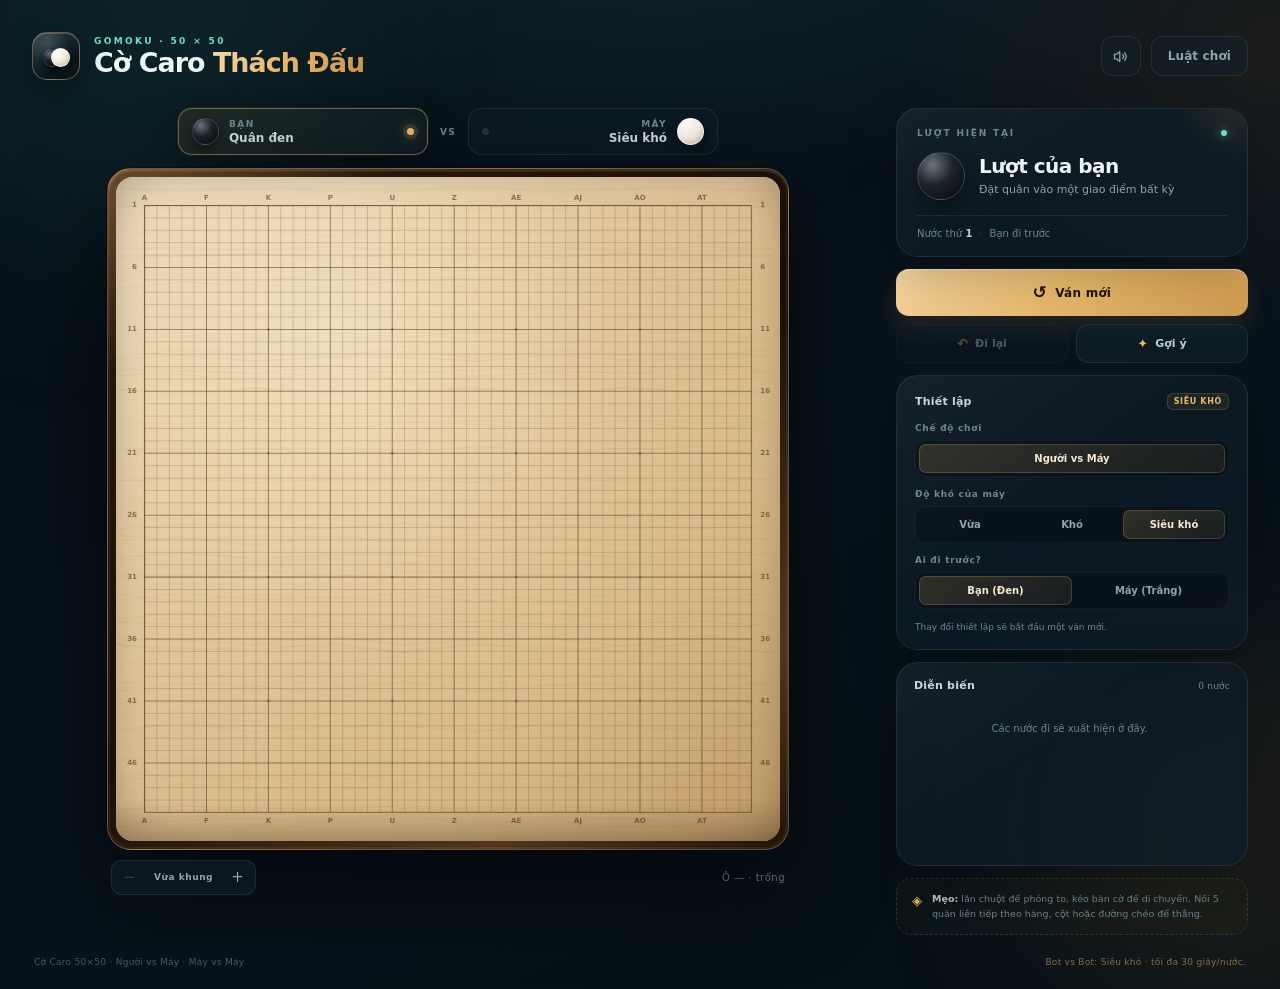
<file: index.html>
<!DOCTYPE html>
<html lang="vi">
<head>
  <meta charset="UTF-8">
  <meta name="viewport" content="width=device-width, initial-scale=1, viewport-fit=cover">
  <meta name="theme-color" content="#071018">
  <meta name="description" content="Cờ caro 50×50 — Người vs Máy hoặc 2 bot Siêu khó tự đấu, tối đa 30 giây mỗi nước.">
  <link rel="icon" href="data:image/svg+xml,%3Csvg xmlns='http://www.w3.org/2000/svg' viewBox='0 0 64 64'%3E%3Crect width='64' height='64' rx='14' fill='%230b1721'/%3E%3Ccircle cx='25' cy='32' r='12' fill='%23151b21' stroke='%23e8b86a' stroke-width='2'/%3E%3Ccircle cx='40' cy='32' r='12' fill='%23f3eadb' stroke='%23e8b86a' stroke-width='2'/%3E%3C/svg%3E">
  <title>Cờ Caro 50×50 — Đấu với máy &amp; Bot vs Bot</title>
  <style>
:root {
  --bg: #071018;
  --bg-soft: #0b1721;
  --panel: rgba(14, 29, 40, 0.72);
  --panel-solid: #0e1d28;
  --panel-2: rgba(20, 38, 50, 0.66);
  --border: rgba(214, 236, 237, 0.09);
  --border-strong: rgba(217, 239, 239, 0.16);
  --text: #edf5f4;
  --muted: #8ea4ad;
  --muted-2: #6f8790;
  --gold: #e8b86a;
  --gold-soft: #f5d9a6;
  --gold-deep: #ba8340;
  --teal: #6be0c5;
  --danger: #f08b7d;
  --shadow: 0 24px 70px rgba(0, 0, 0, 0.45);
  --radius: 22px;
  --font: "Segoe UI", "Be Vietnam Pro", "SF Pro Display", system-ui, -apple-system, sans-serif;
}

* { box-sizing: border-box; }
[hidden] { display: none !important; }

html { color-scheme: dark; }

body {
  margin: 0;
  min-height: 100dvh;
  font-family: var(--font);
  color: var(--text);
  background:
    radial-gradient(ellipse 80% 55% at 50% -15%, rgba(31, 83, 91, 0.34), transparent 62%),
    radial-gradient(ellipse 50% 45% at 100% 5%, rgba(119, 75, 35, 0.18), transparent 60%),
    linear-gradient(155deg, #071018 0%, #08131c 48%, #061016 100%);
  overflow-x: hidden;
  -webkit-font-smoothing: antialiased;
}

body::before {
  content: "";
  position: fixed;
  inset: 0;
  pointer-events: none;
  opacity: 0.38;
  background-image:
    linear-gradient(rgba(255, 255, 255, 0.025) 1px, transparent 1px),
    linear-gradient(90deg, rgba(255, 255, 255, 0.025) 1px, transparent 1px);
  background-size: 48px 48px;
  mask-image: radial-gradient(ellipse at 50% 20%, #000 0%, transparent 72%);
}

.ambient {
  position: fixed;
  border-radius: 999px;
  filter: blur(90px);
  pointer-events: none;
  z-index: 0;
}
.ambient-a {
  width: 420px; height: 420px;
  top: -180px; left: -100px;
  background: rgba(37, 120, 111, 0.17);
  animation: drift 18s ease-in-out infinite alternate;
}
.ambient-b {
  width: 380px; height: 380px;
  right: -140px; bottom: -120px;
  background: rgba(175, 115, 45, 0.12);
  animation: drift 22s ease-in-out infinite alternate-reverse;
}
@keyframes drift {
  from { transform: translate3d(0, 0, 0) scale(1); }
  to { transform: translate3d(30px, 24px, 0) scale(1.08); }
}

button, input { font: inherit; }
button { color: inherit; }
button:focus-visible, a:focus-visible {
  outline: 2px solid var(--gold);
  outline-offset: 3px;
}

.app {
  position: relative;
  z-index: 1;
  width: min(100%, 1360px);
  margin: 0 auto;
  padding: 26px 32px 22px;
}

/* ---------- Header ---------- */
.topbar {
  display: flex;
  align-items: center;
  justify-content: space-between;
  gap: 20px;
  min-height: 60px;
  margin-bottom: 22px;
  animation: rise 0.65s cubic-bezier(.2,.8,.2,1) both;
}
.brand {
  display: flex;
  align-items: center;
  gap: 14px;
  text-decoration: none;
  color: inherit;
  user-select: none;
}
.brand-mark {
  position: relative;
  width: 48px;
  height: 48px;
  flex: 0 0 auto;
  border-radius: 15px;
  background:
    radial-gradient(circle at 32% 22%, rgba(255,255,255,.14), transparent 42%),
    linear-gradient(145deg, #2a3f4a, #0b171e 66%);
  border: 1px solid rgba(232, 184, 106, 0.42);
  box-shadow: inset 0 1px 0 rgba(255,255,255,.18), 0 12px 30px rgba(0,0,0,.35);
}
.brand-mark::before,
.brand-mark::after {
  content: "";
  position: absolute;
  width: 17px;
  height: 17px;
  border-radius: 50%;
  top: 15px;
  box-shadow: 0 4px 8px rgba(0,0,0,.45);
}
.brand-mark::before {
  left: 10px;
  background: radial-gradient(circle at 34% 28%, #67727c, #1b2229 44%, #030506 100%);
  border: 1px solid rgba(255,255,255,.14);
}
.brand-mark::after {
  right: 9px;
  background: radial-gradient(circle at 32% 26%, #ffffff, #f3ebdd 50%, #b7aa96 100%);
  border: 1px solid rgba(255,255,255,.7);
}
.brand-kicker {
  display: block;
  font-size: 9px;
  font-weight: 700;
  letter-spacing: 0.26em;
  color: var(--teal);
  margin-bottom: 4px;
}
.brand-title {
  margin: 0;
  font-size: clamp(21px, 2.1vw, 28px);
  line-height: 1;
  font-weight: 650;
  letter-spacing: -0.035em;
}
.brand-title em {
  font-style: normal;
  background: linear-gradient(110deg, var(--gold-soft), var(--gold) 45%, #c99550);
  -webkit-background-clip: text;
  background-clip: text;
  color: transparent;
}
.top-actions { display: flex; align-items: center; gap: 10px; }
.icon-btn, .ghost-btn {
  border: 1px solid var(--border);
  background: rgba(17, 33, 43, 0.5);
  color: var(--muted);
  border-radius: 12px;
  height: 40px;
  cursor: pointer;
  transition: 0.2s ease;
  backdrop-filter: blur(10px);
}
.icon-btn {
  width: 40px;
  display: inline-grid;
  place-items: center;
}
.icon-btn svg { width: 17px; height: 17px; }
.ghost-btn {
  padding: 0 16px;
  font-size: 12px;
  font-weight: 600;
  letter-spacing: 0.01em;
}
.icon-btn:hover, .ghost-btn:hover {
  color: var(--text);
  border-color: var(--border-strong);
  background: rgba(28, 48, 60, 0.7);
  transform: translateY(-1px);
}
.icon-btn.sound-off { color: var(--muted-2); }

/* ---------- Layout ---------- */
.game-layout {
  display: grid;
  grid-template-columns: minmax(0, 1fr) 352px;
  gap: clamp(18px, 2.5vw, 32px);
  align-items: start;
}
.board-column { min-width: 0; }

.match-strip {
  display: flex;
  align-items: center;
  justify-content: center;
  gap: 12px;
  margin-bottom: 13px;
  animation: rise 0.6s 0.06s cubic-bezier(.2,.8,.2,1) both;
}
.player-card {
  min-width: 0;
  flex: 1 1 0;
  max-width: 250px;
  display: flex;
  align-items: center;
  gap: 10px;
  padding: 9px 13px;
  border-radius: 14px;
  background: rgba(13, 27, 37, 0.56);
  border: 1px solid var(--border);
  transition: 0.25s ease;
  backdrop-filter: blur(12px);
}
.player-card.ai { flex-direction: row-reverse; text-align: right; }
.player-card .label {
  display: block;
  font-size: 9px;
  font-weight: 700;
  letter-spacing: 0.16em;
  color: var(--muted-2);
  text-transform: uppercase;
  margin-bottom: 2px;
}
.player-card .name {
  display: block;
  font-size: 12px;
  font-weight: 600;
  color: #c7d8da;
  white-space: nowrap;
  overflow: hidden;
  text-overflow: ellipsis;
}
.player-card .turn-dot {
  width: 7px; height: 7px;
  border-radius: 50%;
  background: rgba(255,255,255,.12);
  margin-left: auto;
  flex: 0 0 auto;
  transition: 0.25s ease;
}
.player-card.ai .turn-dot { margin-left: 0; margin-right: auto; }
.player-card.active {
  border-color: rgba(232, 184, 106, 0.45);
  background: linear-gradient(135deg, rgba(50, 52, 39, 0.55), rgba(15, 32, 40, 0.72));
  box-shadow: 0 0 0 1px rgba(232,184,106,.08), 0 10px 30px rgba(0,0,0,.25);
}
.player-card.active .turn-dot {
  background: var(--gold);
  box-shadow: 0 0 0 4px rgba(232,184,106,.12), 0 0 14px rgba(232,184,106,.7);
  animation: blink 1.6s ease-in-out infinite;
}
.player-card.ai.active .turn-dot { background: var(--teal); box-shadow: 0 0 0 4px rgba(107,224,197,.12), 0 0 14px rgba(107,224,197,.65); }
.player-card .stone-icon {
  width: 27px; height: 27px;
  border-radius: 50%;
  flex: 0 0 auto;
  box-shadow: 0 4px 10px rgba(0,0,0,.4);
}
.stone-icon.black, .big-stone.black, .mini-stone.black, .turn-stone.black {
  background: radial-gradient(circle at 32% 26%, #6b757d, #1c232a 44%, #050709 100%);
  border: 1px solid rgba(255,255,255,.16);
}
.stone-icon.white, .big-stone.white, .mini-stone.white, .turn-stone.white {
  background: radial-gradient(circle at 32% 25%, #ffffff, #f4ecdf 52%, #bdb09e 100%);
  border: 1px solid rgba(255,255,255,.85);
}
.vs {
  font-size: 9px;
  font-weight: 800;
  letter-spacing: 0.15em;
  color: var(--muted-2);
  flex: 0 0 auto;
}

/* ---------- Board ---------- */
.board-shell {
  width: min(100%, 760px, calc(100dvh - 218px));
  margin: 0 auto;
  animation: rise 0.7s 0.11s cubic-bezier(.2,.8,.2,1) both;
}
.board-frame {
  --frame-pad: 8px;
  position: relative;
  width: 100%;
  aspect-ratio: 1 / 1;
  padding: var(--frame-pad);
  border-radius: 24px;
  background:
    linear-gradient(145deg, #7e5933 0%, #2a1a0e 18%, #1b110a 52%, #5d3d22 82%, #27170c 100%);
  border: 1px solid rgba(244, 206, 148, 0.32);
  box-shadow:
    0 34px 90px rgba(0, 0, 0, 0.55),
    0 3px 0 rgba(255, 221, 170, 0.08) inset,
    0 0 0 1px rgba(0, 0, 0, 0.35);
  isolation: isolate;
}
.board-frame::after {
  content: "";
  position: absolute;
  inset: 1px;
  border-radius: 23px;
  pointer-events: none;
  box-shadow: inset 0 0 0 1px rgba(255, 224, 174, 0.08), inset 0 0 40px rgba(0,0,0,.28);
}
#board {
  display: block;
  position: absolute;
  inset: var(--frame-pad);
  width: calc(100% - var(--frame-pad) * 2);
  height: calc(100% - var(--frame-pad) * 2);
  border-radius: 17px;
  touch-action: none;
  cursor: crosshair;
  background: #dcc096;
}
#board.thinking { cursor: progress; }
#board.game-over { cursor: default; }
#board.bot-mode { cursor: default; }
#board.bot-mode.thinking { cursor: progress; }
#board.grabbing { cursor: grabbing; }

.board-hover-info {
  position: absolute;
  top: 21px;
  left: 22px;
  padding: 5px 9px;
  font-size: 9px;
  font-weight: 600;
  letter-spacing: 0.05em;
  color: rgba(48, 32, 16, 0.72);
  background: rgba(255, 246, 226, 0.56);
  border: 1px solid rgba(73, 49, 26, 0.13);
  border-radius: 8px;
  backdrop-filter: blur(6px);
  pointer-events: none;
  opacity: 0;
  transform: translateY(-3px);
  transition: 0.2s ease;
  z-index: 2;
}
.board-hover-info.visible { opacity: 1; transform: translateY(0); }

.thinking-pill {
  position: absolute;
  top: 20px;
  right: 20px;
  z-index: 3;
  display: inline-flex;
  align-items: center;
  gap: 8px;
  height: 32px;
  padding: 0 12px;
  border-radius: 999px;
  font-size: 10px;
  font-weight: 600;
  color: #f7e7c8;
  background: rgba(14, 25, 31, 0.78);
  border: 1px solid rgba(232, 184, 106, 0.28);
  box-shadow: 0 8px 24px rgba(0,0,0,.3);
  backdrop-filter: blur(12px);
  opacity: 0;
  transform: translateY(-6px);
  pointer-events: none;
  transition: 0.25s ease;
}
.thinking-pill.show { opacity: 1; transform: translateY(0); }
.spinner {
  width: 11px; height: 11px;
  border-radius: 50%;
  border: 1.5px solid rgba(232,184,106,.25);
  border-top-color: var(--gold);
  animation: spin 0.8s linear infinite;
}
.thinking-pill .dots {
  color: var(--gold);
  letter-spacing: 0.08em;
  width: 13px;
  overflow: hidden;
  animation: dots 1.4s steps(4, end) infinite;
}

.board-tools {
  display: flex;
  align-items: center;
  justify-content: space-between;
  gap: 12px;
  margin-top: 10px;
  padding: 0 4px;
}
.zoom-group {
  display: flex;
  align-items: center;
  gap: 2px;
  background: rgba(15, 30, 40, 0.66);
  border: 1px solid var(--border);
  border-radius: 11px;
  padding: 3px;
  backdrop-filter: blur(10px);
}
.zoom-group button {
  border: 0;
  background: transparent;
  color: var(--muted);
  height: 27px;
  min-width: 29px;
  padding: 0 8px;
  border-radius: 8px;
  font-size: 15px;
  line-height: 1;
  cursor: pointer;
  transition: 0.18s ease;
}
.zoom-group button:nth-child(2) {
  font-size: 9px;
  font-weight: 700;
  letter-spacing: 0.06em;
  min-width: 68px;
}
.zoom-group button:hover:not(:disabled) { color: var(--text); background: rgba(255,255,255,.07); }
.zoom-group button:disabled { opacity: .3; cursor: default; }
.coord-readout {
  font-size: 10px;
  letter-spacing: 0.05em;
  color: var(--muted-2);
  font-variant-numeric: tabular-nums;
  min-width: 88px;
  text-align: right;
}

/* ---------- Side panel ---------- */
.side-column {
  display: flex;
  flex-direction: column;
  gap: 12px;
  animation: rise 0.7s 0.16s cubic-bezier(.2,.8,.2,1) both;
}
.glass {
  background:
    linear-gradient(145deg, rgba(255,255,255,0.035), transparent 42%),
    var(--panel);
  border: 1px solid var(--border);
  border-radius: var(--radius);
  box-shadow: 0 18px 50px rgba(0,0,0,.22);
  backdrop-filter: blur(18px);
}
.turn-panel { padding: 19px 20px 17px; position: relative; overflow: hidden; }
.turn-panel::before {
  content: "";
  position: absolute;
  width: 180px; height: 180px;
  right: -95px; top: -120px;
  background: radial-gradient(circle, rgba(232,184,106,.16), transparent 65%);
  pointer-events: none;
}
.turn-top {
  display: flex;
  justify-content: space-between;
  align-items: center;
  margin-bottom: 14px;
}
.eyebrow {
  font-size: 9px;
  font-weight: 750;
  letter-spacing: 0.2em;
  color: var(--muted-2);
}
.live-dot {
  width: 6px; height: 6px;
  border-radius: 50%;
  background: var(--teal);
  box-shadow: 0 0 10px rgba(107,224,197,.7);
  animation: blink 1.8s ease-in-out infinite;
}
.turn-main { display: flex; align-items: center; gap: 14px; }
.big-stone {
  width: 48px; height: 48px;
  flex: 0 0 auto;
  border-radius: 50%;
  box-shadow: 0 10px 22px rgba(0,0,0,.4);
  transition: 0.3s ease;
}
.big-stone.ai-turn {
  border-color: rgba(107,224,197,.5);
  box-shadow: 0 0 0 5px rgba(107,224,197,.07), 0 8px 30px rgba(0,0,0,.45), 0 0 24px rgba(107,224,197,.18);
}
.turn-main h2 {
  margin: 0 0 4px;
  font-size: 20px;
  line-height: 1.15;
  letter-spacing: -0.025em;
  font-weight: 650;
}
.turn-main p {
  margin: 0;
  font-size: 11px;
  color: var(--muted);
  line-height: 1.4;
}
.turn-meta {
  display: flex;
  align-items: center;
  gap: 7px;
  margin-top: 15px;
  padding-top: 12px;
  border-top: 1px solid var(--border);
  font-size: 10px;
  color: var(--muted-2);
  font-variant-numeric: tabular-nums;
}
.turn-meta strong { color: #c7d6d7; font-weight: 650; }
.turn-meta .sep { opacity: .45; }

.think-limit {
  margin-top: 11px;
  padding-top: 10px;
  border-top: 1px solid var(--border);
}
.think-limit-head {
  display: flex;
  align-items: center;
  justify-content: space-between;
  gap: 10px;
  margin-bottom: 7px;
  font-size: 9px;
  color: var(--muted-2);
  font-variant-numeric: tabular-nums;
}
.think-limit-head span:last-child { color: var(--gold); font-weight: 650; }
.think-track {
  height: 4px;
  border-radius: 99px;
  overflow: hidden;
  background: rgba(255, 255, 255, .06);
  box-shadow: inset 0 1px 2px rgba(0,0,0,.25);
}
.think-track span {
  display: block;
  width: 0%;
  height: 100%;
  border-radius: inherit;
  background: linear-gradient(90deg, #8fcfc1, var(--gold));
  box-shadow: 0 0 10px rgba(232,184,106,.35);
  transition: width .12s linear;
}

.actions-panel { display: flex; flex-direction: column; gap: 8px; }
.primary, .soft {
  border: 0;
  border-radius: 13px;
  cursor: pointer;
  transition: 0.2s ease;
  font-weight: 650;
}
.primary {
  color: #1e170b;
  background: linear-gradient(135deg, #f4d5a0, #e8b86a 48%, #cf9a52);
  box-shadow: 0 10px 24px rgba(186, 131, 64, 0.18), inset 0 1px 0 rgba(255,255,255,.45);
}
.primary:hover { transform: translateY(-1px); box-shadow: 0 14px 30px rgba(186,131,64,.25), inset 0 1px 0 rgba(255,255,255,.5); }
.primary:active, .soft:active { transform: translateY(0) scale(.99); }
.primary.big {
  height: 47px;
  font-size: 12px;
  letter-spacing: 0.02em;
  display: flex;
  align-items: center;
  justify-content: center;
  gap: 8px;
}
.primary.big span { font-size: 17px; line-height: 1; }
.action-row { display: grid; grid-template-columns: 1fr 1fr; gap: 8px; }
.soft {
  height: 39px;
  font-size: 11px;
  color: #c0d0d2;
  background: rgba(17, 33, 43, 0.64);
  border: 1px solid var(--border);
  display: flex;
  align-items: center;
  justify-content: center;
  gap: 7px;
}
.soft span { color: var(--gold); font-size: 13px; }
.soft:hover:not(:disabled) { background: rgba(27, 47, 59, 0.8); border-color: var(--border-strong); transform: translateY(-1px); }
.soft:disabled { opacity: .36; cursor: not-allowed; }
.soft.pause-btn {
  border-color: rgba(107, 224, 197, .18);
  color: #cfe8e0;
}
.soft.pause-btn #pauseIcon { color: var(--teal); }
.soft.pause-btn.is-paused {
  color: #f7e8ce;
  border-color: rgba(232, 184, 106, .35);
  background: linear-gradient(135deg, rgba(232,184,106,.15), rgba(17,33,43,.7));
}
.soft.pause-btn.is-paused #pauseIcon,
.soft.pause-btn.is-paused #pauseLabel { color: var(--gold); }

.settings-card { padding: 17px 18px 15px; }
.card-heading {
  display: flex;
  align-items: center;
  justify-content: space-between;
  gap: 10px;
  font-size: 11px;
  font-weight: 700;
  letter-spacing: 0.02em;
  color: #c7d8d9;
  margin-bottom: 13px;
}
.mini-badge {
  font-size: 8px;
  font-weight: 750;
  letter-spacing: 0.08em;
  color: var(--gold);
  background: rgba(232,184,106,.08);
  border: 1px solid rgba(232,184,106,.18);
  border-radius: 6px;
  padding: 3px 6px;
}
.field-label {
  display: block;
  font-size: 9px;
  font-weight: 650;
  letter-spacing: 0.08em;
  color: var(--muted-2);
  margin: 0 0 7px;
}
.segmented {
  display: grid;
  grid-auto-columns: 1fr;
  grid-auto-flow: column;
  padding: 3px;
  border-radius: 10px;
  background: rgba(3, 10, 14, 0.36);
  border: 1px solid rgba(255,255,255,.045);
  margin-bottom: 12px;
}
.segmented button {
  border: 0;
  background: transparent;
  color: var(--muted);
  height: 29px;
  border-radius: 7px;
  font-size: 10px;
  font-weight: 600;
  cursor: pointer;
  transition: 0.18s ease;
  white-space: nowrap;
}
.segmented button:hover { color: var(--text); }
.segmented button.active {
  color: #f5e8ce;
  background: linear-gradient(145deg, rgba(232,184,106,.18), rgba(232,184,106,.07));
  box-shadow: inset 0 0 0 1px rgba(232,184,106,.22);
}
.setting-note {
  margin: 2px 0 0;
  font-size: 9px;
  line-height: 1.45;
  color: var(--muted-2);
}
.bot-config {
  margin: 0 0 12px;
  padding: 10px;
  border-radius: 11px;
  background: linear-gradient(135deg, rgba(107, 224, 197, .055), rgba(232, 184, 106, .035));
  border: 1px solid rgba(107, 224, 197, .1);
}
.bot-config-row {
  display: flex;
  flex-wrap: wrap;
  gap: 6px;
}
.bot-pill {
  display: inline-flex;
  align-items: center;
  gap: 5px;
  padding: 5px 7px;
  border-radius: 7px;
  background: rgba(3, 10, 14, .32);
  border: 1px solid rgba(255,255,255,.055);
  font-size: 8.5px;
  font-weight: 650;
  color: #c8dada;
  white-space: nowrap;
}
.bot-pill .mini-stone { width: 8px; height: 8px; }
.bot-pill b {
  color: var(--gold);
  font-size: 8px;
  font-weight: 700;
}
.bot-time-note {
  display: flex;
  align-items: center;
  gap: 6px;
  margin: 9px 0 0;
  padding-top: 8px;
  border-top: 1px solid rgba(255,255,255,.055);
  font-size: 9px;
  color: var(--muted-2);
}
.bot-time-note span { color: var(--teal); font-size: 11px; }
.bot-time-note strong { color: #e8d4b3; font-weight: 650; }

.history-card { padding: 16px 17px 12px; }
.history-count { font-size: 9px; font-weight: 500; color: var(--muted-2); }
.history-list {
  height: 148px;
  overflow-y: auto;
  overscroll-behavior: contain;
  padding-right: 5px;
  scrollbar-width: thin;
  scrollbar-color: rgba(255,255,255,.12) transparent;
}
.history-list::-webkit-scrollbar { width: 5px; }
.history-list::-webkit-scrollbar-thumb { background: rgba(255,255,255,.12); border-radius: 10px; }
.empty-note {
  margin: 16px 0;
  text-align: center;
  font-size: 10px;
  line-height: 1.5;
  color: var(--muted-2);
}
.history-item {
  display: flex;
  align-items: center;
  gap: 8px;
  height: 28px;
  padding: 0 6px;
  border-radius: 7px;
  font-size: 10px;
  color: var(--muted);
  border: 1px solid transparent;
}
.history-item.latest {
  background: rgba(255,255,255,.04);
  border-color: rgba(255,255,255,.04);
  color: #dce8e8;
}
.move-no {
  width: 18px;
  text-align: right;
  font-variant-numeric: tabular-nums;
  color: var(--muted-2);
  font-size: 9px;
}
.mini-stone { width: 10px; height: 10px; border-radius: 50%; flex: 0 0 auto; }
.move-coord { font-weight: 650; color: #d3e0e1; letter-spacing: 0.02em; min-width: 31px; }
.move-who { color: var(--muted-2); font-size: 9px; margin-left: auto; }
.move-tag {
  font-size: 7px;
  font-weight: 750;
  letter-spacing: 0.05em;
  color: var(--teal);
  background: rgba(107,224,197,.08);
  border: 1px solid rgba(107,224,197,.15);
  border-radius: 4px;
  padding: 2px 4px;
}

.tip-card {
  display: flex;
  gap: 10px;
  padding: 13px 15px;
  border-radius: 15px;
  border: 1px dashed rgba(232,184,106,.17);
  background: rgba(232,184,106,.025);
}
.tip-icon { color: var(--gold); font-size: 13px; line-height: 1.4; }
.tip-card p {
  margin: 0;
  font-size: 9.5px;
  line-height: 1.55;
  color: var(--muted-2);
}
.tip-card strong { color: #b9c9ca; font-weight: 650; }

/* ---------- Result overlay ---------- */
.result-overlay {
  position: absolute;
  inset: var(--frame-pad);
  border-radius: 17px;
  display: grid;
  place-items: center;
  padding: 22px;
  background: rgba(4, 11, 15, 0.52);
  backdrop-filter: blur(7px);
  z-index: 5;
  animation: fade 0.35s ease both;
}
.result-card {
  width: min(100%, 360px);
  padding: 26px 26px 23px;
  text-align: center;
  border-radius: 22px;
  background:
    radial-gradient(circle at 50% 0%, rgba(232,184,106,.13), transparent 56%),
    linear-gradient(155deg, rgba(20, 38, 47, .98), rgba(8, 20, 27, .98));
  border: 1px solid rgba(232, 184, 106, 0.24);
  box-shadow: 0 28px 70px rgba(0,0,0,.55), inset 0 1px 0 rgba(255,255,255,.07);
  animation: pop 0.42s cubic-bezier(.2,.9,.25,1.2) both;
}
.result-kicker {
  font-size: 9px;
  font-weight: 750;
  letter-spacing: 0.22em;
  color: var(--muted-2);
  text-transform: uppercase;
  margin-bottom: 8px;
}
.result-card h2 {
  margin: 0 0 7px;
  font-size: clamp(26px, 4vw, 36px);
  font-weight: 680;
  letter-spacing: -0.045em;
  line-height: 1.05;
  background: linear-gradient(110deg, #f9e6c4, var(--gold) 48%, #c58d45);
  -webkit-background-clip: text;
  background-clip: text;
  color: transparent;
}
.result-card.lose h2 {
  background: linear-gradient(110deg, #e6f4f1, #91cbbf 55%, #558d84);
  -webkit-background-clip: text;
  background-clip: text;
}
.result-card p {
  margin: 0 auto 20px;
  max-width: 270px;
  font-size: 11px;
  line-height: 1.6;
  color: var(--muted);
}
.result-actions { display: grid; grid-template-columns: 1fr 1fr; gap: 8px; }
.result-actions button {
  height: 40px;
  border-radius: 10px;
  font-size: 10px;
  font-weight: 650;
  cursor: pointer;
}
.result-actions .primary { border: 0; }
.result-actions .ghost {
  background: rgba(255,255,255,.04);
  border: 1px solid var(--border);
  color: #c4d4d5;
}
.result-actions .ghost:hover { background: rgba(255,255,255,.08); }

/* ---------- Modal / toast ---------- */
.modal {
  position: fixed;
  inset: 0;
  z-index: 20;
  display: grid;
  place-items: center;
  padding: 22px;
  background: rgba(2, 8, 11, 0.72);
  backdrop-filter: blur(9px);
  animation: fade 0.25s ease both;
}
.modal-card {
  position: relative;
  width: min(100%, 520px);
  max-height: min(86dvh, 700px);
  overflow-y: auto;
  padding: 30px;
  border-radius: 24px;
  background:
    radial-gradient(circle at 100% 0%, rgba(232,184,106,.08), transparent 40%),
    linear-gradient(155deg, #11232e, #0a171f);
  border: 1px solid rgba(214,235,236,.12);
  box-shadow: 0 40px 100px rgba(0,0,0,.6);
  animation: pop 0.35s cubic-bezier(.2,.9,.25,1.1) both;
}
.modal-close {
  position: absolute;
  right: 15px; top: 15px;
  width: 31px; height: 31px;
  border-radius: 9px;
  border: 1px solid var(--border);
  background: rgba(255,255,255,.03);
  color: var(--muted);
  cursor: pointer;
  font-size: 17px;
  line-height: 1;
}
.modal-close:hover { color: var(--text); background: rgba(255,255,255,.07); }
.modal h2 {
  margin: 0 0 6px;
  font-size: 25px;
  letter-spacing: -0.035em;
  font-weight: 650;
}
.modal .modal-kicker {
  margin: 0 0 17px;
  font-size: 9px;
  font-weight: 750;
  letter-spacing: 0.2em;
  color: var(--teal);
}
.rule-list { display: grid; gap: 10px; margin: 19px 0 22px; }
.rule-item {
  display: flex;
  gap: 11px;
  padding: 11px 12px;
  border-radius: 11px;
  background: rgba(255,255,255,.025);
  border: 1px solid rgba(255,255,255,.05);
}
.rule-num {
  flex: 0 0 auto;
  width: 20px; height: 20px;
  display: grid;
  place-items: center;
  border-radius: 6px;
  color: var(--gold);
  font-size: 9px;
  font-weight: 750;
  background: rgba(232,184,106,.08);
  border: 1px solid rgba(232,184,106,.16);
}
.rule-item p { margin: 0; font-size: 11px; line-height: 1.55; color: var(--muted); }
.rule-item strong { color: #d8e5e5; font-weight: 600; }
.modal-footer { display: flex; justify-content: flex-end; }
.modal-footer button { height: 38px; padding: 0 20px; border-radius: 10px; font-size: 11px; }

.toast {
  position: fixed;
  left: 50%;
  bottom: 26px;
  z-index: 30;
  transform: translate(-50%, 16px);
  padding: 10px 16px;
  border-radius: 10px;
  color: #dce9e8;
  background: rgba(12, 27, 35, 0.94);
  border: 1px solid rgba(232,184,106,.21);
  box-shadow: 0 16px 40px rgba(0,0,0,.45);
  font-size: 10.5px;
  line-height: 1.4;
  opacity: 0;
  pointer-events: none;
  transition: 0.28s ease;
  max-width: min(90vw, 380px);
  text-align: center;
}
.toast.show { opacity: 1; transform: translate(-50%, 0); }

.footer {
  display: flex;
  align-items: center;
  justify-content: space-between;
  gap: 14px;
  margin-top: 22px;
  padding: 0 2px;
  font-size: 9px;
  color: rgba(142,164,173,.5);
  letter-spacing: 0.03em;
}
.footer span:last-child { color: rgba(232,184,106,.55); }

@keyframes rise {
  from { opacity: 0; transform: translateY(12px); }
  to { opacity: 1; transform: translateY(0); }
}
@keyframes fade { from { opacity: 0; } to { opacity: 1; } }
@keyframes pop {
  from { opacity: 0; transform: scale(.94) translateY(8px); }
  to { opacity: 1; transform: scale(1) translateY(0); }
}
@keyframes spin { to { transform: rotate(360deg); } }
@keyframes blink { 0%, 100% { opacity: 1; } 50% { opacity: .35; } }
@keyframes dots {
  0% { width: 0; }
  100% { width: 13px; }
}

/* ---------- Responsive ---------- */
@media (max-width: 1080px) {
  .app { padding: 20px 22px; }
  .game-layout { grid-template-columns: minmax(0, 1fr) 322px; gap: 18px; }
  .board-shell { width: 100%; max-width: 720px; }
}
@media (max-width: 900px) {
  .game-layout { grid-template-columns: 1fr; }
  .board-shell { width: min(100%, 720px); max-width: none; }
  .side-column {
    display: grid;
    grid-template-columns: 1fr 1fr;
    align-items: start;
  }
  .turn-panel, .actions-panel { grid-column: span 1; }
  .settings-card, .history-card { grid-column: span 1; }
  .tip-card { grid-column: 1 / -1; }
}
@media (max-width: 620px) {
  .app { padding: 15px 13px 18px; }
  .topbar { margin-bottom: 14px; min-height: 48px; }
  .brand { gap: 10px; }
  .brand-mark { width: 39px; height: 39px; border-radius: 12px; }
  .brand-mark::before, .brand-mark::after { width: 14px; height: 14px; top: 12px; }
  .brand-mark::before { left: 8px; }
  .brand-mark::after { right: 7px; }
  .brand-kicker { font-size: 7px; }
  .brand-title { font-size: 18px; }
  .top-actions { gap: 6px; }
  .top-actions .ghost-btn { display: inline-flex; height: 36px; padding: 0 10px; font-size: 9px; }
  .icon-btn { width: 36px; height: 36px; }
  .match-strip { gap: 7px; }
  .player-card { padding: 7px 9px; border-radius: 11px; gap: 7px; }
  .player-card .stone-icon { width: 22px; height: 22px; }
  .player-card .name { font-size: 10px; }
  .player-card .label { font-size: 7px; }
  .player-card .turn-dot { width: 6px; height: 6px; }
  .vs { font-size: 7px; }
  .board-frame { --frame-pad: 5px; border-radius: 18px; }
  #board { border-radius: 13px; }
  .board-hover-info { top: 12px; left: 12px; font-size: 8px; }
  .thinking-pill { top: 11px; right: 11px; height: 28px; font-size: 9px; padding: 0 9px; }
  .board-tools { margin-top: 7px; }
  .side-column { display: flex; align-items: stretch; }
  .turn-panel { padding: 16px 16px 14px; }
  .turn-main h2 { font-size: 18px; }
  .big-stone { width: 42px; height: 42px; }
  .history-list { height: 130px; }
  .footer { margin-top: 16px; flex-direction: column; align-items: flex-start; gap: 4px; }
  .result-card { padding: 22px 18px 18px; }
  .result-actions { grid-template-columns: 1fr; }
  .modal-card { padding: 24px 19px; }
}

@media (prefers-reduced-motion: reduce) {
  *, *::before, *::after {
    animation-duration: 0.01ms !important;
    animation-iteration-count: 1 !important;
    scroll-behavior: auto !important;
  }
}

  </style>
</head>
<body>
  <div class="ambient ambient-a"></div>
  <div class="ambient ambient-b"></div>

  <div class="app">
    <header class="topbar">
      <div class="brand" aria-label="Cờ Caro Thách Đấu">
        <span class="brand-mark" aria-hidden="true"></span>
        <span>
          <span class="brand-kicker">GOMOKU · 50 × 50</span>
          <h1 class="brand-title">Cờ Caro <em>Thách Đấu</em></h1>
        </span>
      </div>
      <div class="top-actions">
        <button class="icon-btn" id="soundBtn" type="button" title="Bật/tắt âm thanh" aria-label="Bật tắt âm thanh">
          <svg id="soundOnIcon" viewBox="0 0 24 24" fill="none" stroke="currentColor" stroke-width="1.8" stroke-linecap="round" stroke-linejoin="round" aria-hidden="true">
            <path d="M11 5 6.8 8.5H3.5v7h3.3L11 19V5Z"></path>
            <path d="M15.2 9.2a4 4 0 0 1 0 5.6"></path>
            <path d="M17.8 6.6a7.6 7.6 0 0 1 0 10.8"></path>
          </svg>
          <svg id="soundOffIcon" viewBox="0 0 24 24" fill="none" stroke="currentColor" stroke-width="1.8" stroke-linecap="round" stroke-linejoin="round" aria-hidden="true" hidden>
            <path d="M11 5 6.8 8.5H3.5v7h3.3L11 19V5Z"></path>
            <path d="m15 9 5 5"></path>
            <path d="m20 9-5 5"></path>
          </svg>
        </button>
        <button class="ghost-btn" id="rulesBtn" type="button">Luật chơi</button>
      </div>
    </header>

    <main class="game-layout">
      <section class="board-column" aria-label="Bàn cờ">
        <div class="match-strip">
          <div class="player-card" id="humanCard">
            <span class="stone-icon black" aria-hidden="true"></span>
            <span>
              <span class="label" id="humanPlayerLabel">Bạn</span>
              <span class="name" id="humanPlayerName">Quân đen</span>
            </span>
            <span class="turn-dot" aria-hidden="true"></span>
          </div>
          <span class="vs">VS</span>
          <div class="player-card ai" id="aiCard">
            <span class="stone-icon white" aria-hidden="true"></span>
            <span>
              <span class="label" id="aiPlayerLabel">Máy</span>
              <span class="name" id="aiLevelLabel">Siêu khó</span>
            </span>
            <span class="turn-dot" aria-hidden="true"></span>
          </div>
        </div>

        <div class="board-shell">
          <div class="board-frame" id="boardFrame">
            <canvas id="board" width="800" height="800" aria-label="Bàn cờ caro 50 hàng 50 cột"></canvas>
            <div class="board-hover-info" id="hoverInfo"></div>
            <div class="thinking-pill" id="thinkingPill" aria-live="polite">
              <span class="spinner" aria-hidden="true"></span>
              <span id="thinkingText">Máy đang suy nghĩ</span>
              <span class="dots" aria-hidden="true">...</span>
            </div>

            <div class="result-overlay" id="resultOverlay" hidden>
              <div class="result-card" id="resultCard">
                <div class="result-kicker" id="resultKicker">Ván đấu kết thúc</div>
                <h2 id="resultTitle">Bạn đã thắng!</h2>
                <p id="resultText"></p>
                <div class="result-actions">
                  <button class="primary" id="playAgainBtn" type="button">Ván mới</button>
                  <button class="ghost" id="reviewBtn" type="button">Xem lại bàn cờ</button>
                </div>
              </div>
            </div>
          </div>

          <div class="board-tools">
            <div class="zoom-group" aria-label="Thu phóng bàn cờ">
              <button id="zoomOutBtn" type="button" title="Thu nhỏ" aria-label="Thu nhỏ">−</button>
              <button id="zoomFitBtn" type="button" title="Xem toàn bộ bàn cờ">Vừa khung</button>
              <button id="zoomInBtn" type="button" title="Phóng to" aria-label="Phóng to">+</button>
            </div>
            <div class="coord-readout" id="coordReadout">Ô — · trống</div>
          </div>
        </div>
      </section>

      <aside class="side-column" aria-label="Thông tin ván đấu">
        <section class="turn-panel glass">
          <div class="turn-top">
            <span class="eyebrow">LƯỢT HIỆN TẠI</span>
            <span class="live-dot" aria-hidden="true"></span>
          </div>
          <div class="turn-main">
            <span class="big-stone black" id="turnStone" aria-hidden="true"></span>
            <div>
              <h2 id="turnTitle">Lượt của bạn</h2>
              <p id="turnSubtitle">Đặt quân vào một giao điểm bất kỳ</p>
            </div>
          </div>
          <div class="turn-meta">
            <span>Nước thứ <strong id="moveCounter">1</strong></span>
            <span class="sep">·</span>
            <span id="thinkMeta">Bạn đi trước</span>
          </div>
          <div class="think-limit" id="thinkLimitBox" hidden>
            <div class="think-limit-head">
              <span id="thinkLimitText">Giới hạn mỗi nước: 30 giây</span>
              <span id="thinkLimitRemain">—</span>
            </div>
            <div class="think-track" aria-hidden="true"><span id="thinkProgress"></span></div>
          </div>
        </section>

        <section class="actions-panel" aria-label="Điều khiển">
          <button class="primary big" id="newGameBtn" type="button"><span aria-hidden="true">↺</span> Ván mới</button>
          <div class="action-row">
            <button class="soft pause-btn" id="pauseBtn" type="button" hidden>
              <span id="pauseIcon" aria-hidden="true">⏸</span>
              <span id="pauseLabel">Tạm dừng</span>
            </button>
            <button class="soft" id="undoBtn" type="button"><span aria-hidden="true">↶</span> Đi lại</button>
            <button class="soft" id="hintBtn" type="button"><span aria-hidden="true">✦</span> Gợi ý</button>
          </div>
        </section>

        <section class="settings-card glass">
          <div class="card-heading">
            <span>Thiết lập</span>
            <span class="mini-badge" id="difficultyBadge">SIÊU KHÓ</span>
          </div>
          <label class="field-label">Chế độ chơi</label>
          <div class="segmented" id="modeGroup" role="group" aria-label="Chế độ chơi">
            <button type="button" data-mode="pve" class="active">Người vs Máy</button>
            <!--<button type="button" data-mode="bot" styl>Máy vs Máy</button> -->
          </div>
          <div id="difficultyField">
            <label class="field-label">Độ khó của máy</label>
            <div class="segmented" id="difficultyGroup" role="group" aria-label="Độ khó">
              <button type="button" data-level="normal">Vừa</button>
              <button type="button" data-level="hard">Khó</button>
              <button type="button" data-level="super" class="active">Siêu khó</button>
            </div>
          </div>
          <div class="bot-config" id="botConfig" hidden>
            <div class="bot-config-row">
              <span class="bot-pill"><span class="mini-stone black" aria-hidden="true"></span> Bot Đen <b>Siêu khó</b></span>
              <span class="bot-pill"><span class="mini-stone white" aria-hidden="true"></span> Bot Trắng <b>Siêu khó</b></span>
            </div>
            <p class="bot-time-note"><span aria-hidden="true">⏱</span> Tối đa <strong>30 giây</strong> cho mỗi nước</p>
          </div>
          <label class="field-label" id="firstLabel">Ai đi trước?</label>
          <div class="segmented" id="firstGroup" role="group" aria-label="Người đi trước">
            <button type="button" data-first="human" id="firstHumanBtn" class="active">Bạn (Đen)</button>
            <button type="button" data-first="ai" id="firstAiBtn">Máy (Trắng)</button>
          </div>
          <p class="setting-note" id="settingsNote">Thay đổi thiết lập sẽ bắt đầu một ván mới.</p>
        </section>

        <section class="history-card glass">
          <div class="card-heading">
            <span>Diễn biến</span>
            <span class="history-count" id="historyCount">0 nước</span>
          </div>
          <div class="history-list" id="historyList">
            <p class="empty-note">Các nước đi sẽ xuất hiện ở đây.</p>
          </div>
        </section>

        <section class="tip-card">
          <span class="tip-icon" aria-hidden="true">◈</span>
          <p><strong>Mẹo:</strong> lăn chuột để phóng to, kéo bàn cờ để di chuyển. Nối 5 quân liên tiếp theo hàng, cột hoặc đường chéo để thắng.</p>
        </section>
      </aside>
    </main>

    <footer class="footer">
      <span>Cờ Caro 50×50 · Người vs Máy · Máy vs Máy</span>
      <span>Bot vs Bot: Siêu khó · tối đa 30 giây/nước.</span>
    </footer>
  </div>

  <div class="modal" id="rulesModal" hidden role="dialog" aria-modal="true" aria-labelledby="rulesTitle">
    <div class="modal-card">
      <button class="modal-close" id="rulesCloseBtn" type="button" aria-label="Đóng">×</button>
      <p class="modal-kicker">HƯỚNG DẪN</p>
      <h2 id="rulesTitle">Luật chơi</h2>
      <div class="rule-list">
        <div class="rule-item">
          <span class="rule-num">01</span>
          <p><strong>Bàn cờ 50 × 50.</strong> Bạn cầm quân đen, máy cầm quân trắng. Mỗi bên lần lượt đặt một quân vào giao điểm còn trống.</p>
        </div>
        <div class="rule-item">
          <span class="rule-num">02</span>
          <p><strong>Nối 5 quân liên tiếp</strong> theo hàng ngang, hàng dọc hoặc đường chéo để giành chiến thắng. Chuỗi từ 5 quân trở lên đều thắng.</p>
        </div>
        <div class="rule-item">
          <span class="rule-num">03</span>
          <p><strong>Không có nước cấm.</strong> Luật chơi tự do, không chặn hai đầu, không giới hạn số quân trên một hàng.</p>
        </div>
        <div class="rule-item">
          <span class="rule-num">04</span>
          <p><strong>Điều khiển:</strong> chạm hoặc bấm để đánh; lăn chuột để phóng to; kéo bàn cờ để di chuyển khi đã phóng to. Trên điện thoại, chụm hai ngón để thu phóng.</p>
        </div>
        <div class="rule-item">
          <span class="rule-num">05</span>
          <p><strong>Trợ giúp:</strong> dùng <strong>Đi lại</strong> để lùi nước, <strong>Gợi ý</strong> để xem nước đi mà máy cho là mạnh nhất cho bạn.</p>
        </div>
        <div class="rule-item">
          <span class="rule-num">06</span>
          <p><strong>Máy vs Máy:</strong> hai bot đều ở mức <strong>Siêu khó</strong> và tự chơi với nhau; mỗi nước được suy nghĩ tối đa <strong>30 giây</strong>. Bạn có thể tạm dừng hoặc tiếp tục theo dõi.</p>
        </div>
      </div>
      <div class="modal-footer">
        <button class="primary" id="rulesPlayBtn" type="button">Đã hiểu</button>
      </div>
    </div>
  </div>

  <div class="toast" id="toast" role="status" aria-live="polite"></div>

  <script id="aiWorkerSource" type="text/js-worker">
/*
 * Cờ Caro 50x50 — bộ máy AI
 * Thuật toán: đánh giá theo mẫu (pattern), alpha-beta có sắp xếp nước đi,
 * tìm thắng bằng chuỗi "tứ" liên hoàn (VCF) và tìm kiếm sâu dần.
 * Không phụ thuộc DOM, có thể chạy trong Web Worker hoặc Node.js.
 */
(function (root) {
  'use strict';

  const N = 50;
  const NN = N * N;
  const DIRS = [[0, 1], [1, 0], [1, 1], [1, -1]];
  const INF = 1e18;
  const WIN = 1e12;

  const S_FIVE = 2.0e9;
  const S_OPEN_FOUR = 3.0e6;
  const S_FOUR = 1.2e5;
  const S_OPEN_THREE = 1.4e4;
  const S_STONE = 2;
  const S_PAIR = 4;

  const OPEN3 = new Set(['001110', '010110', '011010', '011100']);

  // ---------------------------------------------------------------------
  // Bàn cờ tĩnh: 50 hàng + 50 cột + 99 chéo xuôi + 99 chéo ngược = 298
  // đường. Mỗi ô thuộc đúng 4 đường. Nhờ vậy điểm bàn cờ có thể cập nhật
  // tăng dần: chỉ 4 đường đi qua nước vừa đánh thay đổi.
  // ---------------------------------------------------------------------
  const LINES = [];
  const CELL_LINES = Array.from({ length: NN }, () => []);

  function addLine(cells) {
    const id = LINES.length;
    LINES.push(cells);
    for (let i = 0; i < cells.length; i++) CELL_LINES[cells[i]].push(id);
  }

  for (let r = 0; r < N; r++) {
    const cells = [];
    for (let c = 0; c < N; c++) cells.push(r * N + c);
    addLine(cells);
  }
  for (let c = 0; c < N; c++) {
    const cells = [];
    for (let r = 0; r < N; r++) cells.push(r * N + c);
    addLine(cells);
  }
  for (let d = -(N - 1); d <= N - 1; d++) {
    const cells = [];
    const r0 = Math.max(0, d);
    for (let r = r0; r < N && r - d < N; r++) cells.push(r * N + (r - d));
    if (cells.length) addLine(cells);
  }
  for (let s = 0; s <= 2 * N - 2; s++) {
    const cells = [];
    const r0 = Math.max(0, s - (N - 1));
    const r1 = Math.min(N - 1, s);
    for (let r = r0; r <= r1; r++) cells.push(r * N + (s - r));
    if (cells.length) addLine(cells);
  }

  const segCache = new Map();

  function segmentScore(seg) {
    const cached = segCache.get(seg);
    if (cached !== undefined) return cached;

    let score = 0;
    let ones = 0;
    let pairs = 0;
    for (let i = 0; i < seg.length; i++) {
      if (seg.charCodeAt(i) === 49) {
        ones++;
        if (i > 0 && seg.charCodeAt(i - 1) === 49) pairs++;
      }
    }
    if (ones === 0) {
      if (segCache.size < 90000) segCache.set(seg, 0);
      return 0;
    }
    score += ones * S_STONE + pairs * S_PAIR;

    if (seg.indexOf('11111') !== -1) score += S_FIVE;

    // Tứ mở: .XXXX.  (6 ô)
    let at = 0;
    while ((at = seg.indexOf('011110', at)) !== -1) {
      score += S_OPEN_FOUR;
      at++;
    }

    // Mọi cửa sổ 5 ô có 4 quân và 1 ô trống đều tạo ra một mối đe dọa
    // thắng ngay ở ô trống đó (tứ).
    for (let i = 0; i <= seg.length - 5; i++) {
      let o = 0;
      let z = 0;
      for (let j = i; j < i + 5; j++) {
        const c = seg.charCodeAt(j);
        if (c === 49) o++;
        else if (c === 48) z++;
      }
      if (o === 4 && z === 1) score += S_FOUR;
    }

    // Ba mở / ba gãy có thể biến thành tứ mở sau một nước.
    for (let i = 0; i <= seg.length - 6; i++) {
      if (OPEN3.has(seg.substr(i, 6))) score += S_OPEN_THREE;
    }

    if (segCache.size < 90000) segCache.set(seg, score);
    return score;
  }

  function scoreLinePair(cells, board) {
    let a = '';
    let b = '';
    for (let i = 0; i < cells.length; i++) {
      const v = board[cells[i]];
      if (v === 0) {
        a += '0';
        b += '0';
      } else if (v === 1) {
        a += '1';
        b += '2';
      } else {
        a += '2';
        b += '1';
      }
    }
    let sa = 0;
    let sb = 0;
    const partsA = a.split('2');
    for (let i = 0; i < partsA.length; i++) sa += segmentScore(partsA[i]);
    const partsB = b.split('2');
    for (let i = 0; i < partsB.length; i++) sb += segmentScore(partsB[i]);
    return [sa, sb];
  }

  const now = typeof performance !== 'undefined' && performance.now
    ? () => performance.now()
    : () => Date.now();

  const LEVELS = {
    easy: {
      timeLimit: 280, maxDepth: 1, rootBranch: 12, branch: 8,
      vcfDepth: 0, vcfMs: 0, random: 0.18, label: 'Dễ'
    },
    normal: {
      timeLimit: 750, maxDepth: 2, rootBranch: 18, branch: 11,
      vcfDepth: 5, vcfMs: 220, random: 0, label: 'Vừa'
    },
    hard: {
      timeLimit: 1500, maxDepth: 4, rootBranch: 24, branch: 14,
      vcfDepth: 8, vcfMs: 500, random: 0, label: 'Khó'
    },
    super: {
      timeLimit: 2800, maxDepth: 6, rootBranch: 28, branch: 16,
      vcfDepth: 11, vcfMs: 900, random: 0, label: 'Siêu khó'
    }
  };

  class Engine {
    constructor(boardArray, aiPlayer, options) {
      this.board = new Uint8Array(NN);
      if (boardArray) {
        for (let i = 0; i < NN; i++) this.board[i] = boardArray[i] ? boardArray[i] : 0;
      }
      this.aiPlayer = aiPlayer === 2 ? 2 : 1;
      this.humanPlayer = 3 - this.aiPlayer;
      this.level = (options && options.level) || 'super';
      this.cfg = Object.assign({}, LEVELS[this.level] || LEVELS.super, options || {});
      this.start = now();
      this.deadline = this.start + this.cfg.timeLimit;
      this.timedOut = false;
      this.vcfTimedOut = false;
      this.nodes = 0;
      this.stack = [];
      this.near = new Uint8Array(NN);
      this.total = [0, 0, 0];
      this.lineScores = new Array(LINES.length);
      this.stoneCount = 0;
      this.bestRoot = -1;
      this.bestScore = -INF;

      for (let i = 0; i < NN; i++) {
        if (this.board[i]) {
          this.stoneCount++;
          this.bumpNear(i, 1);
        }
      }

      for (let l = 0; l < LINES.length; l++) {
        const sc = scoreLinePair(LINES[l], this.board);
        this.lineScores[l] = sc;
        this.total[1] += sc[0];
        this.total[2] += sc[1];
      }
    }

    bumpNear(idx, delta) {
      const r = (idx / N) | 0;
      const c = idx % N;
      const r0 = Math.max(0, r - 2);
      const r1 = Math.min(N - 1, r + 2);
      const c0 = Math.max(0, c - 2);
      const c1 = Math.min(N - 1, c + 2);
      for (let rr = r0; rr <= r1; rr++) {
        const base = rr * N;
        for (let cc = c0; cc <= c1; cc++) {
          this.near[base + cc] += delta;
        }
      }
    }

    doMove(idx, player) {
      const lids = CELL_LINES[idx];
      const old = new Array(4);
      const neu = new Array(4);
      for (let i = 0; i < 4; i++) old[i] = this.lineScores[lids[i]];
      this.board[idx] = player;
      for (let i = 0; i < 4; i++) {
        const lid = lids[i];
        const sc = scoreLinePair(LINES[lid], this.board);
        neu[i] = sc;
        this.total[1] += sc[0] - old[i][0];
        this.total[2] += sc[1] - old[i][1];
        this.lineScores[lid] = sc;
      }
      this.bumpNear(idx, 1);
      this.stoneCount++;
      this.stack.push({ idx, player, lids, old, neu });
      return this;
    }

    undoMove() {
      const m = this.stack.pop();
      if (!m) return this;
      this.board[m.idx] = 0;
      this.bumpNear(m.idx, -1);
      this.stoneCount--;
      for (let i = 0; i < 4; i++) {
        const lid = m.lids[i];
        this.total[1] -= m.neu[i][0] - m.old[i][0];
        this.total[2] -= m.neu[i][1] - m.old[i][1];
        this.lineScores[lid] = m.old[i];
      }
      return this;
    }

    isWinningMove(idx, player) {
      if (this.board[idx] !== 0) return false;
      const r = (idx / N) | 0;
      const c = idx % N;
      for (let d = 0; d < 4; d++) {
        const dr = DIRS[d][0];
        const dc = DIRS[d][1];
        let count = 1;
        let rr = r + dr;
        let cc = c + dc;
        while (rr >= 0 && rr < N && cc >= 0 && cc < N && this.board[rr * N + cc] === player) {
          count++;
          rr += dr;
          cc += dc;
        }
        rr = r - dr;
        cc = c - dc;
        while (rr >= 0 && rr < N && cc >= 0 && cc < N && this.board[rr * N + cc] === player) {
          count++;
          rr -= dr;
          cc -= dc;
        }
        if (count >= 5) return true;
      }
      return false;
    }

    winningLine(idx, player) {
      if (this.board[idx] !== player) return [];
      const r = (idx / N) | 0;
      const c = idx % N;
      for (let d = 0; d < 4; d++) {
        const dr = DIRS[d][0];
        const dc = DIRS[d][1];
        const cells = [idx];
        let rr = r + dr;
        let cc = c + dc;
        while (rr >= 0 && rr < N && cc >= 0 && cc < N && this.board[rr * N + cc] === player) {
          cells.push(rr * N + cc);
          rr += dr;
          cc += dc;
        }
        rr = r - dr;
        cc = c - dc;
        while (rr >= 0 && rr < N && cc >= 0 && cc < N && this.board[rr * N + cc] === player) {
          cells.unshift(rr * N + cc);
          rr -= dr;
          cc -= dc;
        }
        if (cells.length >= 5) return cells;
      }
      return [];
    }

    findWinningCell(player) {
      for (let i = 0; i < NN; i++) {
        if (this.board[i] === 0 && this.near[i] > 0 && this.isWinningMove(i, player)) return i;
      }
      return -1;
    }

    findWinningCells(player) {
      const out = [];
      for (let i = 0; i < NN; i++) {
        if (this.board[i] === 0 && this.near[i] > 0 && this.isWinningMove(i, player)) out.push(i);
      }
      return out;
    }

    /*
     * Phân tích một nước đặt quân (giả lập) trong phạm vi 4 ô mỗi hướng.
     * Trả về số ô thắng ngay được tạo ra, tứ mở và ba mở.
     */
    analyzeAt(idx, player) {
      this.board[idx] = player;
      const r = (idx / N) | 0;
      const c = idx % N;
      const winCells = new Set();
      let win = false;
      let openFour = 0;
      let openThree = 0;

      for (let d = 0; d < 4; d++) {
        const dr = DIRS[d][0];
        const dc = DIRS[d][1];
        const vals = new Array(9);
        const ids = new Array(9);
        for (let k = -4; k <= 4; k++) {
          const rr = r + dr * k;
          const cc = c + dc * k;
          const p = k + 4;
          if (rr < 0 || rr >= N || cc < 0 || cc >= N) {
            vals[p] = 9;
            ids[p] = -1;
          } else {
            const id = rr * N + cc;
            vals[p] = this.board[id];
            ids[p] = id;
          }
        }

        // 5 cửa sổ chứa ô trung tâm.
        for (let s = 0; s <= 4; s++) {
          let own = 0;
          let empty = 0;
          let bad = 0;
          let emptyId = -1;
          for (let j = s; j < s + 5; j++) {
            const v = vals[j];
            if (v === player) own++;
            else if (v === 0) {
              empty++;
              emptyId = ids[j];
            } else bad++;
          }
          if (bad === 0) {
            if (own === 5) win = true;
            else if (own === 4 && empty === 1 && emptyId >= 0) winCells.add(emptyId);
          }
        }

        // 6 cửa sổ để nhận diện tứ mở và ba mở.
        for (let s = 0; s <= 3; s++) {
          let bad = false;
          let str = '';
          for (let j = s; j < s + 6; j++) {
            const v = vals[j];
            if (v === 9) {
              bad = true;
              break;
            }
            if (v !== 0 && v !== player) {
              bad = true;
              break;
            }
            str += v === player ? '1' : '0';
          }
          if (bad) continue;
          if (str === '011110') openFour++;
          else if (OPEN3.has(str)) openThree++;
        }
      }

      this.board[idx] = 0;
      return { win, winCells: Array.from(winCells), openFour, openThree };
    }

    orderScore(idx, own, opp) {
      if (own.win) return 1e17;
      let s = 0;
      const nOwnWins = own.winCells.length;
      const nOppWins = opp.winCells.length;

      if (opp.win) s += 5e13;
      if (nOwnWins >= 2) s += 2.0e12;
      else if (nOwnWins === 1) s += 4.0e8;
      s += own.openFour * 5.0e11;

      if (nOppWins >= 2) s += 2.0e11;
      else if (nOppWins === 1) s += 8.0e9;

      s += own.openThree * 6.0e6;
      s += opp.openThree * 4.5e6;
      if (own.openThree >= 2) s += 9.0e9;
      if (opp.openThree >= 2) s += 7.0e9;

      const r = (idx / N) | 0;
      const c = idx % N;
      const cd = Math.max(Math.abs(r - 25), Math.abs(c - 25));
      s += (25 - cd) * 2;

      let adj = 0;
      for (let dr = -1; dr <= 1; dr++) {
        for (let dc = -1; dc <= 1; dc++) {
          if (!dr && !dc) continue;
          const rr = r + dr;
          const cc = c + dc;
          if (rr >= 0 && rr < N && cc >= 0 && cc < N && this.board[rr * N + cc]) adj++;
        }
      }
      s += adj * 16;
      return s;
    }

    rankMoves(player, limit) {
      const opp = 3 - player;
      const moves = [];
      if (this.timedOut) return moves;
      let checked = 0;
      for (let i = 0; i < NN; i++) {
        if (this.board[i] !== 0 || this.near[i] === 0) continue;
        if (this.isWinningMove(i, player)) {
          return [{ idx: i, score: 1e17, immediate: true }];
        }
        const own = this.analyzeAt(i, player);
        const def = this.analyzeAt(i, opp);
        moves.push({ idx: i, score: this.orderScore(i, own, def) });
        checked++;
        if ((checked & 127) === 0 && now() > this.deadline) {
          this.timedOut = true;
          return moves;
        }
      }
      moves.sort((a, b) => b.score - a.score);
      if (moves.length > limit) moves.length = limit;
      return moves;
    }

    evaluate(player) {
      const opp = 3 - player;
      return this.total[player] - this.total[opp] * 1.12;
    }

    branchLimit(ply) {
      const base = this.cfg.branch;
      if (ply <= 1) return base;
      if (ply === 2) return Math.max(8, base - 2);
      if (ply === 3) return Math.max(7, base - 4);
      return Math.max(5, base - 6);
    }

    negamax(depth, player, alpha, beta, ply) {
      if (this.timedOut) return 0;
      if ((++this.nodes & 511) === 0 && now() > this.deadline) {
        this.timedOut = true;
        return 0;
      }
      if (depth <= 0) return this.evaluate(player);

      const moves = this.rankMoves(player, this.branchLimit(ply));
      if (!moves.length) return this.evaluate(player);
      let best = -INF;

      for (let i = 0; i < moves.length; i++) {
        const m = moves[i];
        if (m.immediate) return WIN - ply;
        if (this.isWinningMove(m.idx, player)) return WIN - ply;
        this.doMove(m.idx, player);
        const val = -this.negamax(depth - 1, 3 - player, -beta, -alpha, ply + 1);
        this.undoMove();
        if (this.timedOut) return 0;
        if (val > best) best = val;
        if (best > alpha) alpha = best;
        if (alpha >= beta) break;
      }
      return best;
    }

    searchRoot(rootMoves, depth) {
      let alpha = -INF;
      let bestMove = null;
      let bestScore = -INF;
      const ai = this.aiPlayer;
      for (let i = 0; i < rootMoves.length; i++) {
        if (this.timedOut) break;
        const idx = rootMoves[i].idx;
        if (this.isWinningMove(idx, ai)) {
          return { move: idx, score: WIN, completed: true };
        }
        this.doMove(idx, ai);
        const val = -this.negamax(depth - 1, this.humanPlayer, -INF, -alpha, 1);
        this.undoMove();
        if (this.timedOut) break;
        if (val > bestScore) {
          bestScore = val;
          bestMove = idx;
        }
        if (val > alpha) alpha = val;
      }
      return { move: bestMove, score: bestScore, completed: !this.timedOut };
    }

    vcfSearch(depth, deadline) {
      if (this.vcfTimedOut || depth <= 0 || now() > deadline) {
        this.vcfTimedOut = true;
        return null;
      }
      const ai = this.aiPlayer;
      const human = this.humanPlayer;

      const immediate = this.findWinningCell(ai);
      if (immediate >= 0) return [immediate];
      if (this.findWinningCell(human) >= 0) return null;

      const forcing = [];
      for (let i = 0; i < NN; i++) {
        if (this.board[i] !== 0 || this.near[i] === 0) continue;
        const info = this.analyzeAt(i, ai);
        if (info.win || info.winCells.length > 0) {
          forcing.push({
            idx: i,
            score: info.winCells.length * 100000 + info.openThree * 50 + info.openFour * 500
          });
        }
        if ((i & 255) === 0 && now() > deadline) {
          this.vcfTimedOut = true;
          return null;
        }
      }

      forcing.sort((a, b) => b.score - a.score);
      const limit = Math.min(forcing.length, 16);

      for (let k = 0; k < limit; k++) {
        if (now() > deadline) {
          this.vcfTimedOut = true;
          return null;
        }
        const m = forcing[k];
        const info = this.analyzeAt(m.idx, ai);
        if (info.win) {
          this.doMove(m.idx, ai);
          this.undoMove();
          return [m.idx];
        }
        if (info.winCells.length === 0) continue;

        this.doMove(m.idx, ai);

        if (info.winCells.length >= 2) {
          this.undoMove();
          return [m.idx];
        }

        const block = info.winCells[0];
        if (this.board[block] !== 0) {
          this.undoMove();
          continue;
        }
        this.doMove(block, human);
        if (this.isWinningMove(block, human)) {
          this.undoMove();
          this.undoMove();
          continue;
        }
        const rest = this.vcfSearch(depth - 1, deadline);
        this.undoMove();
        this.undoMove();
        if (rest) return [m.idx].concat(rest);
        if (this.vcfTimedOut) return null;
      }
      return null;
    }

    chooseMove() {
      const ai = this.aiPlayer;
      const human = this.humanPlayer;
      const stats = {
        level: this.level,
        source: 'search',
        depth: 0,
        nodes: 0,
        elapsed: 0,
        vcf: []
      };

      if (this.stoneCount === 0) {
        stats.source = 'opening';
        stats.elapsed = Math.round(now() - this.start);
        return { row: 25, col: 25, idx: 25 * N + 25, stats };
      }

      // Khai cuộc nhỏ: phản hồi tức thì ở nước đầu, vẫn giữ thế cân bằng.
      if (this.stoneCount === 1) {
        let opening = 25 * N + 25;
        if (this.board[opening] !== 0) {
          opening = 24 * N + 24;
        }
        if (this.board[opening] === 0) {
          stats.source = 'opening';
          stats.elapsed = Math.round(now() - this.start);
          return { row: (opening / N) | 0, col: opening % N, idx: opening, stats };
        }
      }

      // 1) Thắng ngay.
      let move = this.findWinningCell(ai);
      if (move >= 0) {
        stats.source = 'win';
        stats.elapsed = Math.round(now() - this.start);
        return { row: (move / N) | 0, col: move % N, idx: move, stats };
      }

      // 2) Chặn đối thủ thắng ngay.
      const blocks = this.findWinningCells(human);
      if (blocks.length > 0) {
        let block = blocks[0];
        if (blocks.length > 1) {
          // Đã thua chắc; chọn ô chặn "có lợi" nhất để ván cờ vẫn tự nhiên.
          let bestScore = -INF;
          for (let i = 0; i < blocks.length; i++) {
            const idx = blocks[i];
            const own = this.analyzeAt(idx, ai);
            const def = this.analyzeAt(idx, human);
            const sc = this.orderScore(idx, own, def);
            if (sc > bestScore) {
              bestScore = sc;
              block = idx;
            }
          }
        }
        stats.source = 'block';
        stats.elapsed = Math.round(now() - this.start);
        return { row: (block / N) | 0, col: block % N, idx: block, stats };
      }

      // 3) Chuỗi tứ liên hoàn (VCF): tấn công cưỡng bức nhiều nước.
      if (this.cfg.vcfDepth > 0 && this.cfg.vcfMs > 0) {
        const vcfDeadline = Math.min(this.deadline, this.start + this.cfg.vcfMs);
        const seq = this.vcfSearch(this.cfg.vcfDepth, vcfDeadline);
        if (seq && seq.length) {
          const idx = seq[0];
          stats.source = 'vcf';
          stats.vcf = seq.map((x) => ({ row: (x / N) | 0, col: x % N }));
          stats.elapsed = Math.round(now() - this.start);
          return { row: (idx / N) | 0, col: idx % N, idx, stats };
        }
      }

      // 4) Tìm kiếm alpha-beta sâu dần.
      const rootMoves = this.rankMoves(ai, this.cfg.rootBranch);
      if (!rootMoves.length) {
        // Dự phòng hiếm gặp.
        for (let i = 0; i < NN; i++) {
          if (this.board[i] === 0) {
            stats.source = 'fallback';
            stats.elapsed = Math.round(now() - this.start);
            return { row: (i / N) | 0, col: i % N, idx: i, stats };
          }
        }
        return null;
      }

      let bestMove = rootMoves[0].idx;
      let bestScore = -INF;
      let reachedDepth = 0;
      const maxDepth = this.cfg.maxDepth;

      for (let depth = 2; depth <= maxDepth; depth += 2) {
        if (now() >= this.deadline) break;
        const result = this.searchRoot(rootMoves, depth);
        if (this.timedOut) break;
        if (result && result.move !== null) {
          bestMove = result.move;
          bestScore = result.score;
          reachedDepth = depth;
          if (bestScore > WIN / 2) break;
        }
        // Nếu thời gian còn quá ít cho vòng tiếp theo thì dừng.
        if (this.deadline - now() < 120) break;
      }

      // Nước "nhiễu" rất nhỏ cho chế độ Dễ, tránh lặp lại y hệt.
      if (this.cfg.random && rootMoves.length > 1 && Math.random() < this.cfg.random) {
        const pool = rootMoves.slice(0, Math.min(5, rootMoves.length));
        bestMove = pool[(Math.random() * pool.length) | 0].idx;
        stats.source = 'easy-random';
      }

      stats.depth = reachedDepth;
      stats.nodes = this.nodes;
      stats.elapsed = Math.round(now() - this.start);
      stats.score = Math.round(bestScore);
      return { row: (bestMove / N) | 0, col: bestMove % N, idx: bestMove, stats };
    }
  }

  function chooseMove(boardArray, aiPlayer, options) {
    const engine = new Engine(boardArray, aiPlayer, options);
    const result = engine.chooseMove();
    if (result) {
      result.stats.nodes = engine.nodes;
      result.stats.elapsed = Math.round(now() - engine.start);
      if (!result.stats.depth) result.stats.depth = 0;
    }
    return result;
  }

  const API = {
    N,
    NN,
    LEVELS,
    Engine,
    chooseMove,
    isWinningMove(boardArray, idx, player) {
      const e = new Engine(boardArray, player, { timeLimit: 1, maxDepth: 1, vcfDepth: 0, vcfMs: 0 });
      return e.isWinningMove(idx, player);
    },
    getWinningLine(boardArray, idx, player) {
      const e = new Engine(boardArray, player, { timeLimit: 1, maxDepth: 1, vcfDepth: 0, vcfMs: 0 });
      return e.winningLine(idx, player);
    }
  };

  if (typeof module !== 'undefined' && module.exports) module.exports = API;
  root.GomokuAI = API;
})(typeof self !== 'undefined' ? self : globalThis);


/* -------------------------------------------------------------------
 * Giao thức Web Worker
 * ------------------------------------------------------------------- */
(function () {
  'use strict';
  self.onmessage = function (event) {
    var msg = event.data || {};
    if (msg.type !== 'move' && msg.type !== 'hint') return;
    try {
      var board = new Uint8Array(2500);
      var source = msg.board || [];
      for (var i = 0; i < 2500; i++) board[i] = source[i] || 0;
      var opts = { level: msg.level || 'super' };
      if (typeof msg.timeLimit === 'number' && msg.timeLimit > 0) opts.timeLimit = msg.timeLimit;
      var result = self.GomokuAI.chooseMove(board, msg.player === 2 ? 2 : 1, opts);
      self.postMessage({
        type: 'result',
        purpose: msg.type,
        requestId: msg.requestId,
        result: result
      });
    } catch (err) {
      self.postMessage({
        type: 'error',
        purpose: msg.type,
        requestId: msg.requestId,
        message: String(err && err.message ? err.message : err)
      });
    }
  };
})();

  </script>

  <script>
(() => {
  'use strict';

  const N = 50;
  const NN = N * N;
  const TAU = Math.PI * 2;
  const LEVEL_LABELS = { normal: 'Vừa', hard: 'Khó', super: 'Siêu khó' };
  const BOT_TIME_LIMIT = 30000;       // Giới hạn hiển thị và watchdog: 30 giây.
  const BOT_ENGINE_LIMIT = 29500;     // Engine tự dừng trước mốc 30 giây.

  const $ = (id) => document.getElementById(id);
  const clamp = (v, lo, hi) => Math.max(lo, Math.min(hi, v));
  const isBotMode = () => state.mode === 'bot';
  const isBotControlled = (player) => isBotMode() || player === state.ai;
  const playerName = (player) => {
    if (isBotMode()) return player === 1 ? 'Bot Đen' : 'Bot Trắng';
    return player === state.human ? 'Bạn' : 'Máy';
  };

  const els = {
    canvas: $('board'),
    boardFrame: $('boardFrame'),
    humanCard: $('humanCard'),
    aiCard: $('aiCard'),
    humanPlayerLabel: $('humanPlayerLabel'),
    humanPlayerName: $('humanPlayerName'),
    aiPlayerLabel: $('aiPlayerLabel'),
    aiLevelLabel: $('aiLevelLabel'),
    difficultyBadge: $('difficultyBadge'),
    thinkingText: $('thinkingText'),
    turnStone: $('turnStone'),
    turnTitle: $('turnTitle'),
    turnSubtitle: $('turnSubtitle'),
    moveCounter: $('moveCounter'),
    thinkMeta: $('thinkMeta'),
    thinkingPill: $('thinkingPill'),
    hoverInfo: $('hoverInfo'),
    coordReadout: $('coordReadout'),
    resultOverlay: $('resultOverlay'),
    resultCard: $('resultCard'),
    resultKicker: $('resultKicker'),
    resultTitle: $('resultTitle'),
    resultText: $('resultText'),
    playAgainBtn: $('playAgainBtn'),
    reviewBtn: $('reviewBtn'),
    newGameBtn: $('newGameBtn'),
    undoBtn: $('undoBtn'),
    hintBtn: $('hintBtn'),
    pauseBtn: $('pauseBtn'),
    pauseIcon: $('pauseIcon'),
    pauseLabel: $('pauseLabel'),
    modeGroup: $('modeGroup'),
    difficultyField: $('difficultyField'),
    difficultyGroup: $('difficultyGroup'),
    botConfig: $('botConfig'),
    firstLabel: $('firstLabel'),
    firstGroup: $('firstGroup'),
    firstHumanBtn: $('firstHumanBtn'),
    firstAiBtn: $('firstAiBtn'),
    settingsNote: $('settingsNote'),
    thinkLimitBox: $('thinkLimitBox'),
    thinkLimitText: $('thinkLimitText'),
    thinkLimitRemain: $('thinkLimitRemain'),
    thinkProgress: $('thinkProgress'),
    historyList: $('historyList'),
    historyCount: $('historyCount'),
    soundBtn: $('soundBtn'),
    soundOnIcon: $('soundOnIcon'),
    soundOffIcon: $('soundOffIcon'),
    rulesBtn: $('rulesBtn'),
    rulesModal: $('rulesModal'),
    rulesCloseBtn: $('rulesCloseBtn'),
    rulesPlayBtn: $('rulesPlayBtn'),
    zoomInBtn: $('zoomInBtn'),
    zoomOutBtn: $('zoomOutBtn'),
    zoomFitBtn: $('zoomFitBtn'),
    toast: $('toast')
  };

  const state = {
    board: new Uint8Array(NN),
    human: 1,
    ai: 2,
    turn: 1,
    first: 'human',
    level: 'super',
    mode: 'pve',
    paused: false,
    thinkLimit: 0,
    history: [],
    gameOver: false,
    winner: 0,
    winLine: [],
    thinking: false,
    hintLoading: false,
    hint: -1,
    hintUntil: 0,
    hover: -1,
    lastMove: -1,
    lastPlacedAt: 0,
    winAnimUntil: 0,
    lastAiStats: null,
    pending: null,
    requestSeq: 0,
    sound: true,
    clockTimer: null,
    clockStarted: 0,
    aiDelayTimer: null,
    watchdogTimer: null,
    hintClearTimer: null,
    toastTimer: null,
    resultDismissed: false
  };

  const view = { zoom: 1, panX: 0, panY: 0, initialized: false };
  let W = 0;
  let H = 0;
  let DPR = 1;
  let baseCell = 0;
  let pad = 0;
  let cell = 0;
  let originX = 0;
  let originY = 0;
  let gridSpan = 0;
  let bgCanvas = null;
  let rafId = 0;
  let resizeRaf = 0;
  let worker = null;
  let workerUrl = null;
  let audioCtx = null;
  let blackSprite = null;
  let whiteSprite = null;
  let rulesOpener = null;

  const pointers = new Map();
  let drag = null;
  let pinch = null;

  // -------------------------------------------------------------------
  // Khởi tạo
  // -------------------------------------------------------------------
  function init() {
    loadSettings();
    blackSprite = makeStoneSprite(1);
    whiteSprite = makeStoneSprite(2);
    bindEvents();
    resizeCanvas();
    syncSoundUI();
    syncSegments();
    resetGame();
    maybeShowMobileTip();
  }

  function maybeShowMobileTip() {
    if (!window.matchMedia('(max-width: 620px)').matches) return;
    try {
      if (localStorage.getItem('caro50-tip-seen')) return;
      localStorage.setItem('caro50-tip-seen', '1');
    } catch (_) { /* bỏ qua */ }
    setTimeout(() => {
      showToast('Chạm để đánh · kéo để di chuyển · chụm hai ngón để thu phóng.');
    }, 1300);
  }

  function loadSettings() {
    try {
      const raw = localStorage.getItem('caro50-settings');
      if (!raw) return;
      const data = JSON.parse(raw);
      if (data && LEVEL_LABELS[data.level]) state.level = data.level;
      if (data && (data.first === 'human' || data.first === 'ai')) state.first = data.first;
      if (data && (data.mode === 'pve' || data.mode === 'bot')) state.mode = data.mode;
      if (data && typeof data.sound === 'boolean') state.sound = data.sound;
    } catch (_) { /* bỏ qua */ }
  }

  function saveSettings() {
    try {
      localStorage.setItem('caro50-settings', JSON.stringify({
        level: state.level,
        first: state.first,
        mode: state.mode,
        sound: state.sound
      }));
    } catch (_) { /* bỏ qua */ }
  }

  // -------------------------------------------------------------------
  // Canvas & giao diện bàn cờ
  // -------------------------------------------------------------------
  function scheduleResize() {
    if (resizeRaf) return;
    resizeRaf = requestAnimationFrame(() => {
      resizeRaf = 0;
      resizeCanvas();
    });
  }

  function resizeCanvas() {
    const rect = els.canvas.getBoundingClientRect();
    if (!rect.width || !rect.height) return;
    W = rect.width;
    H = rect.height;
    DPR = Math.min(window.devicePixelRatio || 1, 2.5);
    const pw = Math.max(1, Math.round(W * DPR));
    const ph = Math.max(1, Math.round(H * DPR));
    if (els.canvas.width !== pw || els.canvas.height !== ph) {
      els.canvas.width = pw;
      els.canvas.height = ph;
    }
    pad = Math.max(16, Math.min(W, H) * 0.043);
    baseCell = (Math.min(W, H) - pad * 2) / (N - 1);
    if (!view.initialized) {
      view.initialized = true;
      setDefaultView(false);
    }
    clampPan();
    buildBackground();
    syncZoomButtons();
    requestDraw();
  }

  function setDefaultView(update) {
    if (!baseCell) return;
    view.zoom = W < 560 ? clamp(12 / baseCell, 1.4, 1.8) : 1;
    view.panX = 0;
    view.panY = 0;
    if (update) requestDraw();
  }

  function updateMetrics() {
    cell = baseCell * view.zoom;
    gridSpan = cell * (N - 1);
    originX = (W - gridSpan) / 2 + view.panX;
    originY = (H - gridSpan) / 2 + view.panY;
  }

  function clampPan() {
    if (!baseCell) return;
    const span = baseCell * view.zoom * (N - 1);
    if (span <= W + 1) view.panX = 0;
    else {
      const limit = (span - W) / 2 + W * 0.08;
      view.panX = clamp(view.panX, -limit, limit);
    }
    if (span <= H + 1) view.panY = 0;
    else {
      const limit = (span - H) / 2 + H * 0.08;
      view.panY = clamp(view.panY, -limit, limit);
    }
  }

  function buildBackground() {
    if (!W || !H) return;
    const c = document.createElement('canvas');
    c.width = Math.max(1, Math.round(W * DPR));
    c.height = Math.max(1, Math.round(H * DPR));
    const g = c.getContext('2d');
    g.scale(DPR, DPR);

    const base = g.createLinearGradient(0, 0, W, H);
    base.addColorStop(0, '#ecd5ae');
    base.addColorStop(0.38, '#e2c495');
    base.addColorStop(0.72, '#d9b784');
    base.addColorStop(1, '#cfa974');
    g.fillStyle = base;
    g.fillRect(0, 0, W, H);

    const light = g.createRadialGradient(W * 0.33, H * 0.23, 0, W * 0.38, H * 0.3, Math.max(W, H) * 0.78);
    light.addColorStop(0, 'rgba(255, 248, 226, 0.48)');
    light.addColorStop(0.55, 'rgba(255, 244, 218, 0.12)');
    light.addColorStop(1, 'rgba(255, 244, 218, 0)');
    g.fillStyle = light;
    g.fillRect(0, 0, W, H);

    // Vân gỗ rất nhẹ, ổn định theo kích thước.
    let seed = 0x50c0ffee;
    const rand = () => {
      seed |= 0;
      seed = (seed + 0x6D2B79F5) | 0;
      let t = Math.imul(seed ^ (seed >>> 15), 1 | seed);
      t = (t + Math.imul(t ^ (t >>> 7), 61 | t)) ^ t;
      return ((t ^ (t >>> 14)) >>> 0) / 4294967296;
    };
    for (let i = 0; i < 95; i++) {
      const y0 = rand() * H;
      const amp = 1 + rand() * 5;
      const phase = rand() * TAU;
      g.beginPath();
      for (let x = -8; x <= W + 8; x += Math.max(10, W / 9)) {
        const y = y0 + Math.sin(x / (W * 0.045) + phase) * amp + Math.sin(x / (W * 0.013) + phase * 1.7) * 0.9;
        if (x < 0) g.moveTo(x, y);
        else g.lineTo(x, y);
      }
      g.strokeStyle = `rgba(102, 68, 32, ${0.018 + rand() * 0.033})`;
      g.lineWidth = 0.55 + rand() * 0.9;
      g.stroke();
    }
    for (let i = 0; i < Math.min(1400, W * H / 290); i++) {
      const x = rand() * W;
      const y = rand() * H;
      g.fillStyle = `rgba(91, 60, 27, ${0.018 + rand() * 0.032})`;
      g.fillRect(x, y, 0.8 + rand() * 1.1, 0.6 + rand() * 0.8);
    }

    const sheen = g.createLinearGradient(0, 0, W, H);
    sheen.addColorStop(0, 'rgba(255,255,255,0.10)');
    sheen.addColorStop(0.26, 'rgba(255,255,255,0.02)');
    sheen.addColorStop(0.62, 'rgba(255,255,255,0)');
    sheen.addColorStop(1, 'rgba(64,35,11,0.09)');
    g.fillStyle = sheen;
    g.fillRect(0, 0, W, H);

    const vignette = g.createRadialGradient(W * 0.5, H * 0.46, Math.min(W, H) * 0.18, W * 0.5, H * 0.5, Math.max(W, H) * 0.8);
    vignette.addColorStop(0, 'rgba(60,32,10,0)');
    vignette.addColorStop(0.72, 'rgba(76,45,18,0.025)');
    vignette.addColorStop(1, 'rgba(48,27,10,0.22)');
    g.fillStyle = vignette;
    g.fillRect(0, 0, W, H);

    const edge = g.createLinearGradient(0, 0, 0, H);
    edge.addColorStop(0, 'rgba(255,246,225,0.13)');
    edge.addColorStop(0.04, 'rgba(255,246,225,0)');
    edge.addColorStop(0.94, 'rgba(56,31,10,0)');
    edge.addColorStop(1, 'rgba(50,28,10,0.18)');
    g.fillStyle = edge;
    g.fillRect(0, 0, W, H);

    bgCanvas = c;
  }

  function makeStoneSprite(player) {
    const size = 180;
    const c = document.createElement('canvas');
    c.width = size;
    c.height = size;
    const g = c.getContext('2d');
    const cx = size / 2;
    const cy = size / 2;
    const r = 61;

    g.save();
    g.shadowColor = 'rgba(43, 24, 8, 0.55)';
    g.shadowBlur = 11;
    g.shadowOffsetY = 7;
    g.beginPath();
    g.arc(cx, cy + 2, r, 0, TAU);
    g.fillStyle = '#1a0f06';
    g.fill();
    g.restore();

    g.beginPath();
    g.arc(cx, cy, r, 0, TAU);
    if (player === 1) {
      const grd = g.createRadialGradient(cx - r * 0.36, cy - r * 0.43, r * 0.03, cx + r * 0.08, cy + r * 0.1, r * 1.08);
      grd.addColorStop(0, '#78858e');
      grd.addColorStop(0.12, '#4b555f');
      grd.addColorStop(0.42, '#242b32');
      grd.addColorStop(0.75, '#0d1115');
      grd.addColorStop(1, '#020304');
      g.fillStyle = grd;
      g.fill();
      g.strokeStyle = 'rgba(255,255,255,0.16)';
      g.lineWidth = 1.6;
      g.stroke();

      const shine = g.createRadialGradient(cx - r * 0.4, cy - r * 0.45, 0, cx - r * 0.4, cy - r * 0.45, r * 0.72);
      shine.addColorStop(0, 'rgba(255,255,255,0.19)');
      shine.addColorStop(0.45, 'rgba(255,255,255,0.045)');
      shine.addColorStop(1, 'rgba(255,255,255,0)');
      g.fillStyle = shine;
      g.beginPath();
      g.arc(cx, cy, r, 0, TAU);
      g.fill();
    } else {
      const grd = g.createRadialGradient(cx - r * 0.36, cy - r * 0.44, r * 0.03, cx + r * 0.08, cy + r * 0.1, r * 1.1);
      grd.addColorStop(0, '#ffffff');
      grd.addColorStop(0.22, '#fffaf1');
      grd.addColorStop(0.58, '#f1e7d8');
      grd.addColorStop(0.86, '#d4c5b0');
      grd.addColorStop(1, '#b6a58e');
      g.fillStyle = grd;
      g.fill();
      g.strokeStyle = 'rgba(96, 72, 43, 0.34)';
      g.lineWidth = 1.4;
      g.stroke();

      const shade = g.createRadialGradient(cx + r * 0.28, cy + r * 0.35, r * 0.08, cx + r * 0.3, cy + r * 0.4, r * 1.02);
      shade.addColorStop(0, 'rgba(132, 106, 72, 0)');
      shade.addColorStop(0.72, 'rgba(132, 106, 72, 0.035)');
      shade.addColorStop(1, 'rgba(99, 74, 42, 0.2)');
      g.fillStyle = shade;
      g.beginPath();
      g.arc(cx, cy, r, 0, TAU);
      g.fill();

      const shine = g.createRadialGradient(cx - r * 0.35, cy - r * 0.42, 0, cx - r * 0.35, cy - r * 0.42, r * 0.58);
      shine.addColorStop(0, 'rgba(255,255,255,0.9)');
      shine.addColorStop(0.32, 'rgba(255,255,255,0.2)');
      shine.addColorStop(1, 'rgba(255,255,255,0)');
      g.fillStyle = shine;
      g.beginPath();
      g.arc(cx, cy, r, 0, TAU);
      g.fill();
    }

    return c;
  }

  function requestDraw() {
    if (rafId) return;
    rafId = requestAnimationFrame((t) => {
      rafId = 0;
      draw(t);
      if (isAnimating(t)) requestDraw();
    });
  }

  function isAnimating(t) {
    return (state.winLine.length > 0 && t < state.winAnimUntil) ||
      (state.hint >= 0 && t < state.hintUntil) ||
      (t - state.lastPlacedAt < 240);
  }

  function draw(t) {
    if (!W || !H) return;
    const now = t || performance.now();
    updateMetrics();
    const ctx = els.canvas.getContext('2d');
    ctx.setTransform(DPR, 0, 0, DPR, 0, 0);
    ctx.clearRect(0, 0, W, H);
    if (bgCanvas) ctx.drawImage(bgCanvas, 0, 0, W, H);
    drawGrid(ctx);
    drawWinGlow(ctx, now);
    drawStones(ctx, now);
    drawWinRings(ctx, now);
    drawHover(ctx);
    drawHint(ctx, now);
  }

  function drawGrid(ctx) {
    const major = 'rgba(76, 52, 27, 0.52)';
    const minor = 'rgba(90, 63, 34, 0.31)';
    ctx.save();
    for (let c = 0; c < N; c++) {
      const x = originX + c * cell;
      if (x < -1 || x > W + 1) continue;
      ctx.beginPath();
      ctx.moveTo(x, originY);
      ctx.lineTo(x, originY + gridSpan);
      ctx.strokeStyle = c % 5 === 0 ? major : minor;
      ctx.lineWidth = c % 5 === 0 ? 1.05 : 0.7;
      ctx.stroke();
    }
    for (let r = 0; r < N; r++) {
      const y = originY + r * cell;
      if (y < -1 || y > H + 1) continue;
      ctx.beginPath();
      ctx.moveTo(originX, y);
      ctx.lineTo(originX + gridSpan, y);
      ctx.strokeStyle = r % 5 === 0 ? major : minor;
      ctx.lineWidth = r % 5 === 0 ? 1.05 : 0.7;
      ctx.stroke();
    }

    ctx.strokeStyle = 'rgba(81, 52, 22, 0.42)';
    ctx.lineWidth = 1.2;
    ctx.strokeRect(originX, originY, gridSpan, gridSpan);

    // Điểm sao mờ ở các mốc 10.
    ctx.fillStyle = 'rgba(74, 48, 22, 0.34)';
    for (let r = 10; r < N; r += 10) {
      for (let c = 10; c < N; c += 10) {
        const x = originX + c * cell;
        const y = originY + r * cell;
        if (x < -4 || x > W + 4 || y < -4 || y > H + 4) continue;
        ctx.beginPath();
        ctx.arc(x, y, Math.max(1.4, cell * 0.075), 0, TAU);
        ctx.fill();
      }
    }

    // Nhãn toạ độ. Khi phóng to sẽ hiện dày hơn.
    const step = view.zoom >= 3 ? 1 : view.zoom >= 1.8 ? 2 : 5;
    const fontSize = clamp(cell * 0.48, 7, 10);
    ctx.font = `600 ${fontSize}px "Segoe UI", system-ui, sans-serif`;
    ctx.fillStyle = 'rgba(71, 48, 23, 0.58)';
    ctx.textBaseline = 'middle';
    ctx.textAlign = 'center';

    const edgeTop = originY - cell * 0.62;
    const edgeBottom = originY + gridSpan + cell * 0.72;
    const topY = edgeTop > 6 ? edgeTop : 11;
    const bottomY = edgeBottom < H - 4 ? edgeBottom : H - 11;
    for (let c = 0; c < N; c += step) {
      const x = originX + c * cell;
      if (x >= 8 && x <= W - 8) {
        ctx.fillText(colName(c), x, topY);
        ctx.fillText(colName(c), x, bottomY);
      }
    }

    const edgeLeft = originX - cell * 0.62;
    const edgeRight = originX + gridSpan + cell * 0.72;
    const leftFixed = edgeLeft <= 10;
    const rightFixed = edgeRight >= W - 4;
    const leftX = leftFixed ? 12 : edgeLeft;
    const rightX = rightFixed ? W - 12 : edgeRight;
    ctx.textAlign = leftFixed ? 'left' : 'right';
    for (let r = 0; r < N; r += step) {
      const y = originY + r * cell;
      if (y >= 8 && y <= H - 8) {
        ctx.fillText(String(r + 1), leftX, y);
      }
    }
    ctx.textAlign = rightFixed ? 'right' : 'left';
    for (let r = 0; r < N; r += step) {
      const y = originY + r * cell;
      if (y >= 8 && y <= H - 8) {
        ctx.fillText(String(r + 1), rightX, y);
      }
    }
    ctx.restore();
  }

  function stoneScale(radius) {
    return radius * (180 / 61);
  }

  function drawStones(ctx, now) {
    ctx.save();
    ctx.imageSmoothingEnabled = true;
    ctx.imageSmoothingQuality = 'high';
    for (let i = 0; i < NN; i++) {
      const p = state.board[i];
      if (!p) continue;
      const r = (i / N) | 0;
      const c = i % N;
      const x = originX + c * cell;
      const y = originY + r * cell;
      if (x < -cell * 2 || x > W + cell * 2 || y < -cell * 2 || y > H + cell * 2) continue;

      let radius = Math.max(1.9, cell * 0.48);
      let scale = 1;
      if (i === state.lastMove) {
        const age = now - state.lastPlacedAt;
        if (age < 230) {
          const k = clamp(age / 230, 0, 1);
          scale = 0.62 + 0.38 * (1 - Math.pow(1 - k, 3));
        }
      }
      radius *= scale;
      const d = stoneScale(radius);
      ctx.drawImage(p === 1 ? blackSprite : whiteSprite, x - d / 2, y - d / 2, d, d);

      if (i === state.lastMove) {
        ctx.beginPath();
        ctx.arc(x, y, Math.max(1.5, radius * 0.68), 0, TAU);
        ctx.strokeStyle = 'rgba(231, 171, 83, 0.92)';
        ctx.lineWidth = Math.max(1, radius * 0.12);
        ctx.stroke();
        ctx.beginPath();
        ctx.arc(x, y, Math.max(0.9, radius * 0.16), 0, TAU);
        ctx.fillStyle = 'rgba(255, 214, 138, 0.96)';
        ctx.fill();
      }
    }
    ctx.restore();
  }

  function drawWinGlow(ctx, now) {
    if (!state.winLine.length) return;
    const a = state.winLine[0];
    const b = state.winLine[state.winLine.length - 1];
    const x1 = originX + (a % N) * cell;
    const y1 = originY + ((a / N) | 0) * cell;
    const x2 = originX + (b % N) * cell;
    const y2 = originY + ((b / N) | 0) * cell;
    const pulse = 0.5 + 0.5 * Math.sin(now / 230);
    ctx.save();
    ctx.beginPath();
    ctx.moveTo(x1, y1);
    ctx.lineTo(x2, y2);
    ctx.strokeStyle = `rgba(246, 193, 105, ${0.24 + pulse * 0.14})`;
    ctx.lineWidth = Math.max(4, cell * 0.32);
    ctx.lineCap = 'round';
    ctx.shadowColor = 'rgba(255, 197, 98, 0.8)';
    ctx.shadowBlur = Math.max(12, cell * 1.05);
    ctx.stroke();
    ctx.restore();
  }

  function drawWinRings(ctx, now) {
    if (!state.winLine.length) return;
    const pulse = 0.5 + 0.5 * Math.sin(now / 230);
    ctx.save();
    for (let i = 0; i < state.winLine.length; i++) {
      const idx = state.winLine[i];
      const x = originX + (idx % N) * cell;
      const y = originY + ((idx / N) | 0) * cell;
      const r = Math.max(3.5, cell * 0.58);
      ctx.beginPath();
      ctx.arc(x, y, r, 0, TAU);
      ctx.strokeStyle = `rgba(255, 220, 152, ${0.76 + pulse * 0.22})`;
      ctx.lineWidth = Math.max(1.4, cell * 0.09);
      ctx.shadowColor = 'rgba(255, 205, 112, 0.9)';
      ctx.shadowBlur = Math.max(7, cell * 0.7);
      ctx.stroke();
    }
    ctx.restore();
  }

  function drawHover(ctx) {
    if (isBotMode() || state.hint >= 0) return;
    if (state.gameOver || state.thinking || state.turn !== state.human) return;
    const idx = state.hover;
    if (idx < 0 || state.board[idx] !== 0) return;
    const x = originX + (idx % N) * cell;
    const y = originY + ((idx / N) | 0) * cell;
    const radius = Math.max(1.9, cell * 0.48);
    const d = stoneScale(radius);
    ctx.save();
    ctx.globalAlpha = 0.32;
    ctx.drawImage(state.turn === 1 ? blackSprite : whiteSprite, x - d / 2, y - d / 2, d, d);
    ctx.globalAlpha = 1;
    ctx.setLineDash([Math.max(2, cell * 0.13), Math.max(2, cell * 0.13)]);
    ctx.beginPath();
    ctx.arc(x, y, Math.max(3, cell * 0.57), 0, TAU);
    ctx.strokeStyle = 'rgba(84, 55, 25, 0.45)';
    ctx.lineWidth = 1;
    ctx.stroke();
    ctx.restore();
  }

  function drawHint(ctx, now) {
    if (state.hint < 0 || state.hint >= NN || state.board[state.hint] !== 0) return;
    if (now > state.hintUntil) return;
    const x = originX + (state.hint % N) * cell;
    const y = originY + ((state.hint / N) | 0) * cell;
    const pulse = 0.5 + 0.5 * Math.sin(now / 260);
    ctx.save();
    ctx.strokeStyle = `rgba(232, 184, 106, ${0.55 + pulse * 0.4})`;
    ctx.lineWidth = Math.max(1.2, cell * 0.075);
    ctx.setLineDash([Math.max(2, cell * 0.14), Math.max(2, cell * 0.12)]);
    ctx.lineDashOffset = -now / 42;
    ctx.beginPath();
    ctx.arc(x, y, Math.max(4, cell * 0.53), 0, TAU);
    ctx.stroke();
    ctx.setLineDash([]);
    ctx.beginPath();
    ctx.arc(x, y, Math.max(1.2, cell * 0.11), 0, TAU);
    ctx.fillStyle = 'rgba(232, 184, 106, 0.92)';
    ctx.fill();
    ctx.restore();
  }

  function screenToCell(clientX, clientY) {
    if (!cell) return -1;
    const rect = els.canvas.getBoundingClientRect();
    const x = clientX - rect.left;
    const y = clientY - rect.top;
    const col = Math.round((x - originX) / cell);
    const row = Math.round((y - originY) / cell);
    if (col < 0 || col >= N || row < 0 || row >= N) return -1;
    const cx = originX + col * cell;
    const cy = originY + row * cell;
    const tolerance = Math.max(cell * 0.74, 6);
    if (Math.abs(x - cx) > tolerance || Math.abs(y - cy) > tolerance) return -1;
    return row * N + col;
  }

  function colName(c) {
    let n = c + 1;
    let s = '';
    while (n > 0) {
      const m = (n - 1) % 26;
      s = String.fromCharCode(65 + m) + s;
      n = Math.floor((n - 1) / 26);
    }
    return s;
  }

  function coordName(idx) {
    return colName(idx % N) + (((idx / N) | 0) + 1);
  }

  // -------------------------------------------------------------------
  // Tương tác bàn cờ
  // -------------------------------------------------------------------
  function zoomAt(clientX, clientY, nextZoom) {
    if (!baseCell) return;
    const oldZoom = view.zoom;
    const z = clamp(nextZoom, 1, 5);
    if (Math.abs(z - oldZoom) < 0.001) return;
    const rect = els.canvas.getBoundingClientRect();
    const px = clientX - rect.left;
    const py = clientY - rect.top;
    const oldSpan = baseCell * oldZoom * (N - 1);
    const oldOriginX = (W - oldSpan) / 2 + view.panX;
    const oldOriginY = (H - oldSpan) / 2 + view.panY;
    const u = (px - oldOriginX) / (baseCell * oldZoom);
    const v = (py - oldOriginY) / (baseCell * oldZoom);
    const newSpan = baseCell * z * (N - 1);
    const newOriginX = px - u * baseCell * z;
    const newOriginY = py - v * baseCell * z;
    view.zoom = z;
    view.panX = newOriginX - (W - newSpan) / 2;
    view.panY = newOriginY - (H - newSpan) / 2;
    if (z === 1) {
      view.panX = 0;
      view.panY = 0;
    }
    clampPan();
    syncZoomButtons();
    requestDraw();
  }

  function zoomBy(factor) {
    const rect = els.canvas.getBoundingClientRect();
    zoomAt(rect.left + W / 2, rect.top + H / 2, view.zoom * factor);
  }

  function fitView() {
    view.zoom = 1;
    view.panX = 0;
    view.panY = 0;
    syncZoomButtons();
    requestDraw();
  }

  function syncZoomButtons() {
    els.zoomInBtn.disabled = view.zoom >= 4.999;
    els.zoomOutBtn.disabled = view.zoom <= 1.001;
  }

  function updateHoverFromPoint(clientX, clientY) {
    const idx = screenToCell(clientX, clientY);
    if (idx === state.hover) return;
    state.hover = idx;
    updateHoverUI();
    requestDraw();
  }

  function updateHoverUI() {
    if (state.hover < 0) {
      els.hoverInfo.classList.remove('visible');
      els.coordReadout.textContent = 'Ô — · trống';
      return;
    }
    const v = state.board[state.hover];
    const label = v === 0 ? 'trống' : v === 1 ? 'Đen' : 'Trắng';
    els.coordReadout.textContent = `Ô ${coordName(state.hover)} · ${label}`;
    if (!state.gameOver) {
      els.hoverInfo.textContent = `${coordName(state.hover)} · ${label}`;
      els.hoverInfo.classList.add('visible');
    } else {
      els.hoverInfo.classList.remove('visible');
    }
  }

  function clearHover() {
    if (state.hover === -1) return;
    state.hover = -1;
    updateHoverUI();
    requestDraw();
  }

  function handleBoardClick(clientX, clientY) {
    if (isBotMode()) {
      showToast(state.paused
        ? 'Đang tạm dừng. Bấm “Tiếp tục” để hai bot đánh tiếp.'
        : 'Chế độ Máy vs Máy đang tự chơi. Bấm “Tạm dừng” nếu muốn xem lại.');
      return;
    }
    if (state.gameOver) {
      showToast('Ván đấu đã kết thúc. Bấm “Ván mới” để chơi tiếp.');
      return;
    }
    if (state.hintLoading) {
      showToast('Đang tìm nước gợi ý, chờ một chút nhé.');
      return;
    }
    if (state.thinking || state.pending) {
      showToast('Máy đang suy nghĩ. Chờ máy đi xong nhé.');
      return;
    }
    if (state.turn !== state.human) {
      showToast('Đang đến lượt máy đi.');
      return;
    }
    const idx = screenToCell(clientX, clientY);
    if (idx < 0) return;
    if (state.board[idx] !== 0) {
      showToast('Giao điểm này đã có quân.');
      return;
    }
    clearHover();
    placeHuman(idx);
  }

  function bindCanvasEvents() {
    const canvas = els.canvas;

    canvas.addEventListener('pointerdown', (e) => {
      if (e.pointerType === 'mouse' && e.button !== 0) return;
      e.preventDefault();
      try { canvas.setPointerCapture(e.pointerId); } catch (_) { /* bỏ qua */ }
      pointers.set(e.pointerId, { x: e.clientX, y: e.clientY });
      if (pointers.size === 1) {
        drag = {
          id: e.pointerId,
          startX: e.clientX,
          startY: e.clientY,
          startPanX: view.panX,
          startPanY: view.panY,
          moved: false,
          started: performance.now()
        };
        pinch = null;
      } else if (pointers.size === 2) {
        drag = null;
        const pts = Array.from(pointers.values());
        pinch = {
          distance: Math.hypot(pts[0].x - pts[1].x, pts[0].y - pts[1].y),
          zoom: view.zoom
        };
        canvas.classList.remove('grabbing');
      }
    });

    canvas.addEventListener('pointermove', (e) => {
      if (pointers.has(e.pointerId)) {
        const p = pointers.get(e.pointerId);
        p.x = e.clientX;
        p.y = e.clientY;
      }

      if (pinch && pointers.size >= 2) {
        const pts = Array.from(pointers.values());
        const dist = Math.hypot(pts[0].x - pts[1].x, pts[0].y - pts[1].y);
        if (pinch.distance > 4) {
          const midX = (pts[0].x + pts[1].x) / 2;
          const midY = (pts[0].y + pts[1].y) / 2;
          zoomAt(midX, midY, pinch.zoom * (dist / pinch.distance));
        }
        return;
      }

      if (drag && drag.id === e.pointerId && pointers.size === 1) {
        const dx = e.clientX - drag.startX;
        const dy = e.clientY - drag.startY;
        if (Math.hypot(dx, dy) > 5) drag.moved = true;
        if (view.zoom > 1) {
          canvas.classList.add('grabbing');
          view.panX = drag.startPanX + dx;
          view.panY = drag.startPanY + dy;
          clampPan();
          requestDraw();
        }
      }

      if (e.pointerType === 'mouse' || pointers.size === 0) {
        updateHoverFromPoint(e.clientX, e.clientY);
      }
    });

    const endPointer = (e) => {
      const hadPinch = !!pinch;
      pointers.delete(e.pointerId);
      if (hadPinch) {
        if (pointers.size < 2) {
          pinch = null;
          if (pointers.size === 1) {
            const remaining = Array.from(pointers.entries())[0];
            drag = {
              id: remaining[0],
              startX: remaining[1].x,
              startY: remaining[1].y,
              startPanX: view.panX,
              startPanY: view.panY,
              moved: true,
              started: performance.now()
            };
          }
        }
        canvas.classList.remove('grabbing');
        return;
      }
      if (drag && drag.id === e.pointerId) {
        const moved = drag.moved;
        const quick = performance.now() - drag.started < 750;
        drag = null;
        canvas.classList.remove('grabbing');
        if (!moved && quick) {
          handleBoardClick(e.clientX, e.clientY);
          if (e.pointerType !== 'mouse') clearHover();
        }
      }
      if (pointers.size === 0) canvas.classList.remove('grabbing');
    };

    canvas.addEventListener('pointerup', endPointer);
    canvas.addEventListener('pointercancel', (e) => {
      pointers.delete(e.pointerId);
      drag = null;
      pinch = null;
      canvas.classList.remove('grabbing');
    });
    canvas.addEventListener('pointerleave', () => {
      if (pointers.size === 0) clearHover();
    });
    canvas.addEventListener('contextmenu', (e) => e.preventDefault());

    canvas.addEventListener('wheel', (e) => {
      e.preventDefault();
      const factor = Math.exp(-e.deltaY * 0.00135);
      zoomAt(e.clientX, e.clientY, view.zoom * factor);
    }, { passive: false });
  }

  // -------------------------------------------------------------------
  // Web Worker AI
  // -------------------------------------------------------------------
  function createWorker() {
    destroyWorker();
    try {
      const source = $('aiWorkerSource').textContent;
      const blob = new Blob([source], { type: 'text/javascript' });
      workerUrl = URL.createObjectURL(blob);
      worker = new Worker(workerUrl);
      worker.onmessage = handleWorkerMessage;
      worker.onerror = handleWorkerError;
    } catch (err) {
      console.error('Không khởi tạo được Web Worker:', err);
      worker = null;
      showToast('Không khởi tạo được bộ máy AI. Hãy tải lại trang.');
    }
  }

  function destroyWorker() {
    if (worker) {
      try { worker.terminate(); } catch (_) { /* bỏ qua */ }
      worker = null;
    }
    if (workerUrl) {
      try { URL.revokeObjectURL(workerUrl); } catch (_) { /* bỏ qua */ }
      workerUrl = null;
    }
  }

  function clearWatchdog() {
    if (state.watchdogTimer) {
      clearTimeout(state.watchdogTimer);
      state.watchdogTimer = null;
    }
  }

  function abortThinking() {
    if (state.aiDelayTimer) {
      clearTimeout(state.aiDelayTimer);
      state.aiDelayTimer = null;
    }
    clearWatchdog();
    stopClock();
    state.pending = null;
    state.thinking = false;
    state.hintLoading = false;
    state.requestSeq++;
    destroyWorker();
    createWorker();
  }

  function scheduleAI(delay) {
    if (state.aiDelayTimer) clearTimeout(state.aiDelayTimer);
    state.aiDelayTimer = setTimeout(() => {
      state.aiDelayTimer = null;
      if (!state.gameOver && !state.paused && isBotControlled(state.turn) && !state.pending && !state.thinking) {
        requestAI();
      }
    }, typeof delay === 'number' ? delay : 260);
  }

  function requestAI() {
    if (state.gameOver || state.paused || !isBotControlled(state.turn) || state.pending) return;
    if (!worker) createWorker();
    if (!worker) {
      fallbackMove();
      return;
    }
    const player = state.turn;
    const botMode = isBotMode();
    state.thinking = true;
    state.hint = -1;
    state.thinkLimit = botMode ? BOT_TIME_LIMIT : 0;
    const id = ++state.requestSeq;
    state.pending = { id, purpose: 'ai', player };
    startClock();
    updateUI();
    try {
      worker.postMessage({
        type: 'move',
        requestId: id,
        board: Array.from(state.board),
        player,
        level: botMode ? 'super' : state.level,
        timeLimit: botMode ? BOT_ENGINE_LIMIT : undefined
      });
      if (botMode) {
        clearWatchdog();
        state.watchdogTimer = setTimeout(() => {
          state.watchdogTimer = null;
          handleBotTimeout(id);
        }, BOT_TIME_LIMIT);
      }
    } catch (err) {
      console.error(err);
      clearWatchdog();
      state.pending = null;
      state.thinking = false;
      stopClock();
      showToast('Không gửi được nước đi cho máy. Đang chọn nước dự phòng.');
      fallbackMove();
    }
  }

  function handleBotTimeout(id) {
    if (!state.pending || state.pending.id !== id) return;
    if (state.gameOver || state.paused) return;
    console.warn('Bot vượt quá giới hạn 30 giây, dùng nước dự phòng.');
    abortThinking();
    updateUI();
    showToast('Bot đã chạm giới hạn 30 giây. Chọn nước dự phòng để tiếp tục.');
    fallbackMove();
  }

  function requestHint() {
    if (isBotMode() || state.gameOver || state.thinking || state.hintLoading || state.turn !== state.human || state.pending) return;
    if (!worker) createWorker();
    if (!worker) return;
    state.hintLoading = true;
    const id = ++state.requestSeq;
    state.pending = { id, purpose: 'hint' };
    updateUI();
    showToast('Đang tìm nước gợi ý mạnh nhất cho bạn…');
    try {
      worker.postMessage({
        type: 'hint',
        requestId: id,
        board: Array.from(state.board),
        player: state.human,
        level: 'super',
        timeLimit: 1600
      });
    } catch (err) {
      console.error(err);
      state.pending = null;
      state.hintLoading = false;
      updateUI();
      showToast('Không tạo được gợi ý lúc này.');
    }
  }

  function handleWorkerMessage(event) {
    const msg = event.data || {};
    if (!state.pending || msg.requestId !== state.pending.id) return;
    const pending = state.pending;

    if (msg.type === 'error') {
      console.error('AI error:', msg.message);
      state.pending = null;
      if (pending.purpose === 'hint') {
        state.hintLoading = false;
        updateUI();
        showToast('Không tạo được gợi ý lúc này.');
        return;
      }
      state.thinking = false;
      stopClock();
      updateUI();
      showToast('Bộ máy AI gặp sự cố. Đang chọn nước dự phòng.');
      fallbackMove();
      return;
    }

    if (msg.type !== 'result') return;

    if (pending.purpose === 'hint') {
      clearWatchdog();
      state.pending = null;
      state.hintLoading = false;
      if (msg.result && Number.isInteger(msg.result.idx) && msg.result.idx >= 0 && msg.result.idx < NN &&
          state.board[msg.result.idx] === 0 && !state.gameOver) {
        showHint(msg.result.idx);
      } else {
        showToast('Chưa tìm được gợi ý phù hợp.');
      }
      updateUI();
      return;
    }

    if (pending.purpose === 'ai') {
      clearWatchdog();
      state.pending = null;
      state.thinking = false;
      stopClock();
      if (state.gameOver || state.paused || state.turn !== pending.player) {
        updateUI();
        return;
      }
      const result = msg.result;
      if (result && Number.isInteger(result.idx) && result.idx >= 0 && result.idx < NN && state.board[result.idx] === 0) {
        state.lastAiStats = result.stats || null;
        applyMove(result.idx, pending.player, result.stats || null);
      } else {
        showToast('Máy trả về nước đi không hợp lệ. Đang chọn nước dự phòng.');
        fallbackMove();
      }
    }
  }

  function handleWorkerError(event) {
    console.error('Worker error:', event);
    if (!state.pending) return;
    const purpose = state.pending.purpose;
    clearWatchdog();
    state.pending = null;
    state.thinking = false;
    state.hintLoading = false;
    stopClock();
    updateUI();
    showToast('Bộ máy AI gặp sự cố. Đang chọn nước dự phòng.');
    if (purpose === 'ai') fallbackMove();
  }

  function fallbackMove() {
    if (state.gameOver || !isBotControlled(state.turn)) return;
    const player = state.turn;
    let best = -1;
    let bestScore = -1;
    for (let i = 0; i < NN; i++) {
      if (state.board[i] !== 0) continue;
      const r = (i / N) | 0;
      const c = i % N;
      let near = 0;
      for (let dr = -2; dr <= 2; dr++) {
        for (let dc = -2; dc <= 2; dc++) {
          if (!dr && !dc) continue;
          const rr = r + dr;
          const cc = c + dc;
          if (rr >= 0 && rr < N && cc >= 0 && cc < N && state.board[rr * N + cc]) near++;
        }
      }
      const center = 30 - Math.max(Math.abs(r - 25), Math.abs(c - 25));
      const score = near * 10 + center;
      if (score > bestScore) {
        bestScore = score;
        best = i;
      }
    }
    if (best < 0) best = 25 * N + 25;
    state.thinking = false;
    state.lastAiStats = { source: 'fallback', elapsed: 0, depth: 0, nodes: 0 };
    applyMove(best, player, state.lastAiStats);
  }

  function startClock() {
    if (state.clockTimer) clearInterval(state.clockTimer);
    state.clockStarted = performance.now();
    updateClockText();
    state.clockTimer = setInterval(updateClockText, 100);
  }

  function stopClock(clearStart) {
    if (state.clockTimer) {
      clearInterval(state.clockTimer);
      state.clockTimer = null;
    }
    if (clearStart !== false) state.clockStarted = 0;
    state.thinkLimit = 0;
    updateThinkLimitUI();
  }

  function updateClockText() {
    if (!state.thinking || !state.clockStarted) return;
    const elapsed = performance.now() - state.clockStarted;
    if (state.thinkLimit > 0) {
      const remain = Math.max(0, state.thinkLimit - elapsed);
      els.thinkMeta.textContent = `Đang tính · còn ${(remain / 1000).toFixed(1).replace('.', ',')} giây`;
    } else {
      els.thinkMeta.textContent = `Đang tính · ${(elapsed / 1000).toFixed(1).replace('.', ',')} giây`;
    }
    updateThinkLimitUI();
  }

  function updateThinkLimitUI() {
    if (!els.thinkLimitBox) return;
    if (!isBotMode()) {
      els.thinkLimitBox.hidden = true;
      return;
    }
    els.thinkLimitBox.hidden = false;
    const limit = BOT_TIME_LIMIT;
    if (state.gameOver) {
      els.thinkLimitText.textContent = 'Ván đấu đã kết thúc';
      els.thinkLimitRemain.textContent = '—';
      els.thinkProgress.style.width = '0%';
      return;
    }
    if (state.paused) {
      els.thinkLimitText.textContent = 'Đã tạm dừng';
      els.thinkLimitRemain.textContent = 'chờ tiếp tục';
      els.thinkProgress.style.width = '0%';
      return;
    }
    els.thinkLimitText.textContent = `Giới hạn mỗi nước: ${limit / 1000} giây`;
    if (state.thinking && state.clockStarted) {
      const elapsed = Math.max(0, performance.now() - state.clockStarted);
      const remain = Math.max(0, limit - elapsed);
      els.thinkLimitRemain.textContent = `còn ${(remain / 1000).toFixed(1).replace('.', ',')} giây`;
      els.thinkProgress.style.width = `${clamp((elapsed / limit) * 100, 0, 100)}%`;
    } else {
      els.thinkLimitRemain.textContent = 'sẵn sàng';
      els.thinkProgress.style.width = '0%';
    }
  }

  function formatSeconds(ms) {
    if (!ms || ms < 100) return '< 0,1 giây';
    return `${(ms / 1000).toFixed(1).replace('.', ',')} giây`;
  }

  // -------------------------------------------------------------------
  // Luồng ván cờ
  // -------------------------------------------------------------------
  function resetGame() {
    abortThinking();
    state.paused = false;
    state.board.fill(0);
    state.history = [];
    state.gameOver = false;
    state.winner = 0;
    state.winLine = [];
    state.hint = -1;
    state.hintUntil = 0;
    state.hover = -1;
    state.lastMove = -1;
    state.lastPlacedAt = 0;
    state.winAnimUntil = 0;
    state.lastAiStats = null;
    state.thinkLimit = 0;
    state.resultDismissed = false;
    state.turn = state.first === 'ai' ? state.ai : state.human;
    if (state.hintClearTimer) {
      clearTimeout(state.hintClearTimer);
      state.hintClearTimer = null;
    }
    els.resultOverlay.hidden = true;
    els.resultCard.classList.remove('lose', 'draw');
    setDefaultView(false);
    updateHoverUI();
    updateUI();
    renderHistory();
    requestDraw();
    if (isBotControlled(state.turn)) scheduleAI(460);
  }

  function placeHuman(idx) {
    if (isBotMode() || state.gameOver || state.turn !== state.human) return;
    applyMove(idx, state.human, null);
  }

  function applyMove(idx, player, stats) {
    if (state.gameOver || idx < 0 || idx >= NN || state.board[idx] !== 0) return false;
    if (player !== state.turn) return false;

    state.board[idx] = player;
    state.lastMove = idx;
    state.lastPlacedAt = performance.now();
    state.hint = -1;
    if (state.hintClearTimer) {
      clearTimeout(state.hintClearTimer);
      state.hintClearTimer = null;
    }
    const move = {
      idx,
      player,
      no: state.history.length + 1,
      coord: coordName(idx),
      stats: stats || null
    };
    state.history.push(move);
    playPlaceSound(player);

    const line = findWinningLine(idx, player);
    if (line) {
      state.gameOver = true;
      state.winner = player;
      state.winLine = line;
      state.turn = 0;
      state.thinking = false;
      state.winAnimUntil = performance.now() + 5200;
      stopClock();
      clearWatchdog();
      if (state.aiDelayTimer) {
        clearTimeout(state.aiDelayTimer);
        state.aiDelayTimer = null;
      }
      updateUI();
      renderHistory();
      showResult();
      requestDraw();
      playEndSound(isBotMode() ? true : player === state.human);
      return true;
    }

    if (state.history.length >= NN) {
      state.gameOver = true;
      state.winner = 0;
      state.winLine = [];
      state.turn = 0;
      state.thinking = false;
      stopClock();
      clearWatchdog();
      updateUI();
      renderHistory();
      showResult();
      requestDraw();
      return true;
    }

    state.turn = 3 - player;
    state.thinking = false;
    updateUI();
    renderHistory();
    requestDraw();
    if (isBotControlled(state.turn) && !state.paused) scheduleAI(280);
    return true;
  }

  function findWinningLine(idx, player) {
    const r = (idx / N) | 0;
    const c = idx % N;
    const dirs = [[0, 1], [1, 0], [1, 1], [1, -1]];
    for (let d = 0; d < 4; d++) {
      const dr = dirs[d][0];
      const dc = dirs[d][1];
      const cells = [idx];
      let rr = r + dr;
      let cc = c + dc;
      while (rr >= 0 && rr < N && cc >= 0 && cc < N && state.board[rr * N + cc] === player) {
        cells.push(rr * N + cc);
        rr += dr;
        cc += dc;
      }
      rr = r - dr;
      cc = c - dc;
      while (rr >= 0 && rr < N && cc >= 0 && cc < N && state.board[rr * N + cc] === player) {
        cells.unshift(rr * N + cc);
        rr -= dr;
        cc -= dc;
      }
      if (cells.length >= 5) return cells;
    }
    return null;
  }

  function undoMove() {
    if (isBotMode()) {
      showToast('Chế độ Máy vs Máy không hỗ trợ đi lại. Bấm Tạm dừng để xem bàn cờ.');
      return;
    }
    const hasHuman = state.history.some((m) => m.player === state.human);
    if (!hasHuman) {
      showToast('Chưa có nước đi nào của bạn để lùi.');
      return;
    }
    abortThinking();
    let removed = false;
    while (state.history.length && state.history[state.history.length - 1].player === state.ai) {
      state.history.pop();
    }
    if (state.history.length && state.history[state.history.length - 1].player === state.human) {
      state.history.pop();
      removed = true;
    }
    rebuildBoard();
    state.gameOver = false;
    state.winner = 0;
    state.winLine = [];
    state.turn = state.human;
    state.thinking = false;
    state.hintLoading = false;
    state.lastAiStats = null;
    state.hint = -1;
    state.winAnimUntil = 0;
    state.resultDismissed = false;
    state.lastMove = state.history.length ? state.history[state.history.length - 1].idx : -1;
    state.lastPlacedAt = 0;
    if (state.hintClearTimer) {
      clearTimeout(state.hintClearTimer);
      state.hintClearTimer = null;
    }
    els.resultOverlay.hidden = true;
    els.resultCard.classList.remove('lose', 'draw');
    updateUI();
    renderHistory();
    requestDraw();
    if (removed) showToast('Đã lùi lại nước đi của bạn.');
  }

  function rebuildBoard() {
    state.board.fill(0);
    for (let i = 0; i < state.history.length; i++) {
      const m = state.history[i];
      state.board[m.idx] = m.player;
    }
  }

  function showHint(idx) {
    state.hint = idx;
    state.hintUntil = performance.now() + 5200;
    if (state.hintClearTimer) clearTimeout(state.hintClearTimer);
    state.hintClearTimer = setTimeout(() => {
      if (state.hint === idx) {
        state.hint = -1;
        state.hintUntil = 0;
        requestDraw();
      }
    }, 5300);
    requestDraw();
    showToast(`Gợi ý: ${coordName(idx)} — đó là nước máy đánh giá mạnh nhất cho bạn.`);
  }

  function togglePause() {
    if (!isBotMode() || state.gameOver) return;
    if (!state.paused) {
      state.paused = true;
      abortThinking();
      updateUI();
      showToast('Đã tạm dừng trận đấu. Bấm “Tiếp tục” để hai bot đánh tiếp.');
    } else {
      state.paused = false;
      updateUI();
      showToast('Tiếp tục trận đấu Máy vs Máy.');
      if (isBotControlled(state.turn)) scheduleAI(180);
    }
  }

  function updateUI() {
    const botMode = isBotMode();
    const humanTurn = !botMode && !state.gameOver && state.turn === state.human;
    const aiTurn = !botMode && !state.gameOver && state.turn === state.ai;
    const botTurn = !state.gameOver && (botMode ? (state.turn === 1 || state.turn === 2) : aiTurn);
    const showActive = !state.paused && !state.gameOver;

    els.humanCard.classList.toggle('active', showActive && (botMode ? state.turn === 1 : humanTurn));
    els.aiCard.classList.toggle('active', showActive && (botMode ? state.turn === 2 : aiTurn));
    els.thinkingPill.classList.toggle('show', state.thinking);
    els.thinkingText.textContent = botMode ? `${playerName(state.turn)} đang suy nghĩ` : 'Máy đang suy nghĩ';
    els.canvas.classList.toggle('thinking', state.thinking || (botTurn && !state.paused));
    els.canvas.classList.toggle('game-over', state.gameOver);
    els.canvas.classList.toggle('bot-mode', botMode);

    els.humanPlayerLabel.textContent = botMode ? 'BOT ĐEN' : 'Bạn';
    els.humanPlayerName.textContent = botMode ? 'Siêu khó' : 'Quân đen';
    els.aiPlayerLabel.textContent = botMode ? 'BOT TRẮNG' : 'Máy';
    els.aiLevelLabel.textContent = botMode ? 'Siêu khó' : (LEVEL_LABELS[state.level] || 'Siêu khó');

    let stoneClass = 'big-stone ';
    let title = 'Lượt của bạn';
    let subtitle = 'Đặt quân vào một giao điểm bất kỳ';
    let meta = 'Bạn đi trước';

    if (state.gameOver) {
      if (state.winner === 0) {
        stoneClass += 'white';
        title = 'Hòa';
        subtitle = 'Bàn cờ đã kín mà chưa có ai nối được 5 quân.';
      } else if (botMode) {
        stoneClass += state.winner === 1 ? 'black' : 'white';
        title = `${playerName(state.winner)} thắng`;
        subtitle = 'Chuỗi 5 quân đã được nối thành công.';
      } else if (state.winner === state.human) {
        stoneClass += 'black';
        title = 'Bạn đã thắng!';
        subtitle = 'Chuỗi 5 quân đã được nối thành công.';
      } else {
        stoneClass += 'white';
        title = 'Máy đã thắng';
        subtitle = 'Thử chặn các mối đe dọa sớm hơn ở ván sau.';
      }
      meta = 'Ván đấu đã kết thúc';
    } else if (botMode && state.paused) {
      stoneClass += state.turn === 1 ? 'black' : 'white';
      title = 'Đã tạm dừng';
      subtitle = 'Hai bot đang chờ. Bấm “Tiếp tục” để đánh tiếp.';
      meta = 'Tối đa 30 giây / nước';
    } else if (state.hintLoading) {
      stoneClass += 'black';
      title = 'Đang tìm gợi ý';
      subtitle = 'Máy đang cân nhắc nước mạnh nhất cho bạn…';
      meta = 'Đang phân tích';
    } else if (state.thinking) {
      stoneClass += state.turn === 1 ? 'black' : 'white ai-turn';
      if (botMode) {
        title = `${playerName(state.turn)} đang suy nghĩ`;
        subtitle = 'Đang tính nước tối ưu, tối đa 30 giây…';
      } else {
        title = 'Máy đang suy nghĩ';
        subtitle = 'Đang tính toán nước đi tối ưu…';
      }
      const elapsed = Math.max(0, performance.now() - state.clockStarted);
      if (state.thinkLimit > 0) {
        const remain = Math.max(0, state.thinkLimit - elapsed);
        meta = `Đang tính · còn ${(remain / 1000).toFixed(1).replace('.', ',')} giây`;
      } else {
        meta = `Đang tính · ${(elapsed / 1000).toFixed(1).replace('.', ',')} giây`;
      }
    } else if (botMode) {
      stoneClass += state.turn === 1 ? 'black' : 'white';
      title = `Lượt ${playerName(state.turn)}`;
      subtitle = 'Bot chuẩn bị đặt quân…';
      meta = 'Tối đa 30 giây / nước';
    } else if (aiTurn) {
      stoneClass += 'white';
      title = 'Lượt của máy';
      subtitle = 'Máy chuẩn bị đặt quân…';
      meta = 'Máy chuẩn bị đi';
    } else if (humanTurn) {
      stoneClass += 'black';
      title = 'Lượt của bạn';
      subtitle = 'Đặt quân vào một giao điểm bất kỳ';
      if (state.lastAiStats) {
        meta = state.lastAiStats.source === 'opening'
          ? 'Máy đã đi · khai cuộc'
          : `Máy đã đi · ${formatSeconds(state.lastAiStats.elapsed)}`;
      } else if (state.history.length > 0) {
        meta = 'Lượt của bạn';
      } else {
        meta = state.first === 'ai' ? 'Máy đi trước' : 'Bạn đi trước';
      }
    }

    els.turnStone.className = stoneClass;
    els.turnTitle.textContent = title;
    els.turnSubtitle.textContent = subtitle;
    els.thinkMeta.textContent = meta;
    els.moveCounter.textContent = String(state.gameOver ? state.history.length : Math.min(state.history.length + 1, NN));

    els.hintBtn.hidden = botMode;
    els.pauseBtn.hidden = !botMode;
    els.pauseBtn.disabled = !botMode || state.gameOver;
    els.pauseBtn.classList.toggle('is-paused', botMode && state.paused);
    els.pauseIcon.textContent = state.paused ? '▶' : '⏸';
    els.pauseLabel.textContent = state.paused ? 'Tiếp tục' : 'Tạm dừng';
    els.hintBtn.disabled = botMode || !humanTurn || state.thinking || state.hintLoading || state.gameOver;
    els.undoBtn.disabled = botMode || !state.history.some((m) => m.player === state.human);
    syncZoomButtons();

    els.difficultyField.hidden = botMode;
    els.botConfig.hidden = !botMode;
    els.difficultyBadge.textContent = botMode ? 'SIÊU KHÓ ×2' : (LEVEL_LABELS[state.level] || 'Siêu khó').toUpperCase();
    els.settingsNote.textContent = botMode
      ? 'Hai bot đều ở mức Siêu khó. Mỗi nước suy nghĩ tối đa 30 giây.'
      : 'Thay đổi thiết lập sẽ bắt đầu một ván mới.';
    updateThinkLimitUI();
    syncSegments();
    syncSoundUI();
  }

  function renderHistory() {
    const list = els.historyList;
    list.replaceChildren();
    if (!state.history.length) {
      const p = document.createElement('p');
      p.className = 'empty-note';
      p.textContent = 'Các nước đi sẽ xuất hiện ở đây.';
      list.appendChild(p);
      els.historyCount.textContent = '0 nước';
      return;
    }

    const visible = state.history.slice(-80);
    const frag = document.createDocumentFragment();
    for (let i = 0; i < visible.length; i++) {
      const m = visible[i];
      const item = document.createElement('div');
      item.className = 'history-item' + (i === visible.length - 1 ? ' latest' : '');
      const no = document.createElement('span');
      no.className = 'move-no';
      no.textContent = String(m.no);
      const stone = document.createElement('span');
      stone.className = 'mini-stone ' + (m.player === 1 ? 'black' : 'white');
      const coord = document.createElement('span');
      coord.className = 'move-coord';
      coord.textContent = m.coord;
      const who = document.createElement('span');
      who.className = 'move-who';
      who.textContent = playerName(m.player);
      item.append(no, stone, coord, who);

      if (isBotControlled(m.player) && m.stats) {
        let tagText = '';
        if (m.stats.source === 'vcf') tagText = 'VCF';
        else if (m.stats.source === 'block') tagText = 'CHẶN';
        else if (m.stats.source === 'win') tagText = 'THẮNG';
        if (tagText) {
          const tag = document.createElement('span');
          tag.className = 'move-tag';
          tag.textContent = tagText;
          item.appendChild(tag);
        }
        item.title = `${playerName(m.player)}: ${m.stats.source || 'search'} · ${m.stats.nodes || 0} nút · ${m.stats.elapsed || 0} ms`;
      }
      frag.appendChild(item);
    }
    list.appendChild(frag);
    els.historyCount.textContent = `${state.history.length} nước`;
    requestAnimationFrame(() => {
      list.scrollTop = list.scrollHeight;
    });
  }

  function showResult() {
    const botMode = isBotMode();
    const won = !botMode && state.winner === state.human;
    const lost = !botMode && state.winner === state.ai;
    els.resultCard.classList.toggle('lose', lost);
    els.resultCard.classList.toggle('draw', state.winner === 0);
    if (state.winner === 0) {
      els.resultKicker.textContent = 'HÒA CỜ';
      els.resultTitle.textContent = 'Bàn cờ đã kín';
      els.resultText.textContent = 'Không bên nào nối được 5 quân. Một ván đấu cân bằng đến nước cuối cùng.';
    } else if (botMode) {
      els.resultKicker.textContent = `${playerName(state.winner).toUpperCase()} THẮNG`;
      els.resultTitle.textContent = `${playerName(state.winner)} thắng`;
      els.resultText.textContent = `${playerName(state.winner)} đã nối được 5 quân sau ${state.history.length} nước. Cả hai bot đều ở mức Siêu khó, tối đa 30 giây mỗi nước.`;
    } else if (won) {
      els.resultKicker.textContent = 'CHIẾN THẮNG';
      els.resultTitle.textContent = 'Bạn đã thắng!';
      els.resultText.textContent = `Bạn đã nối được 5 quân sau ${state.history.length} nước trước máy ở độ khó ${LEVEL_LABELS[state.level]}. Một kết quả rất đáng nể.`;
    } else if (lost) {
      els.resultKicker.textContent = 'VÁN ĐẤU KẾT THÚC';
      els.resultTitle.textContent = 'Máy đã thắng';
      els.resultText.textContent = 'Máy đã nối được 5 quân trước bạn. Hãy thử chặn các mối đe dọa sớm hơn và tận dụng lợi thế đi trước.';
    }
    els.resultOverlay.hidden = false;
    state.resultDismissed = false;
  }

  function syncSegments() {
    const modeButtons = els.modeGroup.querySelectorAll('button[data-mode]');
    modeButtons.forEach((b) => b.classList.toggle('active', b.dataset.mode === state.mode));
    const levelButtons = els.difficultyGroup.querySelectorAll('button[data-level]');
    levelButtons.forEach((b) => b.classList.toggle('active', b.dataset.level === state.level));
    const firstButtons = els.firstGroup.querySelectorAll('button[data-first]');
    firstButtons.forEach((b) => b.classList.toggle('active', b.dataset.first === state.first));
    const botMode = isBotMode();
    els.firstLabel.textContent = botMode ? 'Bot nào đi trước?' : 'Ai đi trước?';
    els.firstHumanBtn.textContent = botMode ? 'Bot Đen' : 'Bạn (Đen)';
    els.firstAiBtn.textContent = botMode ? 'Bot Trắng' : 'Máy (Trắng)';
  }

  function syncSoundUI() {
    els.soundOnIcon.hidden = !state.sound;
    els.soundOffIcon.hidden = state.sound;
    els.soundBtn.classList.toggle('sound-off', !state.sound);
    els.soundBtn.title = state.sound ? 'Tắt âm thanh' : 'Bật âm thanh';
    els.soundBtn.setAttribute('aria-label', state.sound ? 'Tắt âm thanh' : 'Bật âm thanh');
  }

  function showToast(message) {
    els.toast.textContent = message;
    els.toast.classList.add('show');
    if (state.toastTimer) clearTimeout(state.toastTimer);
    state.toastTimer = setTimeout(() => {
      els.toast.classList.remove('show');
      state.toastTimer = null;
    }, 2800);
  }

  // -------------------------------------------------------------------
  // Âm thanh
  // -------------------------------------------------------------------
  function ensureAudio() {
    if (!state.sound) return null;
    try {
      if (!audioCtx) {
        const Ctx = window.AudioContext || window.webkitAudioContext;
        if (!Ctx) return null;
        audioCtx = new Ctx();
      }
      if (audioCtx.state === 'suspended') audioCtx.resume();
      return audioCtx;
    } catch (_) {
      return null;
    }
  }

  function playTone(freq, dur, type, gain, offset, endFreq) {
    if (!state.sound) return;
    const ctx = ensureAudio();
    if (!ctx) return;
    try {
      const t = ctx.currentTime + (offset || 0);
      const osc = ctx.createOscillator();
      const vol = ctx.createGain();
      osc.type = type || 'sine';
      osc.frequency.setValueAtTime(freq, t);
      if (endFreq) osc.frequency.exponentialRampToValueAtTime(Math.max(30, endFreq), t + dur);
      vol.gain.setValueAtTime(0.0001, t);
      vol.gain.exponentialRampToValueAtTime(gain || 0.03, t + 0.01);
      vol.gain.exponentialRampToValueAtTime(0.0001, t + dur);
      osc.connect(vol);
      vol.connect(ctx.destination);
      osc.start(t);
      osc.stop(t + dur + 0.02);
    } catch (_) { /* bỏ qua */ }
  }

  function playPlaceSound(player) {
    if (!state.sound) return;
    const base = player === 1 ? 180 : 252;
    playTone(base, 0.075, 'triangle', 0.028, 0, base * 0.72);
    playTone(base * 2.02, 0.032, 'sine', 0.012, 0.008, base * 1.4);
  }

  function playEndSound(humanWon) {
    if (!state.sound) return;
    if (humanWon) {
      const notes = [523.25, 659.25, 783.99, 1046.5];
      notes.forEach((f, i) => playTone(f, 0.32, 'sine', 0.032, i * 0.09));
    } else {
      const notes = [329.63, 293.66, 246.94, 196];
      notes.forEach((f, i) => playTone(f, 0.34, 'triangle', 0.024, i * 0.12));
    }
  }

  // -------------------------------------------------------------------
  // Modal & sự kiện
  // -------------------------------------------------------------------
  function openRules() {
    rulesOpener = document.activeElement;
    els.rulesModal.hidden = false;
    document.body.style.overflow = 'hidden';
    setTimeout(() => els.rulesCloseBtn.focus(), 30);
  }

  function closeRules() {
    els.rulesModal.hidden = true;
    document.body.style.overflow = '';
    if (rulesOpener && typeof rulesOpener.focus === 'function') rulesOpener.focus();
    rulesOpener = null;
  }

  function bindEvents() {
    bindCanvasEvents();

    els.newGameBtn.addEventListener('click', () => {
      ensureAudio();
      resetGame();
    });
    els.playAgainBtn.addEventListener('click', () => {
      ensureAudio();
      resetGame();
    });
    els.reviewBtn.addEventListener('click', () => {
      els.resultOverlay.hidden = true;
      state.resultDismissed = true;
      showToast('Đang xem lại bàn cờ. Bấm “Ván mới” khi bạn sẵn sàng.');
      requestDraw();
    });
    els.undoBtn.addEventListener('click', () => {
      ensureAudio();
      undoMove();
    });
    els.hintBtn.addEventListener('click', requestHint);
    els.pauseBtn.addEventListener('click', () => {
      ensureAudio();
      togglePause();
    });

    els.modeGroup.addEventListener('click', (e) => {
      const btn = e.target.closest('button[data-mode]');
      if (!btn || (btn.dataset.mode !== 'pve' && btn.dataset.mode !== 'bot') || state.mode === btn.dataset.mode) return;
      state.mode = btn.dataset.mode;
      saveSettings();
      ensureAudio();
      resetGame();
      if (isBotMode()) {
        showToast('Máy vs Máy: hai bot Siêu khó tự đấu, tối đa 30 giây mỗi nước.');
      }
    });

    els.difficultyGroup.addEventListener('click', (e) => {
      const btn = e.target.closest('button[data-level]');
      if (!btn || !LEVEL_LABELS[btn.dataset.level] || state.level === btn.dataset.level) return;
      state.level = btn.dataset.level;
      saveSettings();
      ensureAudio();
      resetGame();
    });

    els.firstGroup.addEventListener('click', (e) => {
      const btn = e.target.closest('button[data-first]');
      if (!btn || state.first === btn.dataset.first) return;
      state.first = btn.dataset.first;
      saveSettings();
      ensureAudio();
      resetGame();
    });

    els.soundBtn.addEventListener('click', () => {
      state.sound = !state.sound;
      saveSettings();
      syncSoundUI();
      if (state.sound) {
        ensureAudio();
        playTone(440, 0.09, 'sine', 0.025);
      }
    });

    els.zoomInBtn.addEventListener('click', () => zoomBy(1.28));
    els.zoomOutBtn.addEventListener('click', () => zoomBy(1 / 1.28));
    els.zoomFitBtn.addEventListener('click', fitView);

    els.rulesBtn.addEventListener('click', openRules);
    els.rulesCloseBtn.addEventListener('click', closeRules);
    els.rulesPlayBtn.addEventListener('click', closeRules);
    els.rulesModal.addEventListener('click', (e) => {
      if (e.target === els.rulesModal) closeRules();
    });

    document.addEventListener('keydown', (e) => {
      if (e.key === 'Escape') {
        if (!els.rulesModal.hidden) {
          closeRules();
          return;
        }
        if (!els.resultOverlay.hidden) {
          els.resultOverlay.hidden = true;
          state.resultDismissed = true;
          requestDraw();
          return;
        }
      }
      if ((e.ctrlKey || e.metaKey) && e.key.toLowerCase() === 'z') {
        e.preventDefault();
        undoMove();
      }
    });

    if (typeof ResizeObserver !== 'undefined') {
      const ro = new ResizeObserver(scheduleResize);
      ro.observe(els.canvas);
    } else {
      window.addEventListener('resize', scheduleResize);
    }
    window.addEventListener('orientationchange', () => setTimeout(scheduleResize, 250));
  }

  init();
})();


  </script>
</body>
</html>
</file>
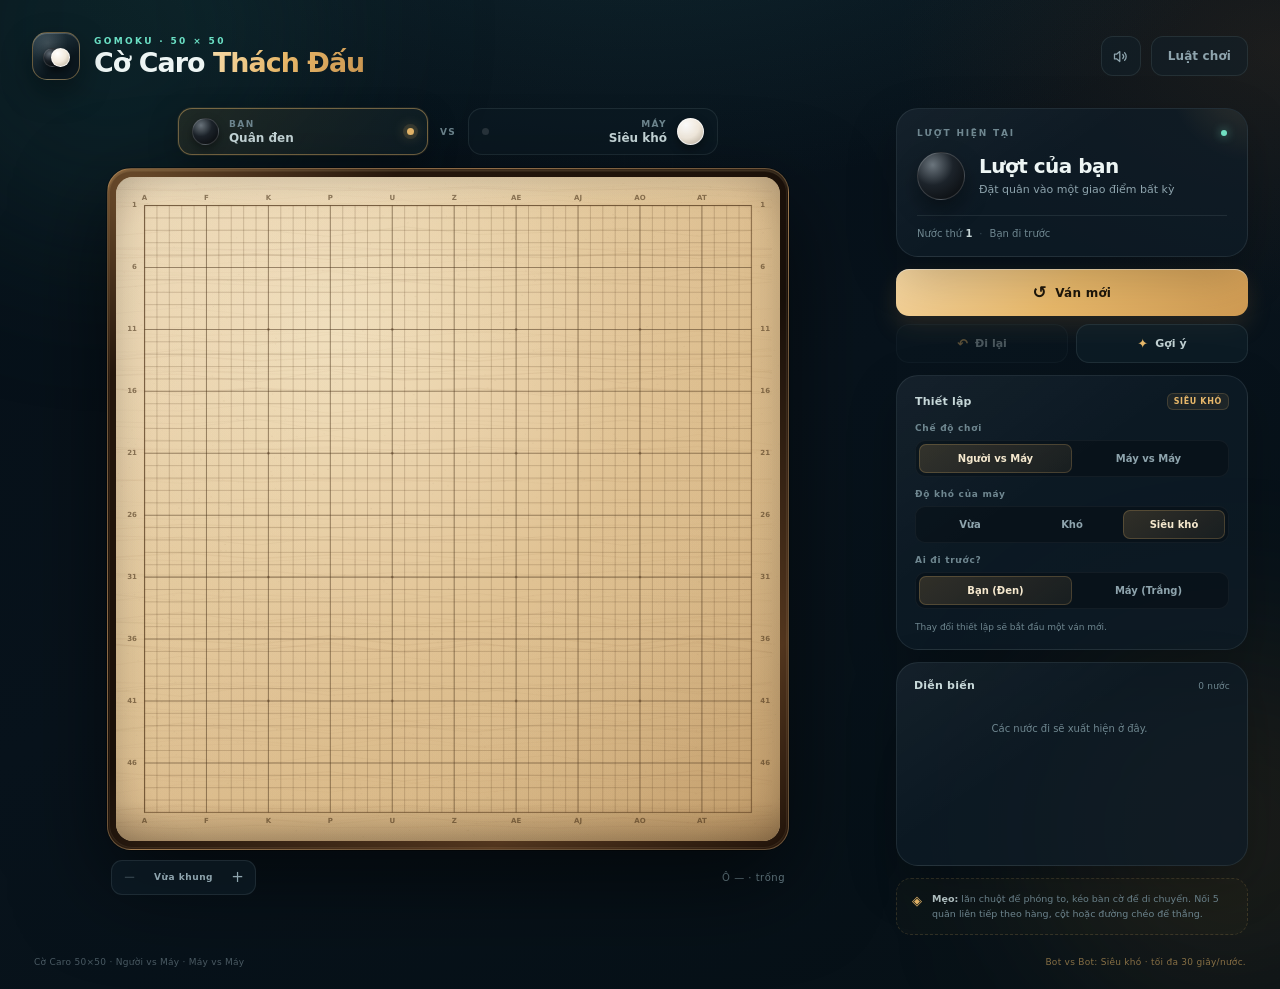
<file: co-caro-50x50.html>
<!DOCTYPE html>
<html lang="vi">
<head>
  <meta charset="UTF-8">
  <meta name="viewport" content="width=device-width, initial-scale=1, viewport-fit=cover">
  <meta name="theme-color" content="#071018">
  <meta name="description" content="Cờ caro 50×50 — Người vs Máy hoặc 2 bot Siêu khó tự đấu, tối đa 30 giây mỗi nước.">
  <link rel="icon" href="data:image/svg+xml,%3Csvg xmlns='http://www.w3.org/2000/svg' viewBox='0 0 64 64'%3E%3Crect width='64' height='64' rx='14' fill='%230b1721'/%3E%3Ccircle cx='25' cy='32' r='12' fill='%23151b21' stroke='%23e8b86a' stroke-width='2'/%3E%3Ccircle cx='40' cy='32' r='12' fill='%23f3eadb' stroke='%23e8b86a' stroke-width='2'/%3E%3C/svg%3E">
  <title>Cờ Caro 50×50 — Đấu với máy &amp; Bot vs Bot</title>
  <style>
:root {
  --bg: #071018;
  --bg-soft: #0b1721;
  --panel: rgba(14, 29, 40, 0.72);
  --panel-solid: #0e1d28;
  --panel-2: rgba(20, 38, 50, 0.66);
  --border: rgba(214, 236, 237, 0.09);
  --border-strong: rgba(217, 239, 239, 0.16);
  --text: #edf5f4;
  --muted: #8ea4ad;
  --muted-2: #6f8790;
  --gold: #e8b86a;
  --gold-soft: #f5d9a6;
  --gold-deep: #ba8340;
  --teal: #6be0c5;
  --danger: #f08b7d;
  --shadow: 0 24px 70px rgba(0, 0, 0, 0.45);
  --radius: 22px;
  --font: "Segoe UI", "Be Vietnam Pro", "SF Pro Display", system-ui, -apple-system, sans-serif;
}

* { box-sizing: border-box; }
[hidden] { display: none !important; }

html { color-scheme: dark; }

body {
  margin: 0;
  min-height: 100dvh;
  font-family: var(--font);
  color: var(--text);
  background:
    radial-gradient(ellipse 80% 55% at 50% -15%, rgba(31, 83, 91, 0.34), transparent 62%),
    radial-gradient(ellipse 50% 45% at 100% 5%, rgba(119, 75, 35, 0.18), transparent 60%),
    linear-gradient(155deg, #071018 0%, #08131c 48%, #061016 100%);
  overflow-x: hidden;
  -webkit-font-smoothing: antialiased;
}

body::before {
  content: "";
  position: fixed;
  inset: 0;
  pointer-events: none;
  opacity: 0.38;
  background-image:
    linear-gradient(rgba(255, 255, 255, 0.025) 1px, transparent 1px),
    linear-gradient(90deg, rgba(255, 255, 255, 0.025) 1px, transparent 1px);
  background-size: 48px 48px;
  mask-image: radial-gradient(ellipse at 50% 20%, #000 0%, transparent 72%);
}

.ambient {
  position: fixed;
  border-radius: 999px;
  filter: blur(90px);
  pointer-events: none;
  z-index: 0;
}
.ambient-a {
  width: 420px; height: 420px;
  top: -180px; left: -100px;
  background: rgba(37, 120, 111, 0.17);
  animation: drift 18s ease-in-out infinite alternate;
}
.ambient-b {
  width: 380px; height: 380px;
  right: -140px; bottom: -120px;
  background: rgba(175, 115, 45, 0.12);
  animation: drift 22s ease-in-out infinite alternate-reverse;
}
@keyframes drift {
  from { transform: translate3d(0, 0, 0) scale(1); }
  to { transform: translate3d(30px, 24px, 0) scale(1.08); }
}

button, input { font: inherit; }
button { color: inherit; }
button:focus-visible, a:focus-visible {
  outline: 2px solid var(--gold);
  outline-offset: 3px;
}

.app {
  position: relative;
  z-index: 1;
  width: min(100%, 1360px);
  margin: 0 auto;
  padding: 26px 32px 22px;
}

/* ---------- Header ---------- */
.topbar {
  display: flex;
  align-items: center;
  justify-content: space-between;
  gap: 20px;
  min-height: 60px;
  margin-bottom: 22px;
  animation: rise 0.65s cubic-bezier(.2,.8,.2,1) both;
}
.brand {
  display: flex;
  align-items: center;
  gap: 14px;
  text-decoration: none;
  color: inherit;
  user-select: none;
}
.brand-mark {
  position: relative;
  width: 48px;
  height: 48px;
  flex: 0 0 auto;
  border-radius: 15px;
  background:
    radial-gradient(circle at 32% 22%, rgba(255,255,255,.14), transparent 42%),
    linear-gradient(145deg, #2a3f4a, #0b171e 66%);
  border: 1px solid rgba(232, 184, 106, 0.42);
  box-shadow: inset 0 1px 0 rgba(255,255,255,.18), 0 12px 30px rgba(0,0,0,.35);
}
.brand-mark::before,
.brand-mark::after {
  content: "";
  position: absolute;
  width: 17px;
  height: 17px;
  border-radius: 50%;
  top: 15px;
  box-shadow: 0 4px 8px rgba(0,0,0,.45);
}
.brand-mark::before {
  left: 10px;
  background: radial-gradient(circle at 34% 28%, #67727c, #1b2229 44%, #030506 100%);
  border: 1px solid rgba(255,255,255,.14);
}
.brand-mark::after {
  right: 9px;
  background: radial-gradient(circle at 32% 26%, #ffffff, #f3ebdd 50%, #b7aa96 100%);
  border: 1px solid rgba(255,255,255,.7);
}
.brand-kicker {
  display: block;
  font-size: 9px;
  font-weight: 700;
  letter-spacing: 0.26em;
  color: var(--teal);
  margin-bottom: 4px;
}
.brand-title {
  margin: 0;
  font-size: clamp(21px, 2.1vw, 28px);
  line-height: 1;
  font-weight: 650;
  letter-spacing: -0.035em;
}
.brand-title em {
  font-style: normal;
  background: linear-gradient(110deg, var(--gold-soft), var(--gold) 45%, #c99550);
  -webkit-background-clip: text;
  background-clip: text;
  color: transparent;
}
.top-actions { display: flex; align-items: center; gap: 10px; }
.icon-btn, .ghost-btn {
  border: 1px solid var(--border);
  background: rgba(17, 33, 43, 0.5);
  color: var(--muted);
  border-radius: 12px;
  height: 40px;
  cursor: pointer;
  transition: 0.2s ease;
  backdrop-filter: blur(10px);
}
.icon-btn {
  width: 40px;
  display: inline-grid;
  place-items: center;
}
.icon-btn svg { width: 17px; height: 17px; }
.ghost-btn {
  padding: 0 16px;
  font-size: 12px;
  font-weight: 600;
  letter-spacing: 0.01em;
}
.icon-btn:hover, .ghost-btn:hover {
  color: var(--text);
  border-color: var(--border-strong);
  background: rgba(28, 48, 60, 0.7);
  transform: translateY(-1px);
}
.icon-btn.sound-off { color: var(--muted-2); }

/* ---------- Layout ---------- */
.game-layout {
  display: grid;
  grid-template-columns: minmax(0, 1fr) 352px;
  gap: clamp(18px, 2.5vw, 32px);
  align-items: start;
}
.board-column { min-width: 0; }

.match-strip {
  display: flex;
  align-items: center;
  justify-content: center;
  gap: 12px;
  margin-bottom: 13px;
  animation: rise 0.6s 0.06s cubic-bezier(.2,.8,.2,1) both;
}
.player-card {
  min-width: 0;
  flex: 1 1 0;
  max-width: 250px;
  display: flex;
  align-items: center;
  gap: 10px;
  padding: 9px 13px;
  border-radius: 14px;
  background: rgba(13, 27, 37, 0.56);
  border: 1px solid var(--border);
  transition: 0.25s ease;
  backdrop-filter: blur(12px);
}
.player-card.ai { flex-direction: row-reverse; text-align: right; }
.player-card .label {
  display: block;
  font-size: 9px;
  font-weight: 700;
  letter-spacing: 0.16em;
  color: var(--muted-2);
  text-transform: uppercase;
  margin-bottom: 2px;
}
.player-card .name {
  display: block;
  font-size: 12px;
  font-weight: 600;
  color: #c7d8da;
  white-space: nowrap;
  overflow: hidden;
  text-overflow: ellipsis;
}
.player-card .turn-dot {
  width: 7px; height: 7px;
  border-radius: 50%;
  background: rgba(255,255,255,.12);
  margin-left: auto;
  flex: 0 0 auto;
  transition: 0.25s ease;
}
.player-card.ai .turn-dot { margin-left: 0; margin-right: auto; }
.player-card.active {
  border-color: rgba(232, 184, 106, 0.45);
  background: linear-gradient(135deg, rgba(50, 52, 39, 0.55), rgba(15, 32, 40, 0.72));
  box-shadow: 0 0 0 1px rgba(232,184,106,.08), 0 10px 30px rgba(0,0,0,.25);
}
.player-card.active .turn-dot {
  background: var(--gold);
  box-shadow: 0 0 0 4px rgba(232,184,106,.12), 0 0 14px rgba(232,184,106,.7);
  animation: blink 1.6s ease-in-out infinite;
}
.player-card.ai.active .turn-dot { background: var(--teal); box-shadow: 0 0 0 4px rgba(107,224,197,.12), 0 0 14px rgba(107,224,197,.65); }
.player-card .stone-icon {
  width: 27px; height: 27px;
  border-radius: 50%;
  flex: 0 0 auto;
  box-shadow: 0 4px 10px rgba(0,0,0,.4);
}
.stone-icon.black, .big-stone.black, .mini-stone.black, .turn-stone.black {
  background: radial-gradient(circle at 32% 26%, #6b757d, #1c232a 44%, #050709 100%);
  border: 1px solid rgba(255,255,255,.16);
}
.stone-icon.white, .big-stone.white, .mini-stone.white, .turn-stone.white {
  background: radial-gradient(circle at 32% 25%, #ffffff, #f4ecdf 52%, #bdb09e 100%);
  border: 1px solid rgba(255,255,255,.85);
}
.vs {
  font-size: 9px;
  font-weight: 800;
  letter-spacing: 0.15em;
  color: var(--muted-2);
  flex: 0 0 auto;
}

/* ---------- Board ---------- */
.board-shell {
  width: min(100%, 760px, calc(100dvh - 218px));
  margin: 0 auto;
  animation: rise 0.7s 0.11s cubic-bezier(.2,.8,.2,1) both;
}
.board-frame {
  --frame-pad: 8px;
  position: relative;
  width: 100%;
  aspect-ratio: 1 / 1;
  padding: var(--frame-pad);
  border-radius: 24px;
  background:
    linear-gradient(145deg, #7e5933 0%, #2a1a0e 18%, #1b110a 52%, #5d3d22 82%, #27170c 100%);
  border: 1px solid rgba(244, 206, 148, 0.32);
  box-shadow:
    0 34px 90px rgba(0, 0, 0, 0.55),
    0 3px 0 rgba(255, 221, 170, 0.08) inset,
    0 0 0 1px rgba(0, 0, 0, 0.35);
  isolation: isolate;
}
.board-frame::after {
  content: "";
  position: absolute;
  inset: 1px;
  border-radius: 23px;
  pointer-events: none;
  box-shadow: inset 0 0 0 1px rgba(255, 224, 174, 0.08), inset 0 0 40px rgba(0,0,0,.28);
}
#board {
  display: block;
  position: absolute;
  inset: var(--frame-pad);
  width: calc(100% - var(--frame-pad) * 2);
  height: calc(100% - var(--frame-pad) * 2);
  border-radius: 17px;
  touch-action: none;
  cursor: crosshair;
  background: #dcc096;
}
#board.thinking { cursor: progress; }
#board.game-over { cursor: default; }
#board.bot-mode { cursor: default; }
#board.bot-mode.thinking { cursor: progress; }
#board.grabbing { cursor: grabbing; }

.board-hover-info {
  position: absolute;
  top: 21px;
  left: 22px;
  padding: 5px 9px;
  font-size: 9px;
  font-weight: 600;
  letter-spacing: 0.05em;
  color: rgba(48, 32, 16, 0.72);
  background: rgba(255, 246, 226, 0.56);
  border: 1px solid rgba(73, 49, 26, 0.13);
  border-radius: 8px;
  backdrop-filter: blur(6px);
  pointer-events: none;
  opacity: 0;
  transform: translateY(-3px);
  transition: 0.2s ease;
  z-index: 2;
}
.board-hover-info.visible { opacity: 1; transform: translateY(0); }

.thinking-pill {
  position: absolute;
  top: 20px;
  right: 20px;
  z-index: 3;
  display: inline-flex;
  align-items: center;
  gap: 8px;
  height: 32px;
  padding: 0 12px;
  border-radius: 999px;
  font-size: 10px;
  font-weight: 600;
  color: #f7e7c8;
  background: rgba(14, 25, 31, 0.78);
  border: 1px solid rgba(232, 184, 106, 0.28);
  box-shadow: 0 8px 24px rgba(0,0,0,.3);
  backdrop-filter: blur(12px);
  opacity: 0;
  transform: translateY(-6px);
  pointer-events: none;
  transition: 0.25s ease;
}
.thinking-pill.show { opacity: 1; transform: translateY(0); }
.spinner {
  width: 11px; height: 11px;
  border-radius: 50%;
  border: 1.5px solid rgba(232,184,106,.25);
  border-top-color: var(--gold);
  animation: spin 0.8s linear infinite;
}
.thinking-pill .dots {
  color: var(--gold);
  letter-spacing: 0.08em;
  width: 13px;
  overflow: hidden;
  animation: dots 1.4s steps(4, end) infinite;
}

.board-tools {
  display: flex;
  align-items: center;
  justify-content: space-between;
  gap: 12px;
  margin-top: 10px;
  padding: 0 4px;
}
.zoom-group {
  display: flex;
  align-items: center;
  gap: 2px;
  background: rgba(15, 30, 40, 0.66);
  border: 1px solid var(--border);
  border-radius: 11px;
  padding: 3px;
  backdrop-filter: blur(10px);
}
.zoom-group button {
  border: 0;
  background: transparent;
  color: var(--muted);
  height: 27px;
  min-width: 29px;
  padding: 0 8px;
  border-radius: 8px;
  font-size: 15px;
  line-height: 1;
  cursor: pointer;
  transition: 0.18s ease;
}
.zoom-group button:nth-child(2) {
  font-size: 9px;
  font-weight: 700;
  letter-spacing: 0.06em;
  min-width: 68px;
}
.zoom-group button:hover:not(:disabled) { color: var(--text); background: rgba(255,255,255,.07); }
.zoom-group button:disabled { opacity: .3; cursor: default; }
.coord-readout {
  font-size: 10px;
  letter-spacing: 0.05em;
  color: var(--muted-2);
  font-variant-numeric: tabular-nums;
  min-width: 88px;
  text-align: right;
}

/* ---------- Side panel ---------- */
.side-column {
  display: flex;
  flex-direction: column;
  gap: 12px;
  animation: rise 0.7s 0.16s cubic-bezier(.2,.8,.2,1) both;
}
.glass {
  background:
    linear-gradient(145deg, rgba(255,255,255,0.035), transparent 42%),
    var(--panel);
  border: 1px solid var(--border);
  border-radius: var(--radius);
  box-shadow: 0 18px 50px rgba(0,0,0,.22);
  backdrop-filter: blur(18px);
}
.turn-panel { padding: 19px 20px 17px; position: relative; overflow: hidden; }
.turn-panel::before {
  content: "";
  position: absolute;
  width: 180px; height: 180px;
  right: -95px; top: -120px;
  background: radial-gradient(circle, rgba(232,184,106,.16), transparent 65%);
  pointer-events: none;
}
.turn-top {
  display: flex;
  justify-content: space-between;
  align-items: center;
  margin-bottom: 14px;
}
.eyebrow {
  font-size: 9px;
  font-weight: 750;
  letter-spacing: 0.2em;
  color: var(--muted-2);
}
.live-dot {
  width: 6px; height: 6px;
  border-radius: 50%;
  background: var(--teal);
  box-shadow: 0 0 10px rgba(107,224,197,.7);
  animation: blink 1.8s ease-in-out infinite;
}
.turn-main { display: flex; align-items: center; gap: 14px; }
.big-stone {
  width: 48px; height: 48px;
  flex: 0 0 auto;
  border-radius: 50%;
  box-shadow: 0 10px 22px rgba(0,0,0,.4);
  transition: 0.3s ease;
}
.big-stone.ai-turn {
  border-color: rgba(107,224,197,.5);
  box-shadow: 0 0 0 5px rgba(107,224,197,.07), 0 8px 30px rgba(0,0,0,.45), 0 0 24px rgba(107,224,197,.18);
}
.turn-main h2 {
  margin: 0 0 4px;
  font-size: 20px;
  line-height: 1.15;
  letter-spacing: -0.025em;
  font-weight: 650;
}
.turn-main p {
  margin: 0;
  font-size: 11px;
  color: var(--muted);
  line-height: 1.4;
}
.turn-meta {
  display: flex;
  align-items: center;
  gap: 7px;
  margin-top: 15px;
  padding-top: 12px;
  border-top: 1px solid var(--border);
  font-size: 10px;
  color: var(--muted-2);
  font-variant-numeric: tabular-nums;
}
.turn-meta strong { color: #c7d6d7; font-weight: 650; }
.turn-meta .sep { opacity: .45; }

.think-limit {
  margin-top: 11px;
  padding-top: 10px;
  border-top: 1px solid var(--border);
}
.think-limit-head {
  display: flex;
  align-items: center;
  justify-content: space-between;
  gap: 10px;
  margin-bottom: 7px;
  font-size: 9px;
  color: var(--muted-2);
  font-variant-numeric: tabular-nums;
}
.think-limit-head span:last-child { color: var(--gold); font-weight: 650; }
.think-track {
  height: 4px;
  border-radius: 99px;
  overflow: hidden;
  background: rgba(255, 255, 255, .06);
  box-shadow: inset 0 1px 2px rgba(0,0,0,.25);
}
.think-track span {
  display: block;
  width: 0%;
  height: 100%;
  border-radius: inherit;
  background: linear-gradient(90deg, #8fcfc1, var(--gold));
  box-shadow: 0 0 10px rgba(232,184,106,.35);
  transition: width .12s linear;
}

.actions-panel { display: flex; flex-direction: column; gap: 8px; }
.primary, .soft {
  border: 0;
  border-radius: 13px;
  cursor: pointer;
  transition: 0.2s ease;
  font-weight: 650;
}
.primary {
  color: #1e170b;
  background: linear-gradient(135deg, #f4d5a0, #e8b86a 48%, #cf9a52);
  box-shadow: 0 10px 24px rgba(186, 131, 64, 0.18), inset 0 1px 0 rgba(255,255,255,.45);
}
.primary:hover { transform: translateY(-1px); box-shadow: 0 14px 30px rgba(186,131,64,.25), inset 0 1px 0 rgba(255,255,255,.5); }
.primary:active, .soft:active { transform: translateY(0) scale(.99); }
.primary.big {
  height: 47px;
  font-size: 12px;
  letter-spacing: 0.02em;
  display: flex;
  align-items: center;
  justify-content: center;
  gap: 8px;
}
.primary.big span { font-size: 17px; line-height: 1; }
.action-row { display: grid; grid-template-columns: 1fr 1fr; gap: 8px; }
.soft {
  height: 39px;
  font-size: 11px;
  color: #c0d0d2;
  background: rgba(17, 33, 43, 0.64);
  border: 1px solid var(--border);
  display: flex;
  align-items: center;
  justify-content: center;
  gap: 7px;
}
.soft span { color: var(--gold); font-size: 13px; }
.soft:hover:not(:disabled) { background: rgba(27, 47, 59, 0.8); border-color: var(--border-strong); transform: translateY(-1px); }
.soft:disabled { opacity: .36; cursor: not-allowed; }
.soft.pause-btn {
  border-color: rgba(107, 224, 197, .18);
  color: #cfe8e0;
}
.soft.pause-btn #pauseIcon { color: var(--teal); }
.soft.pause-btn.is-paused {
  color: #f7e8ce;
  border-color: rgba(232, 184, 106, .35);
  background: linear-gradient(135deg, rgba(232,184,106,.15), rgba(17,33,43,.7));
}
.soft.pause-btn.is-paused #pauseIcon,
.soft.pause-btn.is-paused #pauseLabel { color: var(--gold); }

.settings-card { padding: 17px 18px 15px; }
.card-heading {
  display: flex;
  align-items: center;
  justify-content: space-between;
  gap: 10px;
  font-size: 11px;
  font-weight: 700;
  letter-spacing: 0.02em;
  color: #c7d8d9;
  margin-bottom: 13px;
}
.mini-badge {
  font-size: 8px;
  font-weight: 750;
  letter-spacing: 0.08em;
  color: var(--gold);
  background: rgba(232,184,106,.08);
  border: 1px solid rgba(232,184,106,.18);
  border-radius: 6px;
  padding: 3px 6px;
}
.field-label {
  display: block;
  font-size: 9px;
  font-weight: 650;
  letter-spacing: 0.08em;
  color: var(--muted-2);
  margin: 0 0 7px;
}
.segmented {
  display: grid;
  grid-auto-columns: 1fr;
  grid-auto-flow: column;
  padding: 3px;
  border-radius: 10px;
  background: rgba(3, 10, 14, 0.36);
  border: 1px solid rgba(255,255,255,.045);
  margin-bottom: 12px;
}
.segmented button {
  border: 0;
  background: transparent;
  color: var(--muted);
  height: 29px;
  border-radius: 7px;
  font-size: 10px;
  font-weight: 600;
  cursor: pointer;
  transition: 0.18s ease;
  white-space: nowrap;
}
.segmented button:hover { color: var(--text); }
.segmented button.active {
  color: #f5e8ce;
  background: linear-gradient(145deg, rgba(232,184,106,.18), rgba(232,184,106,.07));
  box-shadow: inset 0 0 0 1px rgba(232,184,106,.22);
}
.setting-note {
  margin: 2px 0 0;
  font-size: 9px;
  line-height: 1.45;
  color: var(--muted-2);
}
.bot-config {
  margin: 0 0 12px;
  padding: 10px;
  border-radius: 11px;
  background: linear-gradient(135deg, rgba(107, 224, 197, .055), rgba(232, 184, 106, .035));
  border: 1px solid rgba(107, 224, 197, .1);
}
.bot-config-row {
  display: flex;
  flex-wrap: wrap;
  gap: 6px;
}
.bot-pill {
  display: inline-flex;
  align-items: center;
  gap: 5px;
  padding: 5px 7px;
  border-radius: 7px;
  background: rgba(3, 10, 14, .32);
  border: 1px solid rgba(255,255,255,.055);
  font-size: 8.5px;
  font-weight: 650;
  color: #c8dada;
  white-space: nowrap;
}
.bot-pill .mini-stone { width: 8px; height: 8px; }
.bot-pill b {
  color: var(--gold);
  font-size: 8px;
  font-weight: 700;
}
.bot-time-note {
  display: flex;
  align-items: center;
  gap: 6px;
  margin: 9px 0 0;
  padding-top: 8px;
  border-top: 1px solid rgba(255,255,255,.055);
  font-size: 9px;
  color: var(--muted-2);
}
.bot-time-note span { color: var(--teal); font-size: 11px; }
.bot-time-note strong { color: #e8d4b3; font-weight: 650; }

.history-card { padding: 16px 17px 12px; }
.history-count { font-size: 9px; font-weight: 500; color: var(--muted-2); }
.history-list {
  height: 148px;
  overflow-y: auto;
  overscroll-behavior: contain;
  padding-right: 5px;
  scrollbar-width: thin;
  scrollbar-color: rgba(255,255,255,.12) transparent;
}
.history-list::-webkit-scrollbar { width: 5px; }
.history-list::-webkit-scrollbar-thumb { background: rgba(255,255,255,.12); border-radius: 10px; }
.empty-note {
  margin: 16px 0;
  text-align: center;
  font-size: 10px;
  line-height: 1.5;
  color: var(--muted-2);
}
.history-item {
  display: flex;
  align-items: center;
  gap: 8px;
  height: 28px;
  padding: 0 6px;
  border-radius: 7px;
  font-size: 10px;
  color: var(--muted);
  border: 1px solid transparent;
}
.history-item.latest {
  background: rgba(255,255,255,.04);
  border-color: rgba(255,255,255,.04);
  color: #dce8e8;
}
.move-no {
  width: 18px;
  text-align: right;
  font-variant-numeric: tabular-nums;
  color: var(--muted-2);
  font-size: 9px;
}
.mini-stone { width: 10px; height: 10px; border-radius: 50%; flex: 0 0 auto; }
.move-coord { font-weight: 650; color: #d3e0e1; letter-spacing: 0.02em; min-width: 31px; }
.move-who { color: var(--muted-2); font-size: 9px; margin-left: auto; }
.move-tag {
  font-size: 7px;
  font-weight: 750;
  letter-spacing: 0.05em;
  color: var(--teal);
  background: rgba(107,224,197,.08);
  border: 1px solid rgba(107,224,197,.15);
  border-radius: 4px;
  padding: 2px 4px;
}

.tip-card {
  display: flex;
  gap: 10px;
  padding: 13px 15px;
  border-radius: 15px;
  border: 1px dashed rgba(232,184,106,.17);
  background: rgba(232,184,106,.025);
}
.tip-icon { color: var(--gold); font-size: 13px; line-height: 1.4; }
.tip-card p {
  margin: 0;
  font-size: 9.5px;
  line-height: 1.55;
  color: var(--muted-2);
}
.tip-card strong { color: #b9c9ca; font-weight: 650; }

/* ---------- Result overlay ---------- */
.result-overlay {
  position: absolute;
  inset: var(--frame-pad);
  border-radius: 17px;
  display: grid;
  place-items: center;
  padding: 22px;
  background: rgba(4, 11, 15, 0.52);
  backdrop-filter: blur(7px);
  z-index: 5;
  animation: fade 0.35s ease both;
}
.result-card {
  width: min(100%, 360px);
  padding: 26px 26px 23px;
  text-align: center;
  border-radius: 22px;
  background:
    radial-gradient(circle at 50% 0%, rgba(232,184,106,.13), transparent 56%),
    linear-gradient(155deg, rgba(20, 38, 47, .98), rgba(8, 20, 27, .98));
  border: 1px solid rgba(232, 184, 106, 0.24);
  box-shadow: 0 28px 70px rgba(0,0,0,.55), inset 0 1px 0 rgba(255,255,255,.07);
  animation: pop 0.42s cubic-bezier(.2,.9,.25,1.2) both;
}
.result-kicker {
  font-size: 9px;
  font-weight: 750;
  letter-spacing: 0.22em;
  color: var(--muted-2);
  text-transform: uppercase;
  margin-bottom: 8px;
}
.result-card h2 {
  margin: 0 0 7px;
  font-size: clamp(26px, 4vw, 36px);
  font-weight: 680;
  letter-spacing: -0.045em;
  line-height: 1.05;
  background: linear-gradient(110deg, #f9e6c4, var(--gold) 48%, #c58d45);
  -webkit-background-clip: text;
  background-clip: text;
  color: transparent;
}
.result-card.lose h2 {
  background: linear-gradient(110deg, #e6f4f1, #91cbbf 55%, #558d84);
  -webkit-background-clip: text;
  background-clip: text;
}
.result-card p {
  margin: 0 auto 20px;
  max-width: 270px;
  font-size: 11px;
  line-height: 1.6;
  color: var(--muted);
}
.result-actions { display: grid; grid-template-columns: 1fr 1fr; gap: 8px; }
.result-actions button {
  height: 40px;
  border-radius: 10px;
  font-size: 10px;
  font-weight: 650;
  cursor: pointer;
}
.result-actions .primary { border: 0; }
.result-actions .ghost {
  background: rgba(255,255,255,.04);
  border: 1px solid var(--border);
  color: #c4d4d5;
}
.result-actions .ghost:hover { background: rgba(255,255,255,.08); }

/* ---------- Modal / toast ---------- */
.modal {
  position: fixed;
  inset: 0;
  z-index: 20;
  display: grid;
  place-items: center;
  padding: 22px;
  background: rgba(2, 8, 11, 0.72);
  backdrop-filter: blur(9px);
  animation: fade 0.25s ease both;
}
.modal-card {
  position: relative;
  width: min(100%, 520px);
  max-height: min(86dvh, 700px);
  overflow-y: auto;
  padding: 30px;
  border-radius: 24px;
  background:
    radial-gradient(circle at 100% 0%, rgba(232,184,106,.08), transparent 40%),
    linear-gradient(155deg, #11232e, #0a171f);
  border: 1px solid rgba(214,235,236,.12);
  box-shadow: 0 40px 100px rgba(0,0,0,.6);
  animation: pop 0.35s cubic-bezier(.2,.9,.25,1.1) both;
}
.modal-close {
  position: absolute;
  right: 15px; top: 15px;
  width: 31px; height: 31px;
  border-radius: 9px;
  border: 1px solid var(--border);
  background: rgba(255,255,255,.03);
  color: var(--muted);
  cursor: pointer;
  font-size: 17px;
  line-height: 1;
}
.modal-close:hover { color: var(--text); background: rgba(255,255,255,.07); }
.modal h2 {
  margin: 0 0 6px;
  font-size: 25px;
  letter-spacing: -0.035em;
  font-weight: 650;
}
.modal .modal-kicker {
  margin: 0 0 17px;
  font-size: 9px;
  font-weight: 750;
  letter-spacing: 0.2em;
  color: var(--teal);
}
.rule-list { display: grid; gap: 10px; margin: 19px 0 22px; }
.rule-item {
  display: flex;
  gap: 11px;
  padding: 11px 12px;
  border-radius: 11px;
  background: rgba(255,255,255,.025);
  border: 1px solid rgba(255,255,255,.05);
}
.rule-num {
  flex: 0 0 auto;
  width: 20px; height: 20px;
  display: grid;
  place-items: center;
  border-radius: 6px;
  color: var(--gold);
  font-size: 9px;
  font-weight: 750;
  background: rgba(232,184,106,.08);
  border: 1px solid rgba(232,184,106,.16);
}
.rule-item p { margin: 0; font-size: 11px; line-height: 1.55; color: var(--muted); }
.rule-item strong { color: #d8e5e5; font-weight: 600; }
.modal-footer { display: flex; justify-content: flex-end; }
.modal-footer button { height: 38px; padding: 0 20px; border-radius: 10px; font-size: 11px; }

.toast {
  position: fixed;
  left: 50%;
  bottom: 26px;
  z-index: 30;
  transform: translate(-50%, 16px);
  padding: 10px 16px;
  border-radius: 10px;
  color: #dce9e8;
  background: rgba(12, 27, 35, 0.94);
  border: 1px solid rgba(232,184,106,.21);
  box-shadow: 0 16px 40px rgba(0,0,0,.45);
  font-size: 10.5px;
  line-height: 1.4;
  opacity: 0;
  pointer-events: none;
  transition: 0.28s ease;
  max-width: min(90vw, 380px);
  text-align: center;
}
.toast.show { opacity: 1; transform: translate(-50%, 0); }

.footer {
  display: flex;
  align-items: center;
  justify-content: space-between;
  gap: 14px;
  margin-top: 22px;
  padding: 0 2px;
  font-size: 9px;
  color: rgba(142,164,173,.5);
  letter-spacing: 0.03em;
}
.footer span:last-child { color: rgba(232,184,106,.55); }

@keyframes rise {
  from { opacity: 0; transform: translateY(12px); }
  to { opacity: 1; transform: translateY(0); }
}
@keyframes fade { from { opacity: 0; } to { opacity: 1; } }
@keyframes pop {
  from { opacity: 0; transform: scale(.94) translateY(8px); }
  to { opacity: 1; transform: scale(1) translateY(0); }
}
@keyframes spin { to { transform: rotate(360deg); } }
@keyframes blink { 0%, 100% { opacity: 1; } 50% { opacity: .35; } }
@keyframes dots {
  0% { width: 0; }
  100% { width: 13px; }
}

/* ---------- Responsive ---------- */
@media (max-width: 1080px) {
  .app { padding: 20px 22px; }
  .game-layout { grid-template-columns: minmax(0, 1fr) 322px; gap: 18px; }
  .board-shell { width: 100%; max-width: 720px; }
}
@media (max-width: 900px) {
  .game-layout { grid-template-columns: 1fr; }
  .board-shell { width: min(100%, 720px); max-width: none; }
  .side-column {
    display: grid;
    grid-template-columns: 1fr 1fr;
    align-items: start;
  }
  .turn-panel, .actions-panel { grid-column: span 1; }
  .settings-card, .history-card { grid-column: span 1; }
  .tip-card { grid-column: 1 / -1; }
}
@media (max-width: 620px) {
  .app { padding: 15px 13px 18px; }
  .topbar { margin-bottom: 14px; min-height: 48px; }
  .brand { gap: 10px; }
  .brand-mark { width: 39px; height: 39px; border-radius: 12px; }
  .brand-mark::before, .brand-mark::after { width: 14px; height: 14px; top: 12px; }
  .brand-mark::before { left: 8px; }
  .brand-mark::after { right: 7px; }
  .brand-kicker { font-size: 7px; }
  .brand-title { font-size: 18px; }
  .top-actions { gap: 6px; }
  .top-actions .ghost-btn { display: inline-flex; height: 36px; padding: 0 10px; font-size: 9px; }
  .icon-btn { width: 36px; height: 36px; }
  .match-strip { gap: 7px; }
  .player-card { padding: 7px 9px; border-radius: 11px; gap: 7px; }
  .player-card .stone-icon { width: 22px; height: 22px; }
  .player-card .name { font-size: 10px; }
  .player-card .label { font-size: 7px; }
  .player-card .turn-dot { width: 6px; height: 6px; }
  .vs { font-size: 7px; }
  .board-frame { --frame-pad: 5px; border-radius: 18px; }
  #board { border-radius: 13px; }
  .board-hover-info { top: 12px; left: 12px; font-size: 8px; }
  .thinking-pill { top: 11px; right: 11px; height: 28px; font-size: 9px; padding: 0 9px; }
  .board-tools { margin-top: 7px; }
  .side-column { display: flex; align-items: stretch; }
  .turn-panel { padding: 16px 16px 14px; }
  .turn-main h2 { font-size: 18px; }
  .big-stone { width: 42px; height: 42px; }
  .history-list { height: 130px; }
  .footer { margin-top: 16px; flex-direction: column; align-items: flex-start; gap: 4px; }
  .result-card { padding: 22px 18px 18px; }
  .result-actions { grid-template-columns: 1fr; }
  .modal-card { padding: 24px 19px; }
}

@media (prefers-reduced-motion: reduce) {
  *, *::before, *::after {
    animation-duration: 0.01ms !important;
    animation-iteration-count: 1 !important;
    scroll-behavior: auto !important;
  }
}

  </style>
</head>
<body>
  <div class="ambient ambient-a"></div>
  <div class="ambient ambient-b"></div>

  <div class="app">
    <header class="topbar">
      <div class="brand" aria-label="Cờ Caro Thách Đấu">
        <span class="brand-mark" aria-hidden="true"></span>
        <span>
          <span class="brand-kicker">GOMOKU · 50 × 50</span>
          <h1 class="brand-title">Cờ Caro <em>Thách Đấu</em></h1>
        </span>
      </div>
      <div class="top-actions">
        <button class="icon-btn" id="soundBtn" type="button" title="Bật/tắt âm thanh" aria-label="Bật tắt âm thanh">
          <svg id="soundOnIcon" viewBox="0 0 24 24" fill="none" stroke="currentColor" stroke-width="1.8" stroke-linecap="round" stroke-linejoin="round" aria-hidden="true">
            <path d="M11 5 6.8 8.5H3.5v7h3.3L11 19V5Z"></path>
            <path d="M15.2 9.2a4 4 0 0 1 0 5.6"></path>
            <path d="M17.8 6.6a7.6 7.6 0 0 1 0 10.8"></path>
          </svg>
          <svg id="soundOffIcon" viewBox="0 0 24 24" fill="none" stroke="currentColor" stroke-width="1.8" stroke-linecap="round" stroke-linejoin="round" aria-hidden="true" hidden>
            <path d="M11 5 6.8 8.5H3.5v7h3.3L11 19V5Z"></path>
            <path d="m15 9 5 5"></path>
            <path d="m20 9-5 5"></path>
          </svg>
        </button>
        <button class="ghost-btn" id="rulesBtn" type="button">Luật chơi</button>
      </div>
    </header>

    <main class="game-layout">
      <section class="board-column" aria-label="Bàn cờ">
        <div class="match-strip">
          <div class="player-card" id="humanCard">
            <span class="stone-icon black" aria-hidden="true"></span>
            <span>
              <span class="label" id="humanPlayerLabel">Bạn</span>
              <span class="name" id="humanPlayerName">Quân đen</span>
            </span>
            <span class="turn-dot" aria-hidden="true"></span>
          </div>
          <span class="vs">VS</span>
          <div class="player-card ai" id="aiCard">
            <span class="stone-icon white" aria-hidden="true"></span>
            <span>
              <span class="label" id="aiPlayerLabel">Máy</span>
              <span class="name" id="aiLevelLabel">Siêu khó</span>
            </span>
            <span class="turn-dot" aria-hidden="true"></span>
          </div>
        </div>

        <div class="board-shell">
          <div class="board-frame" id="boardFrame">
            <canvas id="board" width="800" height="800" aria-label="Bàn cờ caro 50 hàng 50 cột"></canvas>
            <div class="board-hover-info" id="hoverInfo"></div>
            <div class="thinking-pill" id="thinkingPill" aria-live="polite">
              <span class="spinner" aria-hidden="true"></span>
              <span id="thinkingText">Máy đang suy nghĩ</span>
              <span class="dots" aria-hidden="true">...</span>
            </div>

            <div class="result-overlay" id="resultOverlay" hidden>
              <div class="result-card" id="resultCard">
                <div class="result-kicker" id="resultKicker">Ván đấu kết thúc</div>
                <h2 id="resultTitle">Bạn đã thắng!</h2>
                <p id="resultText"></p>
                <div class="result-actions">
                  <button class="primary" id="playAgainBtn" type="button">Ván mới</button>
                  <button class="ghost" id="reviewBtn" type="button">Xem lại bàn cờ</button>
                </div>
              </div>
            </div>
          </div>

          <div class="board-tools">
            <div class="zoom-group" aria-label="Thu phóng bàn cờ">
              <button id="zoomOutBtn" type="button" title="Thu nhỏ" aria-label="Thu nhỏ">−</button>
              <button id="zoomFitBtn" type="button" title="Xem toàn bộ bàn cờ">Vừa khung</button>
              <button id="zoomInBtn" type="button" title="Phóng to" aria-label="Phóng to">+</button>
            </div>
            <div class="coord-readout" id="coordReadout">Ô — · trống</div>
          </div>
        </div>
      </section>

      <aside class="side-column" aria-label="Thông tin ván đấu">
        <section class="turn-panel glass">
          <div class="turn-top">
            <span class="eyebrow">LƯỢT HIỆN TẠI</span>
            <span class="live-dot" aria-hidden="true"></span>
          </div>
          <div class="turn-main">
            <span class="big-stone black" id="turnStone" aria-hidden="true"></span>
            <div>
              <h2 id="turnTitle">Lượt của bạn</h2>
              <p id="turnSubtitle">Đặt quân vào một giao điểm bất kỳ</p>
            </div>
          </div>
          <div class="turn-meta">
            <span>Nước thứ <strong id="moveCounter">1</strong></span>
            <span class="sep">·</span>
            <span id="thinkMeta">Bạn đi trước</span>
          </div>
          <div class="think-limit" id="thinkLimitBox" hidden>
            <div class="think-limit-head">
              <span id="thinkLimitText">Giới hạn mỗi nước: 30 giây</span>
              <span id="thinkLimitRemain">—</span>
            </div>
            <div class="think-track" aria-hidden="true"><span id="thinkProgress"></span></div>
          </div>
        </section>

        <section class="actions-panel" aria-label="Điều khiển">
          <button class="primary big" id="newGameBtn" type="button"><span aria-hidden="true">↺</span> Ván mới</button>
          <div class="action-row">
            <button class="soft pause-btn" id="pauseBtn" type="button" hidden>
              <span id="pauseIcon" aria-hidden="true">⏸</span>
              <span id="pauseLabel">Tạm dừng</span>
            </button>
            <button class="soft" id="undoBtn" type="button"><span aria-hidden="true">↶</span> Đi lại</button>
            <button class="soft" id="hintBtn" type="button"><span aria-hidden="true">✦</span> Gợi ý</button>
          </div>
        </section>

        <section class="settings-card glass">
          <div class="card-heading">
            <span>Thiết lập</span>
            <span class="mini-badge" id="difficultyBadge">SIÊU KHÓ</span>
          </div>
          <label class="field-label">Chế độ chơi</label>
          <div class="segmented" id="modeGroup" role="group" aria-label="Chế độ chơi">
            <button type="button" data-mode="pve" class="active">Người vs Máy</button>
            <button type="button" data-mode="bot">Máy vs Máy</button>
          </div>
          <div id="difficultyField">
            <label class="field-label">Độ khó của máy</label>
            <div class="segmented" id="difficultyGroup" role="group" aria-label="Độ khó">
              <button type="button" data-level="normal">Vừa</button>
              <button type="button" data-level="hard">Khó</button>
              <button type="button" data-level="super" class="active">Siêu khó</button>
            </div>
          </div>
          <div class="bot-config" id="botConfig" hidden>
            <div class="bot-config-row">
              <span class="bot-pill"><span class="mini-stone black" aria-hidden="true"></span> Bot Đen <b>Siêu khó</b></span>
              <span class="bot-pill"><span class="mini-stone white" aria-hidden="true"></span> Bot Trắng <b>Siêu khó</b></span>
            </div>
            <p class="bot-time-note"><span aria-hidden="true">⏱</span> Tối đa <strong>30 giây</strong> cho mỗi nước</p>
          </div>
          <label class="field-label" id="firstLabel">Ai đi trước?</label>
          <div class="segmented" id="firstGroup" role="group" aria-label="Người đi trước">
            <button type="button" data-first="human" id="firstHumanBtn" class="active">Bạn (Đen)</button>
            <button type="button" data-first="ai" id="firstAiBtn">Máy (Trắng)</button>
          </div>
          <p class="setting-note" id="settingsNote">Thay đổi thiết lập sẽ bắt đầu một ván mới.</p>
        </section>

        <section class="history-card glass">
          <div class="card-heading">
            <span>Diễn biến</span>
            <span class="history-count" id="historyCount">0 nước</span>
          </div>
          <div class="history-list" id="historyList">
            <p class="empty-note">Các nước đi sẽ xuất hiện ở đây.</p>
          </div>
        </section>

        <section class="tip-card">
          <span class="tip-icon" aria-hidden="true">◈</span>
          <p><strong>Mẹo:</strong> lăn chuột để phóng to, kéo bàn cờ để di chuyển. Nối 5 quân liên tiếp theo hàng, cột hoặc đường chéo để thắng.</p>
        </section>
      </aside>
    </main>

    <footer class="footer">
      <span>Cờ Caro 50×50 · Người vs Máy · Máy vs Máy</span>
      <span>Bot vs Bot: Siêu khó · tối đa 30 giây/nước.</span>
    </footer>
  </div>

  <div class="modal" id="rulesModal" hidden role="dialog" aria-modal="true" aria-labelledby="rulesTitle">
    <div class="modal-card">
      <button class="modal-close" id="rulesCloseBtn" type="button" aria-label="Đóng">×</button>
      <p class="modal-kicker">HƯỚNG DẪN</p>
      <h2 id="rulesTitle">Luật chơi</h2>
      <div class="rule-list">
        <div class="rule-item">
          <span class="rule-num">01</span>
          <p><strong>Bàn cờ 50 × 50.</strong> Bạn cầm quân đen, máy cầm quân trắng. Mỗi bên lần lượt đặt một quân vào giao điểm còn trống.</p>
        </div>
        <div class="rule-item">
          <span class="rule-num">02</span>
          <p><strong>Nối 5 quân liên tiếp</strong> theo hàng ngang, hàng dọc hoặc đường chéo để giành chiến thắng. Chuỗi từ 5 quân trở lên đều thắng.</p>
        </div>
        <div class="rule-item">
          <span class="rule-num">03</span>
          <p><strong>Không có nước cấm.</strong> Luật chơi tự do, không chặn hai đầu, không giới hạn số quân trên một hàng.</p>
        </div>
        <div class="rule-item">
          <span class="rule-num">04</span>
          <p><strong>Điều khiển:</strong> chạm hoặc bấm để đánh; lăn chuột để phóng to; kéo bàn cờ để di chuyển khi đã phóng to. Trên điện thoại, chụm hai ngón để thu phóng.</p>
        </div>
        <div class="rule-item">
          <span class="rule-num">05</span>
          <p><strong>Trợ giúp:</strong> dùng <strong>Đi lại</strong> để lùi nước, <strong>Gợi ý</strong> để xem nước đi mà máy cho là mạnh nhất cho bạn.</p>
        </div>
        <div class="rule-item">
          <span class="rule-num">06</span>
          <p><strong>Máy vs Máy:</strong> hai bot đều ở mức <strong>Siêu khó</strong> và tự chơi với nhau; mỗi nước được suy nghĩ tối đa <strong>30 giây</strong>. Bạn có thể tạm dừng hoặc tiếp tục theo dõi.</p>
        </div>
      </div>
      <div class="modal-footer">
        <button class="primary" id="rulesPlayBtn" type="button">Đã hiểu</button>
      </div>
    </div>
  </div>

  <div class="toast" id="toast" role="status" aria-live="polite"></div>

  <script id="aiWorkerSource" type="text/js-worker">
/*
 * Cờ Caro 50x50 — bộ máy AI
 * Thuật toán: đánh giá theo mẫu (pattern), alpha-beta có sắp xếp nước đi,
 * tìm thắng bằng chuỗi "tứ" liên hoàn (VCF) và tìm kiếm sâu dần.
 * Không phụ thuộc DOM, có thể chạy trong Web Worker hoặc Node.js.
 */
(function (root) {
  'use strict';

  const N = 50;
  const NN = N * N;
  const DIRS = [[0, 1], [1, 0], [1, 1], [1, -1]];
  const INF = 1e18;
  const WIN = 1e12;

  const S_FIVE = 2.0e9;
  const S_OPEN_FOUR = 3.0e6;
  const S_FOUR = 1.2e5;
  const S_OPEN_THREE = 1.4e4;
  const S_STONE = 2;
  const S_PAIR = 4;

  const OPEN3 = new Set(['001110', '010110', '011010', '011100']);

  // ---------------------------------------------------------------------
  // Bàn cờ tĩnh: 50 hàng + 50 cột + 99 chéo xuôi + 99 chéo ngược = 298
  // đường. Mỗi ô thuộc đúng 4 đường. Nhờ vậy điểm bàn cờ có thể cập nhật
  // tăng dần: chỉ 4 đường đi qua nước vừa đánh thay đổi.
  // ---------------------------------------------------------------------
  const LINES = [];
  const CELL_LINES = Array.from({ length: NN }, () => []);

  function addLine(cells) {
    const id = LINES.length;
    LINES.push(cells);
    for (let i = 0; i < cells.length; i++) CELL_LINES[cells[i]].push(id);
  }

  for (let r = 0; r < N; r++) {
    const cells = [];
    for (let c = 0; c < N; c++) cells.push(r * N + c);
    addLine(cells);
  }
  for (let c = 0; c < N; c++) {
    const cells = [];
    for (let r = 0; r < N; r++) cells.push(r * N + c);
    addLine(cells);
  }
  for (let d = -(N - 1); d <= N - 1; d++) {
    const cells = [];
    const r0 = Math.max(0, d);
    for (let r = r0; r < N && r - d < N; r++) cells.push(r * N + (r - d));
    if (cells.length) addLine(cells);
  }
  for (let s = 0; s <= 2 * N - 2; s++) {
    const cells = [];
    const r0 = Math.max(0, s - (N - 1));
    const r1 = Math.min(N - 1, s);
    for (let r = r0; r <= r1; r++) cells.push(r * N + (s - r));
    if (cells.length) addLine(cells);
  }

  const segCache = new Map();

  function segmentScore(seg) {
    const cached = segCache.get(seg);
    if (cached !== undefined) return cached;

    let score = 0;
    let ones = 0;
    let pairs = 0;
    for (let i = 0; i < seg.length; i++) {
      if (seg.charCodeAt(i) === 49) {
        ones++;
        if (i > 0 && seg.charCodeAt(i - 1) === 49) pairs++;
      }
    }
    if (ones === 0) {
      if (segCache.size < 90000) segCache.set(seg, 0);
      return 0;
    }
    score += ones * S_STONE + pairs * S_PAIR;

    if (seg.indexOf('11111') !== -1) score += S_FIVE;

    // Tứ mở: .XXXX.  (6 ô)
    let at = 0;
    while ((at = seg.indexOf('011110', at)) !== -1) {
      score += S_OPEN_FOUR;
      at++;
    }

    // Mọi cửa sổ 5 ô có 4 quân và 1 ô trống đều tạo ra một mối đe dọa
    // thắng ngay ở ô trống đó (tứ).
    for (let i = 0; i <= seg.length - 5; i++) {
      let o = 0;
      let z = 0;
      for (let j = i; j < i + 5; j++) {
        const c = seg.charCodeAt(j);
        if (c === 49) o++;
        else if (c === 48) z++;
      }
      if (o === 4 && z === 1) score += S_FOUR;
    }

    // Ba mở / ba gãy có thể biến thành tứ mở sau một nước.
    for (let i = 0; i <= seg.length - 6; i++) {
      if (OPEN3.has(seg.substr(i, 6))) score += S_OPEN_THREE;
    }

    if (segCache.size < 90000) segCache.set(seg, score);
    return score;
  }

  function scoreLinePair(cells, board) {
    let a = '';
    let b = '';
    for (let i = 0; i < cells.length; i++) {
      const v = board[cells[i]];
      if (v === 0) {
        a += '0';
        b += '0';
      } else if (v === 1) {
        a += '1';
        b += '2';
      } else {
        a += '2';
        b += '1';
      }
    }
    let sa = 0;
    let sb = 0;
    const partsA = a.split('2');
    for (let i = 0; i < partsA.length; i++) sa += segmentScore(partsA[i]);
    const partsB = b.split('2');
    for (let i = 0; i < partsB.length; i++) sb += segmentScore(partsB[i]);
    return [sa, sb];
  }

  const now = typeof performance !== 'undefined' && performance.now
    ? () => performance.now()
    : () => Date.now();

  const LEVELS = {
    easy: {
      timeLimit: 280, maxDepth: 1, rootBranch: 12, branch: 8,
      vcfDepth: 0, vcfMs: 0, random: 0.18, label: 'Dễ'
    },
    normal: {
      timeLimit: 750, maxDepth: 2, rootBranch: 18, branch: 11,
      vcfDepth: 5, vcfMs: 220, random: 0, label: 'Vừa'
    },
    hard: {
      timeLimit: 1500, maxDepth: 4, rootBranch: 24, branch: 14,
      vcfDepth: 8, vcfMs: 500, random: 0, label: 'Khó'
    },
    super: {
      timeLimit: 2800, maxDepth: 6, rootBranch: 28, branch: 16,
      vcfDepth: 11, vcfMs: 900, random: 0, label: 'Siêu khó'
    }
  };

  class Engine {
    constructor(boardArray, aiPlayer, options) {
      this.board = new Uint8Array(NN);
      if (boardArray) {
        for (let i = 0; i < NN; i++) this.board[i] = boardArray[i] ? boardArray[i] : 0;
      }
      this.aiPlayer = aiPlayer === 2 ? 2 : 1;
      this.humanPlayer = 3 - this.aiPlayer;
      this.level = (options && options.level) || 'super';
      this.cfg = Object.assign({}, LEVELS[this.level] || LEVELS.super, options || {});
      this.start = now();
      this.deadline = this.start + this.cfg.timeLimit;
      this.timedOut = false;
      this.vcfTimedOut = false;
      this.nodes = 0;
      this.stack = [];
      this.near = new Uint8Array(NN);
      this.total = [0, 0, 0];
      this.lineScores = new Array(LINES.length);
      this.stoneCount = 0;
      this.bestRoot = -1;
      this.bestScore = -INF;

      for (let i = 0; i < NN; i++) {
        if (this.board[i]) {
          this.stoneCount++;
          this.bumpNear(i, 1);
        }
      }

      for (let l = 0; l < LINES.length; l++) {
        const sc = scoreLinePair(LINES[l], this.board);
        this.lineScores[l] = sc;
        this.total[1] += sc[0];
        this.total[2] += sc[1];
      }
    }

    bumpNear(idx, delta) {
      const r = (idx / N) | 0;
      const c = idx % N;
      const r0 = Math.max(0, r - 2);
      const r1 = Math.min(N - 1, r + 2);
      const c0 = Math.max(0, c - 2);
      const c1 = Math.min(N - 1, c + 2);
      for (let rr = r0; rr <= r1; rr++) {
        const base = rr * N;
        for (let cc = c0; cc <= c1; cc++) {
          this.near[base + cc] += delta;
        }
      }
    }

    doMove(idx, player) {
      const lids = CELL_LINES[idx];
      const old = new Array(4);
      const neu = new Array(4);
      for (let i = 0; i < 4; i++) old[i] = this.lineScores[lids[i]];
      this.board[idx] = player;
      for (let i = 0; i < 4; i++) {
        const lid = lids[i];
        const sc = scoreLinePair(LINES[lid], this.board);
        neu[i] = sc;
        this.total[1] += sc[0] - old[i][0];
        this.total[2] += sc[1] - old[i][1];
        this.lineScores[lid] = sc;
      }
      this.bumpNear(idx, 1);
      this.stoneCount++;
      this.stack.push({ idx, player, lids, old, neu });
      return this;
    }

    undoMove() {
      const m = this.stack.pop();
      if (!m) return this;
      this.board[m.idx] = 0;
      this.bumpNear(m.idx, -1);
      this.stoneCount--;
      for (let i = 0; i < 4; i++) {
        const lid = m.lids[i];
        this.total[1] -= m.neu[i][0] - m.old[i][0];
        this.total[2] -= m.neu[i][1] - m.old[i][1];
        this.lineScores[lid] = m.old[i];
      }
      return this;
    }

    isWinningMove(idx, player) {
      if (this.board[idx] !== 0) return false;
      const r = (idx / N) | 0;
      const c = idx % N;
      for (let d = 0; d < 4; d++) {
        const dr = DIRS[d][0];
        const dc = DIRS[d][1];
        let count = 1;
        let rr = r + dr;
        let cc = c + dc;
        while (rr >= 0 && rr < N && cc >= 0 && cc < N && this.board[rr * N + cc] === player) {
          count++;
          rr += dr;
          cc += dc;
        }
        rr = r - dr;
        cc = c - dc;
        while (rr >= 0 && rr < N && cc >= 0 && cc < N && this.board[rr * N + cc] === player) {
          count++;
          rr -= dr;
          cc -= dc;
        }
        if (count >= 5) return true;
      }
      return false;
    }

    winningLine(idx, player) {
      if (this.board[idx] !== player) return [];
      const r = (idx / N) | 0;
      const c = idx % N;
      for (let d = 0; d < 4; d++) {
        const dr = DIRS[d][0];
        const dc = DIRS[d][1];
        const cells = [idx];
        let rr = r + dr;
        let cc = c + dc;
        while (rr >= 0 && rr < N && cc >= 0 && cc < N && this.board[rr * N + cc] === player) {
          cells.push(rr * N + cc);
          rr += dr;
          cc += dc;
        }
        rr = r - dr;
        cc = c - dc;
        while (rr >= 0 && rr < N && cc >= 0 && cc < N && this.board[rr * N + cc] === player) {
          cells.unshift(rr * N + cc);
          rr -= dr;
          cc -= dc;
        }
        if (cells.length >= 5) return cells;
      }
      return [];
    }

    findWinningCell(player) {
      for (let i = 0; i < NN; i++) {
        if (this.board[i] === 0 && this.near[i] > 0 && this.isWinningMove(i, player)) return i;
      }
      return -1;
    }

    findWinningCells(player) {
      const out = [];
      for (let i = 0; i < NN; i++) {
        if (this.board[i] === 0 && this.near[i] > 0 && this.isWinningMove(i, player)) out.push(i);
      }
      return out;
    }

    /*
     * Phân tích một nước đặt quân (giả lập) trong phạm vi 4 ô mỗi hướng.
     * Trả về số ô thắng ngay được tạo ra, tứ mở và ba mở.
     */
    analyzeAt(idx, player) {
      this.board[idx] = player;
      const r = (idx / N) | 0;
      const c = idx % N;
      const winCells = new Set();
      let win = false;
      let openFour = 0;
      let openThree = 0;

      for (let d = 0; d < 4; d++) {
        const dr = DIRS[d][0];
        const dc = DIRS[d][1];
        const vals = new Array(9);
        const ids = new Array(9);
        for (let k = -4; k <= 4; k++) {
          const rr = r + dr * k;
          const cc = c + dc * k;
          const p = k + 4;
          if (rr < 0 || rr >= N || cc < 0 || cc >= N) {
            vals[p] = 9;
            ids[p] = -1;
          } else {
            const id = rr * N + cc;
            vals[p] = this.board[id];
            ids[p] = id;
          }
        }

        // 5 cửa sổ chứa ô trung tâm.
        for (let s = 0; s <= 4; s++) {
          let own = 0;
          let empty = 0;
          let bad = 0;
          let emptyId = -1;
          for (let j = s; j < s + 5; j++) {
            const v = vals[j];
            if (v === player) own++;
            else if (v === 0) {
              empty++;
              emptyId = ids[j];
            } else bad++;
          }
          if (bad === 0) {
            if (own === 5) win = true;
            else if (own === 4 && empty === 1 && emptyId >= 0) winCells.add(emptyId);
          }
        }

        // 6 cửa sổ để nhận diện tứ mở và ba mở.
        for (let s = 0; s <= 3; s++) {
          let bad = false;
          let str = '';
          for (let j = s; j < s + 6; j++) {
            const v = vals[j];
            if (v === 9) {
              bad = true;
              break;
            }
            if (v !== 0 && v !== player) {
              bad = true;
              break;
            }
            str += v === player ? '1' : '0';
          }
          if (bad) continue;
          if (str === '011110') openFour++;
          else if (OPEN3.has(str)) openThree++;
        }
      }

      this.board[idx] = 0;
      return { win, winCells: Array.from(winCells), openFour, openThree };
    }

    orderScore(idx, own, opp) {
      if (own.win) return 1e17;
      let s = 0;
      const nOwnWins = own.winCells.length;
      const nOppWins = opp.winCells.length;

      if (opp.win) s += 5e13;
      if (nOwnWins >= 2) s += 2.0e12;
      else if (nOwnWins === 1) s += 4.0e8;
      s += own.openFour * 5.0e11;

      if (nOppWins >= 2) s += 2.0e11;
      else if (nOppWins === 1) s += 8.0e9;

      s += own.openThree * 6.0e6;
      s += opp.openThree * 4.5e6;
      if (own.openThree >= 2) s += 9.0e9;
      if (opp.openThree >= 2) s += 7.0e9;

      const r = (idx / N) | 0;
      const c = idx % N;
      const cd = Math.max(Math.abs(r - 25), Math.abs(c - 25));
      s += (25 - cd) * 2;

      let adj = 0;
      for (let dr = -1; dr <= 1; dr++) {
        for (let dc = -1; dc <= 1; dc++) {
          if (!dr && !dc) continue;
          const rr = r + dr;
          const cc = c + dc;
          if (rr >= 0 && rr < N && cc >= 0 && cc < N && this.board[rr * N + cc]) adj++;
        }
      }
      s += adj * 16;
      return s;
    }

    rankMoves(player, limit) {
      const opp = 3 - player;
      const moves = [];
      if (this.timedOut) return moves;
      let checked = 0;
      for (let i = 0; i < NN; i++) {
        if (this.board[i] !== 0 || this.near[i] === 0) continue;
        if (this.isWinningMove(i, player)) {
          return [{ idx: i, score: 1e17, immediate: true }];
        }
        const own = this.analyzeAt(i, player);
        const def = this.analyzeAt(i, opp);
        moves.push({ idx: i, score: this.orderScore(i, own, def) });
        checked++;
        if ((checked & 127) === 0 && now() > this.deadline) {
          this.timedOut = true;
          return moves;
        }
      }
      moves.sort((a, b) => b.score - a.score);
      if (moves.length > limit) moves.length = limit;
      return moves;
    }

    evaluate(player) {
      const opp = 3 - player;
      return this.total[player] - this.total[opp] * 1.12;
    }

    branchLimit(ply) {
      const base = this.cfg.branch;
      if (ply <= 1) return base;
      if (ply === 2) return Math.max(8, base - 2);
      if (ply === 3) return Math.max(7, base - 4);
      return Math.max(5, base - 6);
    }

    negamax(depth, player, alpha, beta, ply) {
      if (this.timedOut) return 0;
      if ((++this.nodes & 511) === 0 && now() > this.deadline) {
        this.timedOut = true;
        return 0;
      }
      if (depth <= 0) return this.evaluate(player);

      const moves = this.rankMoves(player, this.branchLimit(ply));
      if (!moves.length) return this.evaluate(player);
      let best = -INF;

      for (let i = 0; i < moves.length; i++) {
        const m = moves[i];
        if (m.immediate) return WIN - ply;
        if (this.isWinningMove(m.idx, player)) return WIN - ply;
        this.doMove(m.idx, player);
        const val = -this.negamax(depth - 1, 3 - player, -beta, -alpha, ply + 1);
        this.undoMove();
        if (this.timedOut) return 0;
        if (val > best) best = val;
        if (best > alpha) alpha = best;
        if (alpha >= beta) break;
      }
      return best;
    }

    searchRoot(rootMoves, depth) {
      let alpha = -INF;
      let bestMove = null;
      let bestScore = -INF;
      const ai = this.aiPlayer;
      for (let i = 0; i < rootMoves.length; i++) {
        if (this.timedOut) break;
        const idx = rootMoves[i].idx;
        if (this.isWinningMove(idx, ai)) {
          return { move: idx, score: WIN, completed: true };
        }
        this.doMove(idx, ai);
        const val = -this.negamax(depth - 1, this.humanPlayer, -INF, -alpha, 1);
        this.undoMove();
        if (this.timedOut) break;
        if (val > bestScore) {
          bestScore = val;
          bestMove = idx;
        }
        if (val > alpha) alpha = val;
      }
      return { move: bestMove, score: bestScore, completed: !this.timedOut };
    }

    vcfSearch(depth, deadline) {
      if (this.vcfTimedOut || depth <= 0 || now() > deadline) {
        this.vcfTimedOut = true;
        return null;
      }
      const ai = this.aiPlayer;
      const human = this.humanPlayer;

      const immediate = this.findWinningCell(ai);
      if (immediate >= 0) return [immediate];
      if (this.findWinningCell(human) >= 0) return null;

      const forcing = [];
      for (let i = 0; i < NN; i++) {
        if (this.board[i] !== 0 || this.near[i] === 0) continue;
        const info = this.analyzeAt(i, ai);
        if (info.win || info.winCells.length > 0) {
          forcing.push({
            idx: i,
            score: info.winCells.length * 100000 + info.openThree * 50 + info.openFour * 500
          });
        }
        if ((i & 255) === 0 && now() > deadline) {
          this.vcfTimedOut = true;
          return null;
        }
      }

      forcing.sort((a, b) => b.score - a.score);
      const limit = Math.min(forcing.length, 16);

      for (let k = 0; k < limit; k++) {
        if (now() > deadline) {
          this.vcfTimedOut = true;
          return null;
        }
        const m = forcing[k];
        const info = this.analyzeAt(m.idx, ai);
        if (info.win) {
          this.doMove(m.idx, ai);
          this.undoMove();
          return [m.idx];
        }
        if (info.winCells.length === 0) continue;

        this.doMove(m.idx, ai);

        if (info.winCells.length >= 2) {
          this.undoMove();
          return [m.idx];
        }

        const block = info.winCells[0];
        if (this.board[block] !== 0) {
          this.undoMove();
          continue;
        }
        this.doMove(block, human);
        if (this.isWinningMove(block, human)) {
          this.undoMove();
          this.undoMove();
          continue;
        }
        const rest = this.vcfSearch(depth - 1, deadline);
        this.undoMove();
        this.undoMove();
        if (rest) return [m.idx].concat(rest);
        if (this.vcfTimedOut) return null;
      }
      return null;
    }

    chooseMove() {
      const ai = this.aiPlayer;
      const human = this.humanPlayer;
      const stats = {
        level: this.level,
        source: 'search',
        depth: 0,
        nodes: 0,
        elapsed: 0,
        vcf: []
      };

      if (this.stoneCount === 0) {
        stats.source = 'opening';
        stats.elapsed = Math.round(now() - this.start);
        return { row: 25, col: 25, idx: 25 * N + 25, stats };
      }

      // Khai cuộc nhỏ: phản hồi tức thì ở nước đầu, vẫn giữ thế cân bằng.
      if (this.stoneCount === 1) {
        let opening = 25 * N + 25;
        if (this.board[opening] !== 0) {
          opening = 24 * N + 24;
        }
        if (this.board[opening] === 0) {
          stats.source = 'opening';
          stats.elapsed = Math.round(now() - this.start);
          return { row: (opening / N) | 0, col: opening % N, idx: opening, stats };
        }
      }

      // 1) Thắng ngay.
      let move = this.findWinningCell(ai);
      if (move >= 0) {
        stats.source = 'win';
        stats.elapsed = Math.round(now() - this.start);
        return { row: (move / N) | 0, col: move % N, idx: move, stats };
      }

      // 2) Chặn đối thủ thắng ngay.
      const blocks = this.findWinningCells(human);
      if (blocks.length > 0) {
        let block = blocks[0];
        if (blocks.length > 1) {
          // Đã thua chắc; chọn ô chặn "có lợi" nhất để ván cờ vẫn tự nhiên.
          let bestScore = -INF;
          for (let i = 0; i < blocks.length; i++) {
            const idx = blocks[i];
            const own = this.analyzeAt(idx, ai);
            const def = this.analyzeAt(idx, human);
            const sc = this.orderScore(idx, own, def);
            if (sc > bestScore) {
              bestScore = sc;
              block = idx;
            }
          }
        }
        stats.source = 'block';
        stats.elapsed = Math.round(now() - this.start);
        return { row: (block / N) | 0, col: block % N, idx: block, stats };
      }

      // 3) Chuỗi tứ liên hoàn (VCF): tấn công cưỡng bức nhiều nước.
      if (this.cfg.vcfDepth > 0 && this.cfg.vcfMs > 0) {
        const vcfDeadline = Math.min(this.deadline, this.start + this.cfg.vcfMs);
        const seq = this.vcfSearch(this.cfg.vcfDepth, vcfDeadline);
        if (seq && seq.length) {
          const idx = seq[0];
          stats.source = 'vcf';
          stats.vcf = seq.map((x) => ({ row: (x / N) | 0, col: x % N }));
          stats.elapsed = Math.round(now() - this.start);
          return { row: (idx / N) | 0, col: idx % N, idx, stats };
        }
      }

      // 4) Tìm kiếm alpha-beta sâu dần.
      const rootMoves = this.rankMoves(ai, this.cfg.rootBranch);
      if (!rootMoves.length) {
        // Dự phòng hiếm gặp.
        for (let i = 0; i < NN; i++) {
          if (this.board[i] === 0) {
            stats.source = 'fallback';
            stats.elapsed = Math.round(now() - this.start);
            return { row: (i / N) | 0, col: i % N, idx: i, stats };
          }
        }
        return null;
      }

      let bestMove = rootMoves[0].idx;
      let bestScore = -INF;
      let reachedDepth = 0;
      const maxDepth = this.cfg.maxDepth;

      for (let depth = 2; depth <= maxDepth; depth += 2) {
        if (now() >= this.deadline) break;
        const result = this.searchRoot(rootMoves, depth);
        if (this.timedOut) break;
        if (result && result.move !== null) {
          bestMove = result.move;
          bestScore = result.score;
          reachedDepth = depth;
          if (bestScore > WIN / 2) break;
        }
        // Nếu thời gian còn quá ít cho vòng tiếp theo thì dừng.
        if (this.deadline - now() < 120) break;
      }

      // Nước "nhiễu" rất nhỏ cho chế độ Dễ, tránh lặp lại y hệt.
      if (this.cfg.random && rootMoves.length > 1 && Math.random() < this.cfg.random) {
        const pool = rootMoves.slice(0, Math.min(5, rootMoves.length));
        bestMove = pool[(Math.random() * pool.length) | 0].idx;
        stats.source = 'easy-random';
      }

      stats.depth = reachedDepth;
      stats.nodes = this.nodes;
      stats.elapsed = Math.round(now() - this.start);
      stats.score = Math.round(bestScore);
      return { row: (bestMove / N) | 0, col: bestMove % N, idx: bestMove, stats };
    }
  }

  function chooseMove(boardArray, aiPlayer, options) {
    const engine = new Engine(boardArray, aiPlayer, options);
    const result = engine.chooseMove();
    if (result) {
      result.stats.nodes = engine.nodes;
      result.stats.elapsed = Math.round(now() - engine.start);
      if (!result.stats.depth) result.stats.depth = 0;
    }
    return result;
  }

  const API = {
    N,
    NN,
    LEVELS,
    Engine,
    chooseMove,
    isWinningMove(boardArray, idx, player) {
      const e = new Engine(boardArray, player, { timeLimit: 1, maxDepth: 1, vcfDepth: 0, vcfMs: 0 });
      return e.isWinningMove(idx, player);
    },
    getWinningLine(boardArray, idx, player) {
      const e = new Engine(boardArray, player, { timeLimit: 1, maxDepth: 1, vcfDepth: 0, vcfMs: 0 });
      return e.winningLine(idx, player);
    }
  };

  if (typeof module !== 'undefined' && module.exports) module.exports = API;
  root.GomokuAI = API;
})(typeof self !== 'undefined' ? self : globalThis);


/* -------------------------------------------------------------------
 * Giao thức Web Worker
 * ------------------------------------------------------------------- */
(function () {
  'use strict';
  self.onmessage = function (event) {
    var msg = event.data || {};
    if (msg.type !== 'move' && msg.type !== 'hint') return;
    try {
      var board = new Uint8Array(2500);
      var source = msg.board || [];
      for (var i = 0; i < 2500; i++) board[i] = source[i] || 0;
      var opts = { level: msg.level || 'super' };
      if (typeof msg.timeLimit === 'number' && msg.timeLimit > 0) opts.timeLimit = msg.timeLimit;
      var result = self.GomokuAI.chooseMove(board, msg.player === 2 ? 2 : 1, opts);
      self.postMessage({
        type: 'result',
        purpose: msg.type,
        requestId: msg.requestId,
        result: result
      });
    } catch (err) {
      self.postMessage({
        type: 'error',
        purpose: msg.type,
        requestId: msg.requestId,
        message: String(err && err.message ? err.message : err)
      });
    }
  };
})();

  </script>

  <script>
(() => {
  'use strict';

  const N = 50;
  const NN = N * N;
  const TAU = Math.PI * 2;
  const LEVEL_LABELS = { normal: 'Vừa', hard: 'Khó', super: 'Siêu khó' };
  const BOT_TIME_LIMIT = 30000;       // Giới hạn hiển thị và watchdog: 30 giây.
  const BOT_ENGINE_LIMIT = 29500;     // Engine tự dừng trước mốc 30 giây.

  const $ = (id) => document.getElementById(id);
  const clamp = (v, lo, hi) => Math.max(lo, Math.min(hi, v));
  const isBotMode = () => state.mode === 'bot';
  const isBotControlled = (player) => isBotMode() || player === state.ai;
  const playerName = (player) => {
    if (isBotMode()) return player === 1 ? 'Bot Đen' : 'Bot Trắng';
    return player === state.human ? 'Bạn' : 'Máy';
  };

  const els = {
    canvas: $('board'),
    boardFrame: $('boardFrame'),
    humanCard: $('humanCard'),
    aiCard: $('aiCard'),
    humanPlayerLabel: $('humanPlayerLabel'),
    humanPlayerName: $('humanPlayerName'),
    aiPlayerLabel: $('aiPlayerLabel'),
    aiLevelLabel: $('aiLevelLabel'),
    difficultyBadge: $('difficultyBadge'),
    thinkingText: $('thinkingText'),
    turnStone: $('turnStone'),
    turnTitle: $('turnTitle'),
    turnSubtitle: $('turnSubtitle'),
    moveCounter: $('moveCounter'),
    thinkMeta: $('thinkMeta'),
    thinkingPill: $('thinkingPill'),
    hoverInfo: $('hoverInfo'),
    coordReadout: $('coordReadout'),
    resultOverlay: $('resultOverlay'),
    resultCard: $('resultCard'),
    resultKicker: $('resultKicker'),
    resultTitle: $('resultTitle'),
    resultText: $('resultText'),
    playAgainBtn: $('playAgainBtn'),
    reviewBtn: $('reviewBtn'),
    newGameBtn: $('newGameBtn'),
    undoBtn: $('undoBtn'),
    hintBtn: $('hintBtn'),
    pauseBtn: $('pauseBtn'),
    pauseIcon: $('pauseIcon'),
    pauseLabel: $('pauseLabel'),
    modeGroup: $('modeGroup'),
    difficultyField: $('difficultyField'),
    difficultyGroup: $('difficultyGroup'),
    botConfig: $('botConfig'),
    firstLabel: $('firstLabel'),
    firstGroup: $('firstGroup'),
    firstHumanBtn: $('firstHumanBtn'),
    firstAiBtn: $('firstAiBtn'),
    settingsNote: $('settingsNote'),
    thinkLimitBox: $('thinkLimitBox'),
    thinkLimitText: $('thinkLimitText'),
    thinkLimitRemain: $('thinkLimitRemain'),
    thinkProgress: $('thinkProgress'),
    historyList: $('historyList'),
    historyCount: $('historyCount'),
    soundBtn: $('soundBtn'),
    soundOnIcon: $('soundOnIcon'),
    soundOffIcon: $('soundOffIcon'),
    rulesBtn: $('rulesBtn'),
    rulesModal: $('rulesModal'),
    rulesCloseBtn: $('rulesCloseBtn'),
    rulesPlayBtn: $('rulesPlayBtn'),
    zoomInBtn: $('zoomInBtn'),
    zoomOutBtn: $('zoomOutBtn'),
    zoomFitBtn: $('zoomFitBtn'),
    toast: $('toast')
  };

  const state = {
    board: new Uint8Array(NN),
    human: 1,
    ai: 2,
    turn: 1,
    first: 'human',
    level: 'super',
    mode: 'pve',
    paused: false,
    thinkLimit: 0,
    history: [],
    gameOver: false,
    winner: 0,
    winLine: [],
    thinking: false,
    hintLoading: false,
    hint: -1,
    hintUntil: 0,
    hover: -1,
    lastMove: -1,
    lastPlacedAt: 0,
    winAnimUntil: 0,
    lastAiStats: null,
    pending: null,
    requestSeq: 0,
    sound: true,
    clockTimer: null,
    clockStarted: 0,
    aiDelayTimer: null,
    watchdogTimer: null,
    hintClearTimer: null,
    toastTimer: null,
    resultDismissed: false
  };

  const view = { zoom: 1, panX: 0, panY: 0, initialized: false };
  let W = 0;
  let H = 0;
  let DPR = 1;
  let baseCell = 0;
  let pad = 0;
  let cell = 0;
  let originX = 0;
  let originY = 0;
  let gridSpan = 0;
  let bgCanvas = null;
  let rafId = 0;
  let resizeRaf = 0;
  let worker = null;
  let workerUrl = null;
  let audioCtx = null;
  let blackSprite = null;
  let whiteSprite = null;
  let rulesOpener = null;

  const pointers = new Map();
  let drag = null;
  let pinch = null;

  // -------------------------------------------------------------------
  // Khởi tạo
  // -------------------------------------------------------------------
  function init() {
    loadSettings();
    blackSprite = makeStoneSprite(1);
    whiteSprite = makeStoneSprite(2);
    bindEvents();
    resizeCanvas();
    syncSoundUI();
    syncSegments();
    resetGame();
    maybeShowMobileTip();
  }

  function maybeShowMobileTip() {
    if (!window.matchMedia('(max-width: 620px)').matches) return;
    try {
      if (localStorage.getItem('caro50-tip-seen')) return;
      localStorage.setItem('caro50-tip-seen', '1');
    } catch (_) { /* bỏ qua */ }
    setTimeout(() => {
      showToast('Chạm để đánh · kéo để di chuyển · chụm hai ngón để thu phóng.');
    }, 1300);
  }

  function loadSettings() {
    try {
      const raw = localStorage.getItem('caro50-settings');
      if (!raw) return;
      const data = JSON.parse(raw);
      if (data && LEVEL_LABELS[data.level]) state.level = data.level;
      if (data && (data.first === 'human' || data.first === 'ai')) state.first = data.first;
      if (data && (data.mode === 'pve' || data.mode === 'bot')) state.mode = data.mode;
      if (data && typeof data.sound === 'boolean') state.sound = data.sound;
    } catch (_) { /* bỏ qua */ }
  }

  function saveSettings() {
    try {
      localStorage.setItem('caro50-settings', JSON.stringify({
        level: state.level,
        first: state.first,
        mode: state.mode,
        sound: state.sound
      }));
    } catch (_) { /* bỏ qua */ }
  }

  // -------------------------------------------------------------------
  // Canvas & giao diện bàn cờ
  // -------------------------------------------------------------------
  function scheduleResize() {
    if (resizeRaf) return;
    resizeRaf = requestAnimationFrame(() => {
      resizeRaf = 0;
      resizeCanvas();
    });
  }

  function resizeCanvas() {
    const rect = els.canvas.getBoundingClientRect();
    if (!rect.width || !rect.height) return;
    W = rect.width;
    H = rect.height;
    DPR = Math.min(window.devicePixelRatio || 1, 2.5);
    const pw = Math.max(1, Math.round(W * DPR));
    const ph = Math.max(1, Math.round(H * DPR));
    if (els.canvas.width !== pw || els.canvas.height !== ph) {
      els.canvas.width = pw;
      els.canvas.height = ph;
    }
    pad = Math.max(16, Math.min(W, H) * 0.043);
    baseCell = (Math.min(W, H) - pad * 2) / (N - 1);
    if (!view.initialized) {
      view.initialized = true;
      setDefaultView(false);
    }
    clampPan();
    buildBackground();
    syncZoomButtons();
    requestDraw();
  }

  function setDefaultView(update) {
    if (!baseCell) return;
    view.zoom = W < 560 ? clamp(12 / baseCell, 1.4, 1.8) : 1;
    view.panX = 0;
    view.panY = 0;
    if (update) requestDraw();
  }

  function updateMetrics() {
    cell = baseCell * view.zoom;
    gridSpan = cell * (N - 1);
    originX = (W - gridSpan) / 2 + view.panX;
    originY = (H - gridSpan) / 2 + view.panY;
  }

  function clampPan() {
    if (!baseCell) return;
    const span = baseCell * view.zoom * (N - 1);
    if (span <= W + 1) view.panX = 0;
    else {
      const limit = (span - W) / 2 + W * 0.08;
      view.panX = clamp(view.panX, -limit, limit);
    }
    if (span <= H + 1) view.panY = 0;
    else {
      const limit = (span - H) / 2 + H * 0.08;
      view.panY = clamp(view.panY, -limit, limit);
    }
  }

  function buildBackground() {
    if (!W || !H) return;
    const c = document.createElement('canvas');
    c.width = Math.max(1, Math.round(W * DPR));
    c.height = Math.max(1, Math.round(H * DPR));
    const g = c.getContext('2d');
    g.scale(DPR, DPR);

    const base = g.createLinearGradient(0, 0, W, H);
    base.addColorStop(0, '#ecd5ae');
    base.addColorStop(0.38, '#e2c495');
    base.addColorStop(0.72, '#d9b784');
    base.addColorStop(1, '#cfa974');
    g.fillStyle = base;
    g.fillRect(0, 0, W, H);

    const light = g.createRadialGradient(W * 0.33, H * 0.23, 0, W * 0.38, H * 0.3, Math.max(W, H) * 0.78);
    light.addColorStop(0, 'rgba(255, 248, 226, 0.48)');
    light.addColorStop(0.55, 'rgba(255, 244, 218, 0.12)');
    light.addColorStop(1, 'rgba(255, 244, 218, 0)');
    g.fillStyle = light;
    g.fillRect(0, 0, W, H);

    // Vân gỗ rất nhẹ, ổn định theo kích thước.
    let seed = 0x50c0ffee;
    const rand = () => {
      seed |= 0;
      seed = (seed + 0x6D2B79F5) | 0;
      let t = Math.imul(seed ^ (seed >>> 15), 1 | seed);
      t = (t + Math.imul(t ^ (t >>> 7), 61 | t)) ^ t;
      return ((t ^ (t >>> 14)) >>> 0) / 4294967296;
    };
    for (let i = 0; i < 95; i++) {
      const y0 = rand() * H;
      const amp = 1 + rand() * 5;
      const phase = rand() * TAU;
      g.beginPath();
      for (let x = -8; x <= W + 8; x += Math.max(10, W / 9)) {
        const y = y0 + Math.sin(x / (W * 0.045) + phase) * amp + Math.sin(x / (W * 0.013) + phase * 1.7) * 0.9;
        if (x < 0) g.moveTo(x, y);
        else g.lineTo(x, y);
      }
      g.strokeStyle = `rgba(102, 68, 32, ${0.018 + rand() * 0.033})`;
      g.lineWidth = 0.55 + rand() * 0.9;
      g.stroke();
    }
    for (let i = 0; i < Math.min(1400, W * H / 290); i++) {
      const x = rand() * W;
      const y = rand() * H;
      g.fillStyle = `rgba(91, 60, 27, ${0.018 + rand() * 0.032})`;
      g.fillRect(x, y, 0.8 + rand() * 1.1, 0.6 + rand() * 0.8);
    }

    const sheen = g.createLinearGradient(0, 0, W, H);
    sheen.addColorStop(0, 'rgba(255,255,255,0.10)');
    sheen.addColorStop(0.26, 'rgba(255,255,255,0.02)');
    sheen.addColorStop(0.62, 'rgba(255,255,255,0)');
    sheen.addColorStop(1, 'rgba(64,35,11,0.09)');
    g.fillStyle = sheen;
    g.fillRect(0, 0, W, H);

    const vignette = g.createRadialGradient(W * 0.5, H * 0.46, Math.min(W, H) * 0.18, W * 0.5, H * 0.5, Math.max(W, H) * 0.8);
    vignette.addColorStop(0, 'rgba(60,32,10,0)');
    vignette.addColorStop(0.72, 'rgba(76,45,18,0.025)');
    vignette.addColorStop(1, 'rgba(48,27,10,0.22)');
    g.fillStyle = vignette;
    g.fillRect(0, 0, W, H);

    const edge = g.createLinearGradient(0, 0, 0, H);
    edge.addColorStop(0, 'rgba(255,246,225,0.13)');
    edge.addColorStop(0.04, 'rgba(255,246,225,0)');
    edge.addColorStop(0.94, 'rgba(56,31,10,0)');
    edge.addColorStop(1, 'rgba(50,28,10,0.18)');
    g.fillStyle = edge;
    g.fillRect(0, 0, W, H);

    bgCanvas = c;
  }

  function makeStoneSprite(player) {
    const size = 180;
    const c = document.createElement('canvas');
    c.width = size;
    c.height = size;
    const g = c.getContext('2d');
    const cx = size / 2;
    const cy = size / 2;
    const r = 61;

    g.save();
    g.shadowColor = 'rgba(43, 24, 8, 0.55)';
    g.shadowBlur = 11;
    g.shadowOffsetY = 7;
    g.beginPath();
    g.arc(cx, cy + 2, r, 0, TAU);
    g.fillStyle = '#1a0f06';
    g.fill();
    g.restore();

    g.beginPath();
    g.arc(cx, cy, r, 0, TAU);
    if (player === 1) {
      const grd = g.createRadialGradient(cx - r * 0.36, cy - r * 0.43, r * 0.03, cx + r * 0.08, cy + r * 0.1, r * 1.08);
      grd.addColorStop(0, '#78858e');
      grd.addColorStop(0.12, '#4b555f');
      grd.addColorStop(0.42, '#242b32');
      grd.addColorStop(0.75, '#0d1115');
      grd.addColorStop(1, '#020304');
      g.fillStyle = grd;
      g.fill();
      g.strokeStyle = 'rgba(255,255,255,0.16)';
      g.lineWidth = 1.6;
      g.stroke();

      const shine = g.createRadialGradient(cx - r * 0.4, cy - r * 0.45, 0, cx - r * 0.4, cy - r * 0.45, r * 0.72);
      shine.addColorStop(0, 'rgba(255,255,255,0.19)');
      shine.addColorStop(0.45, 'rgba(255,255,255,0.045)');
      shine.addColorStop(1, 'rgba(255,255,255,0)');
      g.fillStyle = shine;
      g.beginPath();
      g.arc(cx, cy, r, 0, TAU);
      g.fill();
    } else {
      const grd = g.createRadialGradient(cx - r * 0.36, cy - r * 0.44, r * 0.03, cx + r * 0.08, cy + r * 0.1, r * 1.1);
      grd.addColorStop(0, '#ffffff');
      grd.addColorStop(0.22, '#fffaf1');
      grd.addColorStop(0.58, '#f1e7d8');
      grd.addColorStop(0.86, '#d4c5b0');
      grd.addColorStop(1, '#b6a58e');
      g.fillStyle = grd;
      g.fill();
      g.strokeStyle = 'rgba(96, 72, 43, 0.34)';
      g.lineWidth = 1.4;
      g.stroke();

      const shade = g.createRadialGradient(cx + r * 0.28, cy + r * 0.35, r * 0.08, cx + r * 0.3, cy + r * 0.4, r * 1.02);
      shade.addColorStop(0, 'rgba(132, 106, 72, 0)');
      shade.addColorStop(0.72, 'rgba(132, 106, 72, 0.035)');
      shade.addColorStop(1, 'rgba(99, 74, 42, 0.2)');
      g.fillStyle = shade;
      g.beginPath();
      g.arc(cx, cy, r, 0, TAU);
      g.fill();

      const shine = g.createRadialGradient(cx - r * 0.35, cy - r * 0.42, 0, cx - r * 0.35, cy - r * 0.42, r * 0.58);
      shine.addColorStop(0, 'rgba(255,255,255,0.9)');
      shine.addColorStop(0.32, 'rgba(255,255,255,0.2)');
      shine.addColorStop(1, 'rgba(255,255,255,0)');
      g.fillStyle = shine;
      g.beginPath();
      g.arc(cx, cy, r, 0, TAU);
      g.fill();
    }

    return c;
  }

  function requestDraw() {
    if (rafId) return;
    rafId = requestAnimationFrame((t) => {
      rafId = 0;
      draw(t);
      if (isAnimating(t)) requestDraw();
    });
  }

  function isAnimating(t) {
    return (state.winLine.length > 0 && t < state.winAnimUntil) ||
      (state.hint >= 0 && t < state.hintUntil) ||
      (t - state.lastPlacedAt < 240);
  }

  function draw(t) {
    if (!W || !H) return;
    const now = t || performance.now();
    updateMetrics();
    const ctx = els.canvas.getContext('2d');
    ctx.setTransform(DPR, 0, 0, DPR, 0, 0);
    ctx.clearRect(0, 0, W, H);
    if (bgCanvas) ctx.drawImage(bgCanvas, 0, 0, W, H);
    drawGrid(ctx);
    drawWinGlow(ctx, now);
    drawStones(ctx, now);
    drawWinRings(ctx, now);
    drawHover(ctx);
    drawHint(ctx, now);
  }

  function drawGrid(ctx) {
    const major = 'rgba(76, 52, 27, 0.52)';
    const minor = 'rgba(90, 63, 34, 0.31)';
    ctx.save();
    for (let c = 0; c < N; c++) {
      const x = originX + c * cell;
      if (x < -1 || x > W + 1) continue;
      ctx.beginPath();
      ctx.moveTo(x, originY);
      ctx.lineTo(x, originY + gridSpan);
      ctx.strokeStyle = c % 5 === 0 ? major : minor;
      ctx.lineWidth = c % 5 === 0 ? 1.05 : 0.7;
      ctx.stroke();
    }
    for (let r = 0; r < N; r++) {
      const y = originY + r * cell;
      if (y < -1 || y > H + 1) continue;
      ctx.beginPath();
      ctx.moveTo(originX, y);
      ctx.lineTo(originX + gridSpan, y);
      ctx.strokeStyle = r % 5 === 0 ? major : minor;
      ctx.lineWidth = r % 5 === 0 ? 1.05 : 0.7;
      ctx.stroke();
    }

    ctx.strokeStyle = 'rgba(81, 52, 22, 0.42)';
    ctx.lineWidth = 1.2;
    ctx.strokeRect(originX, originY, gridSpan, gridSpan);

    // Điểm sao mờ ở các mốc 10.
    ctx.fillStyle = 'rgba(74, 48, 22, 0.34)';
    for (let r = 10; r < N; r += 10) {
      for (let c = 10; c < N; c += 10) {
        const x = originX + c * cell;
        const y = originY + r * cell;
        if (x < -4 || x > W + 4 || y < -4 || y > H + 4) continue;
        ctx.beginPath();
        ctx.arc(x, y, Math.max(1.4, cell * 0.075), 0, TAU);
        ctx.fill();
      }
    }

    // Nhãn toạ độ. Khi phóng to sẽ hiện dày hơn.
    const step = view.zoom >= 3 ? 1 : view.zoom >= 1.8 ? 2 : 5;
    const fontSize = clamp(cell * 0.48, 7, 10);
    ctx.font = `600 ${fontSize}px "Segoe UI", system-ui, sans-serif`;
    ctx.fillStyle = 'rgba(71, 48, 23, 0.58)';
    ctx.textBaseline = 'middle';
    ctx.textAlign = 'center';

    const edgeTop = originY - cell * 0.62;
    const edgeBottom = originY + gridSpan + cell * 0.72;
    const topY = edgeTop > 6 ? edgeTop : 11;
    const bottomY = edgeBottom < H - 4 ? edgeBottom : H - 11;
    for (let c = 0; c < N; c += step) {
      const x = originX + c * cell;
      if (x >= 8 && x <= W - 8) {
        ctx.fillText(colName(c), x, topY);
        ctx.fillText(colName(c), x, bottomY);
      }
    }

    const edgeLeft = originX - cell * 0.62;
    const edgeRight = originX + gridSpan + cell * 0.72;
    const leftFixed = edgeLeft <= 10;
    const rightFixed = edgeRight >= W - 4;
    const leftX = leftFixed ? 12 : edgeLeft;
    const rightX = rightFixed ? W - 12 : edgeRight;
    ctx.textAlign = leftFixed ? 'left' : 'right';
    for (let r = 0; r < N; r += step) {
      const y = originY + r * cell;
      if (y >= 8 && y <= H - 8) {
        ctx.fillText(String(r + 1), leftX, y);
      }
    }
    ctx.textAlign = rightFixed ? 'right' : 'left';
    for (let r = 0; r < N; r += step) {
      const y = originY + r * cell;
      if (y >= 8 && y <= H - 8) {
        ctx.fillText(String(r + 1), rightX, y);
      }
    }
    ctx.restore();
  }

  function stoneScale(radius) {
    return radius * (180 / 61);
  }

  function drawStones(ctx, now) {
    ctx.save();
    ctx.imageSmoothingEnabled = true;
    ctx.imageSmoothingQuality = 'high';
    for (let i = 0; i < NN; i++) {
      const p = state.board[i];
      if (!p) continue;
      const r = (i / N) | 0;
      const c = i % N;
      const x = originX + c * cell;
      const y = originY + r * cell;
      if (x < -cell * 2 || x > W + cell * 2 || y < -cell * 2 || y > H + cell * 2) continue;

      let radius = Math.max(1.9, cell * 0.48);
      let scale = 1;
      if (i === state.lastMove) {
        const age = now - state.lastPlacedAt;
        if (age < 230) {
          const k = clamp(age / 230, 0, 1);
          scale = 0.62 + 0.38 * (1 - Math.pow(1 - k, 3));
        }
      }
      radius *= scale;
      const d = stoneScale(radius);
      ctx.drawImage(p === 1 ? blackSprite : whiteSprite, x - d / 2, y - d / 2, d, d);

      if (i === state.lastMove) {
        ctx.beginPath();
        ctx.arc(x, y, Math.max(1.5, radius * 0.68), 0, TAU);
        ctx.strokeStyle = 'rgba(231, 171, 83, 0.92)';
        ctx.lineWidth = Math.max(1, radius * 0.12);
        ctx.stroke();
        ctx.beginPath();
        ctx.arc(x, y, Math.max(0.9, radius * 0.16), 0, TAU);
        ctx.fillStyle = 'rgba(255, 214, 138, 0.96)';
        ctx.fill();
      }
    }
    ctx.restore();
  }

  function drawWinGlow(ctx, now) {
    if (!state.winLine.length) return;
    const a = state.winLine[0];
    const b = state.winLine[state.winLine.length - 1];
    const x1 = originX + (a % N) * cell;
    const y1 = originY + ((a / N) | 0) * cell;
    const x2 = originX + (b % N) * cell;
    const y2 = originY + ((b / N) | 0) * cell;
    const pulse = 0.5 + 0.5 * Math.sin(now / 230);
    ctx.save();
    ctx.beginPath();
    ctx.moveTo(x1, y1);
    ctx.lineTo(x2, y2);
    ctx.strokeStyle = `rgba(246, 193, 105, ${0.24 + pulse * 0.14})`;
    ctx.lineWidth = Math.max(4, cell * 0.32);
    ctx.lineCap = 'round';
    ctx.shadowColor = 'rgba(255, 197, 98, 0.8)';
    ctx.shadowBlur = Math.max(12, cell * 1.05);
    ctx.stroke();
    ctx.restore();
  }

  function drawWinRings(ctx, now) {
    if (!state.winLine.length) return;
    const pulse = 0.5 + 0.5 * Math.sin(now / 230);
    ctx.save();
    for (let i = 0; i < state.winLine.length; i++) {
      const idx = state.winLine[i];
      const x = originX + (idx % N) * cell;
      const y = originY + ((idx / N) | 0) * cell;
      const r = Math.max(3.5, cell * 0.58);
      ctx.beginPath();
      ctx.arc(x, y, r, 0, TAU);
      ctx.strokeStyle = `rgba(255, 220, 152, ${0.76 + pulse * 0.22})`;
      ctx.lineWidth = Math.max(1.4, cell * 0.09);
      ctx.shadowColor = 'rgba(255, 205, 112, 0.9)';
      ctx.shadowBlur = Math.max(7, cell * 0.7);
      ctx.stroke();
    }
    ctx.restore();
  }

  function drawHover(ctx) {
    if (isBotMode() || state.hint >= 0) return;
    if (state.gameOver || state.thinking || state.turn !== state.human) return;
    const idx = state.hover;
    if (idx < 0 || state.board[idx] !== 0) return;
    const x = originX + (idx % N) * cell;
    const y = originY + ((idx / N) | 0) * cell;
    const radius = Math.max(1.9, cell * 0.48);
    const d = stoneScale(radius);
    ctx.save();
    ctx.globalAlpha = 0.32;
    ctx.drawImage(state.turn === 1 ? blackSprite : whiteSprite, x - d / 2, y - d / 2, d, d);
    ctx.globalAlpha = 1;
    ctx.setLineDash([Math.max(2, cell * 0.13), Math.max(2, cell * 0.13)]);
    ctx.beginPath();
    ctx.arc(x, y, Math.max(3, cell * 0.57), 0, TAU);
    ctx.strokeStyle = 'rgba(84, 55, 25, 0.45)';
    ctx.lineWidth = 1;
    ctx.stroke();
    ctx.restore();
  }

  function drawHint(ctx, now) {
    if (state.hint < 0 || state.hint >= NN || state.board[state.hint] !== 0) return;
    if (now > state.hintUntil) return;
    const x = originX + (state.hint % N) * cell;
    const y = originY + ((state.hint / N) | 0) * cell;
    const pulse = 0.5 + 0.5 * Math.sin(now / 260);
    ctx.save();
    ctx.strokeStyle = `rgba(232, 184, 106, ${0.55 + pulse * 0.4})`;
    ctx.lineWidth = Math.max(1.2, cell * 0.075);
    ctx.setLineDash([Math.max(2, cell * 0.14), Math.max(2, cell * 0.12)]);
    ctx.lineDashOffset = -now / 42;
    ctx.beginPath();
    ctx.arc(x, y, Math.max(4, cell * 0.53), 0, TAU);
    ctx.stroke();
    ctx.setLineDash([]);
    ctx.beginPath();
    ctx.arc(x, y, Math.max(1.2, cell * 0.11), 0, TAU);
    ctx.fillStyle = 'rgba(232, 184, 106, 0.92)';
    ctx.fill();
    ctx.restore();
  }

  function screenToCell(clientX, clientY) {
    if (!cell) return -1;
    const rect = els.canvas.getBoundingClientRect();
    const x = clientX - rect.left;
    const y = clientY - rect.top;
    const col = Math.round((x - originX) / cell);
    const row = Math.round((y - originY) / cell);
    if (col < 0 || col >= N || row < 0 || row >= N) return -1;
    const cx = originX + col * cell;
    const cy = originY + row * cell;
    const tolerance = Math.max(cell * 0.74, 6);
    if (Math.abs(x - cx) > tolerance || Math.abs(y - cy) > tolerance) return -1;
    return row * N + col;
  }

  function colName(c) {
    let n = c + 1;
    let s = '';
    while (n > 0) {
      const m = (n - 1) % 26;
      s = String.fromCharCode(65 + m) + s;
      n = Math.floor((n - 1) / 26);
    }
    return s;
  }

  function coordName(idx) {
    return colName(idx % N) + (((idx / N) | 0) + 1);
  }

  // -------------------------------------------------------------------
  // Tương tác bàn cờ
  // -------------------------------------------------------------------
  function zoomAt(clientX, clientY, nextZoom) {
    if (!baseCell) return;
    const oldZoom = view.zoom;
    const z = clamp(nextZoom, 1, 5);
    if (Math.abs(z - oldZoom) < 0.001) return;
    const rect = els.canvas.getBoundingClientRect();
    const px = clientX - rect.left;
    const py = clientY - rect.top;
    const oldSpan = baseCell * oldZoom * (N - 1);
    const oldOriginX = (W - oldSpan) / 2 + view.panX;
    const oldOriginY = (H - oldSpan) / 2 + view.panY;
    const u = (px - oldOriginX) / (baseCell * oldZoom);
    const v = (py - oldOriginY) / (baseCell * oldZoom);
    const newSpan = baseCell * z * (N - 1);
    const newOriginX = px - u * baseCell * z;
    const newOriginY = py - v * baseCell * z;
    view.zoom = z;
    view.panX = newOriginX - (W - newSpan) / 2;
    view.panY = newOriginY - (H - newSpan) / 2;
    if (z === 1) {
      view.panX = 0;
      view.panY = 0;
    }
    clampPan();
    syncZoomButtons();
    requestDraw();
  }

  function zoomBy(factor) {
    const rect = els.canvas.getBoundingClientRect();
    zoomAt(rect.left + W / 2, rect.top + H / 2, view.zoom * factor);
  }

  function fitView() {
    view.zoom = 1;
    view.panX = 0;
    view.panY = 0;
    syncZoomButtons();
    requestDraw();
  }

  function syncZoomButtons() {
    els.zoomInBtn.disabled = view.zoom >= 4.999;
    els.zoomOutBtn.disabled = view.zoom <= 1.001;
  }

  function updateHoverFromPoint(clientX, clientY) {
    const idx = screenToCell(clientX, clientY);
    if (idx === state.hover) return;
    state.hover = idx;
    updateHoverUI();
    requestDraw();
  }

  function updateHoverUI() {
    if (state.hover < 0) {
      els.hoverInfo.classList.remove('visible');
      els.coordReadout.textContent = 'Ô — · trống';
      return;
    }
    const v = state.board[state.hover];
    const label = v === 0 ? 'trống' : v === 1 ? 'Đen' : 'Trắng';
    els.coordReadout.textContent = `Ô ${coordName(state.hover)} · ${label}`;
    if (!state.gameOver) {
      els.hoverInfo.textContent = `${coordName(state.hover)} · ${label}`;
      els.hoverInfo.classList.add('visible');
    } else {
      els.hoverInfo.classList.remove('visible');
    }
  }

  function clearHover() {
    if (state.hover === -1) return;
    state.hover = -1;
    updateHoverUI();
    requestDraw();
  }

  function handleBoardClick(clientX, clientY) {
    if (isBotMode()) {
      showToast(state.paused
        ? 'Đang tạm dừng. Bấm “Tiếp tục” để hai bot đánh tiếp.'
        : 'Chế độ Máy vs Máy đang tự chơi. Bấm “Tạm dừng” nếu muốn xem lại.');
      return;
    }
    if (state.gameOver) {
      showToast('Ván đấu đã kết thúc. Bấm “Ván mới” để chơi tiếp.');
      return;
    }
    if (state.hintLoading) {
      showToast('Đang tìm nước gợi ý, chờ một chút nhé.');
      return;
    }
    if (state.thinking || state.pending) {
      showToast('Máy đang suy nghĩ. Chờ máy đi xong nhé.');
      return;
    }
    if (state.turn !== state.human) {
      showToast('Đang đến lượt máy đi.');
      return;
    }
    const idx = screenToCell(clientX, clientY);
    if (idx < 0) return;
    if (state.board[idx] !== 0) {
      showToast('Giao điểm này đã có quân.');
      return;
    }
    clearHover();
    placeHuman(idx);
  }

  function bindCanvasEvents() {
    const canvas = els.canvas;

    canvas.addEventListener('pointerdown', (e) => {
      if (e.pointerType === 'mouse' && e.button !== 0) return;
      e.preventDefault();
      try { canvas.setPointerCapture(e.pointerId); } catch (_) { /* bỏ qua */ }
      pointers.set(e.pointerId, { x: e.clientX, y: e.clientY });
      if (pointers.size === 1) {
        drag = {
          id: e.pointerId,
          startX: e.clientX,
          startY: e.clientY,
          startPanX: view.panX,
          startPanY: view.panY,
          moved: false,
          started: performance.now()
        };
        pinch = null;
      } else if (pointers.size === 2) {
        drag = null;
        const pts = Array.from(pointers.values());
        pinch = {
          distance: Math.hypot(pts[0].x - pts[1].x, pts[0].y - pts[1].y),
          zoom: view.zoom
        };
        canvas.classList.remove('grabbing');
      }
    });

    canvas.addEventListener('pointermove', (e) => {
      if (pointers.has(e.pointerId)) {
        const p = pointers.get(e.pointerId);
        p.x = e.clientX;
        p.y = e.clientY;
      }

      if (pinch && pointers.size >= 2) {
        const pts = Array.from(pointers.values());
        const dist = Math.hypot(pts[0].x - pts[1].x, pts[0].y - pts[1].y);
        if (pinch.distance > 4) {
          const midX = (pts[0].x + pts[1].x) / 2;
          const midY = (pts[0].y + pts[1].y) / 2;
          zoomAt(midX, midY, pinch.zoom * (dist / pinch.distance));
        }
        return;
      }

      if (drag && drag.id === e.pointerId && pointers.size === 1) {
        const dx = e.clientX - drag.startX;
        const dy = e.clientY - drag.startY;
        if (Math.hypot(dx, dy) > 5) drag.moved = true;
        if (view.zoom > 1) {
          canvas.classList.add('grabbing');
          view.panX = drag.startPanX + dx;
          view.panY = drag.startPanY + dy;
          clampPan();
          requestDraw();
        }
      }

      if (e.pointerType === 'mouse' || pointers.size === 0) {
        updateHoverFromPoint(e.clientX, e.clientY);
      }
    });

    const endPointer = (e) => {
      const hadPinch = !!pinch;
      pointers.delete(e.pointerId);
      if (hadPinch) {
        if (pointers.size < 2) {
          pinch = null;
          if (pointers.size === 1) {
            const remaining = Array.from(pointers.entries())[0];
            drag = {
              id: remaining[0],
              startX: remaining[1].x,
              startY: remaining[1].y,
              startPanX: view.panX,
              startPanY: view.panY,
              moved: true,
              started: performance.now()
            };
          }
        }
        canvas.classList.remove('grabbing');
        return;
      }
      if (drag && drag.id === e.pointerId) {
        const moved = drag.moved;
        const quick = performance.now() - drag.started < 750;
        drag = null;
        canvas.classList.remove('grabbing');
        if (!moved && quick) {
          handleBoardClick(e.clientX, e.clientY);
          if (e.pointerType !== 'mouse') clearHover();
        }
      }
      if (pointers.size === 0) canvas.classList.remove('grabbing');
    };

    canvas.addEventListener('pointerup', endPointer);
    canvas.addEventListener('pointercancel', (e) => {
      pointers.delete(e.pointerId);
      drag = null;
      pinch = null;
      canvas.classList.remove('grabbing');
    });
    canvas.addEventListener('pointerleave', () => {
      if (pointers.size === 0) clearHover();
    });
    canvas.addEventListener('contextmenu', (e) => e.preventDefault());

    canvas.addEventListener('wheel', (e) => {
      e.preventDefault();
      const factor = Math.exp(-e.deltaY * 0.00135);
      zoomAt(e.clientX, e.clientY, view.zoom * factor);
    }, { passive: false });
  }

  // -------------------------------------------------------------------
  // Web Worker AI
  // -------------------------------------------------------------------
  function createWorker() {
    destroyWorker();
    try {
      const source = $('aiWorkerSource').textContent;
      const blob = new Blob([source], { type: 'text/javascript' });
      workerUrl = URL.createObjectURL(blob);
      worker = new Worker(workerUrl);
      worker.onmessage = handleWorkerMessage;
      worker.onerror = handleWorkerError;
    } catch (err) {
      console.error('Không khởi tạo được Web Worker:', err);
      worker = null;
      showToast('Không khởi tạo được bộ máy AI. Hãy tải lại trang.');
    }
  }

  function destroyWorker() {
    if (worker) {
      try { worker.terminate(); } catch (_) { /* bỏ qua */ }
      worker = null;
    }
    if (workerUrl) {
      try { URL.revokeObjectURL(workerUrl); } catch (_) { /* bỏ qua */ }
      workerUrl = null;
    }
  }

  function clearWatchdog() {
    if (state.watchdogTimer) {
      clearTimeout(state.watchdogTimer);
      state.watchdogTimer = null;
    }
  }

  function abortThinking() {
    if (state.aiDelayTimer) {
      clearTimeout(state.aiDelayTimer);
      state.aiDelayTimer = null;
    }
    clearWatchdog();
    stopClock();
    state.pending = null;
    state.thinking = false;
    state.hintLoading = false;
    state.requestSeq++;
    destroyWorker();
    createWorker();
  }

  function scheduleAI(delay) {
    if (state.aiDelayTimer) clearTimeout(state.aiDelayTimer);
    state.aiDelayTimer = setTimeout(() => {
      state.aiDelayTimer = null;
      if (!state.gameOver && !state.paused && isBotControlled(state.turn) && !state.pending && !state.thinking) {
        requestAI();
      }
    }, typeof delay === 'number' ? delay : 260);
  }

  function requestAI() {
    if (state.gameOver || state.paused || !isBotControlled(state.turn) || state.pending) return;
    if (!worker) createWorker();
    if (!worker) {
      fallbackMove();
      return;
    }
    const player = state.turn;
    const botMode = isBotMode();
    state.thinking = true;
    state.hint = -1;
    state.thinkLimit = botMode ? BOT_TIME_LIMIT : 0;
    const id = ++state.requestSeq;
    state.pending = { id, purpose: 'ai', player };
    startClock();
    updateUI();
    try {
      worker.postMessage({
        type: 'move',
        requestId: id,
        board: Array.from(state.board),
        player,
        level: botMode ? 'super' : state.level,
        timeLimit: botMode ? BOT_ENGINE_LIMIT : undefined
      });
      if (botMode) {
        clearWatchdog();
        state.watchdogTimer = setTimeout(() => {
          state.watchdogTimer = null;
          handleBotTimeout(id);
        }, BOT_TIME_LIMIT);
      }
    } catch (err) {
      console.error(err);
      clearWatchdog();
      state.pending = null;
      state.thinking = false;
      stopClock();
      showToast('Không gửi được nước đi cho máy. Đang chọn nước dự phòng.');
      fallbackMove();
    }
  }

  function handleBotTimeout(id) {
    if (!state.pending || state.pending.id !== id) return;
    if (state.gameOver || state.paused) return;
    console.warn('Bot vượt quá giới hạn 30 giây, dùng nước dự phòng.');
    abortThinking();
    updateUI();
    showToast('Bot đã chạm giới hạn 30 giây. Chọn nước dự phòng để tiếp tục.');
    fallbackMove();
  }

  function requestHint() {
    if (isBotMode() || state.gameOver || state.thinking || state.hintLoading || state.turn !== state.human || state.pending) return;
    if (!worker) createWorker();
    if (!worker) return;
    state.hintLoading = true;
    const id = ++state.requestSeq;
    state.pending = { id, purpose: 'hint' };
    updateUI();
    showToast('Đang tìm nước gợi ý mạnh nhất cho bạn…');
    try {
      worker.postMessage({
        type: 'hint',
        requestId: id,
        board: Array.from(state.board),
        player: state.human,
        level: 'super',
        timeLimit: 1600
      });
    } catch (err) {
      console.error(err);
      state.pending = null;
      state.hintLoading = false;
      updateUI();
      showToast('Không tạo được gợi ý lúc này.');
    }
  }

  function handleWorkerMessage(event) {
    const msg = event.data || {};
    if (!state.pending || msg.requestId !== state.pending.id) return;
    const pending = state.pending;

    if (msg.type === 'error') {
      console.error('AI error:', msg.message);
      state.pending = null;
      if (pending.purpose === 'hint') {
        state.hintLoading = false;
        updateUI();
        showToast('Không tạo được gợi ý lúc này.');
        return;
      }
      state.thinking = false;
      stopClock();
      updateUI();
      showToast('Bộ máy AI gặp sự cố. Đang chọn nước dự phòng.');
      fallbackMove();
      return;
    }

    if (msg.type !== 'result') return;

    if (pending.purpose === 'hint') {
      clearWatchdog();
      state.pending = null;
      state.hintLoading = false;
      if (msg.result && Number.isInteger(msg.result.idx) && msg.result.idx >= 0 && msg.result.idx < NN &&
          state.board[msg.result.idx] === 0 && !state.gameOver) {
        showHint(msg.result.idx);
      } else {
        showToast('Chưa tìm được gợi ý phù hợp.');
      }
      updateUI();
      return;
    }

    if (pending.purpose === 'ai') {
      clearWatchdog();
      state.pending = null;
      state.thinking = false;
      stopClock();
      if (state.gameOver || state.paused || state.turn !== pending.player) {
        updateUI();
        return;
      }
      const result = msg.result;
      if (result && Number.isInteger(result.idx) && result.idx >= 0 && result.idx < NN && state.board[result.idx] === 0) {
        state.lastAiStats = result.stats || null;
        applyMove(result.idx, pending.player, result.stats || null);
      } else {
        showToast('Máy trả về nước đi không hợp lệ. Đang chọn nước dự phòng.');
        fallbackMove();
      }
    }
  }

  function handleWorkerError(event) {
    console.error('Worker error:', event);
    if (!state.pending) return;
    const purpose = state.pending.purpose;
    clearWatchdog();
    state.pending = null;
    state.thinking = false;
    state.hintLoading = false;
    stopClock();
    updateUI();
    showToast('Bộ máy AI gặp sự cố. Đang chọn nước dự phòng.');
    if (purpose === 'ai') fallbackMove();
  }

  function fallbackMove() {
    if (state.gameOver || !isBotControlled(state.turn)) return;
    const player = state.turn;
    let best = -1;
    let bestScore = -1;
    for (let i = 0; i < NN; i++) {
      if (state.board[i] !== 0) continue;
      const r = (i / N) | 0;
      const c = i % N;
      let near = 0;
      for (let dr = -2; dr <= 2; dr++) {
        for (let dc = -2; dc <= 2; dc++) {
          if (!dr && !dc) continue;
          const rr = r + dr;
          const cc = c + dc;
          if (rr >= 0 && rr < N && cc >= 0 && cc < N && state.board[rr * N + cc]) near++;
        }
      }
      const center = 30 - Math.max(Math.abs(r - 25), Math.abs(c - 25));
      const score = near * 10 + center;
      if (score > bestScore) {
        bestScore = score;
        best = i;
      }
    }
    if (best < 0) best = 25 * N + 25;
    state.thinking = false;
    state.lastAiStats = { source: 'fallback', elapsed: 0, depth: 0, nodes: 0 };
    applyMove(best, player, state.lastAiStats);
  }

  function startClock() {
    if (state.clockTimer) clearInterval(state.clockTimer);
    state.clockStarted = performance.now();
    updateClockText();
    state.clockTimer = setInterval(updateClockText, 100);
  }

  function stopClock(clearStart) {
    if (state.clockTimer) {
      clearInterval(state.clockTimer);
      state.clockTimer = null;
    }
    if (clearStart !== false) state.clockStarted = 0;
    state.thinkLimit = 0;
    updateThinkLimitUI();
  }

  function updateClockText() {
    if (!state.thinking || !state.clockStarted) return;
    const elapsed = performance.now() - state.clockStarted;
    if (state.thinkLimit > 0) {
      const remain = Math.max(0, state.thinkLimit - elapsed);
      els.thinkMeta.textContent = `Đang tính · còn ${(remain / 1000).toFixed(1).replace('.', ',')} giây`;
    } else {
      els.thinkMeta.textContent = `Đang tính · ${(elapsed / 1000).toFixed(1).replace('.', ',')} giây`;
    }
    updateThinkLimitUI();
  }

  function updateThinkLimitUI() {
    if (!els.thinkLimitBox) return;
    if (!isBotMode()) {
      els.thinkLimitBox.hidden = true;
      return;
    }
    els.thinkLimitBox.hidden = false;
    const limit = BOT_TIME_LIMIT;
    if (state.gameOver) {
      els.thinkLimitText.textContent = 'Ván đấu đã kết thúc';
      els.thinkLimitRemain.textContent = '—';
      els.thinkProgress.style.width = '0%';
      return;
    }
    if (state.paused) {
      els.thinkLimitText.textContent = 'Đã tạm dừng';
      els.thinkLimitRemain.textContent = 'chờ tiếp tục';
      els.thinkProgress.style.width = '0%';
      return;
    }
    els.thinkLimitText.textContent = `Giới hạn mỗi nước: ${limit / 1000} giây`;
    if (state.thinking && state.clockStarted) {
      const elapsed = Math.max(0, performance.now() - state.clockStarted);
      const remain = Math.max(0, limit - elapsed);
      els.thinkLimitRemain.textContent = `còn ${(remain / 1000).toFixed(1).replace('.', ',')} giây`;
      els.thinkProgress.style.width = `${clamp((elapsed / limit) * 100, 0, 100)}%`;
    } else {
      els.thinkLimitRemain.textContent = 'sẵn sàng';
      els.thinkProgress.style.width = '0%';
    }
  }

  function formatSeconds(ms) {
    if (!ms || ms < 100) return '< 0,1 giây';
    return `${(ms / 1000).toFixed(1).replace('.', ',')} giây`;
  }

  // -------------------------------------------------------------------
  // Luồng ván cờ
  // -------------------------------------------------------------------
  function resetGame() {
    abortThinking();
    state.paused = false;
    state.board.fill(0);
    state.history = [];
    state.gameOver = false;
    state.winner = 0;
    state.winLine = [];
    state.hint = -1;
    state.hintUntil = 0;
    state.hover = -1;
    state.lastMove = -1;
    state.lastPlacedAt = 0;
    state.winAnimUntil = 0;
    state.lastAiStats = null;
    state.thinkLimit = 0;
    state.resultDismissed = false;
    state.turn = state.first === 'ai' ? state.ai : state.human;
    if (state.hintClearTimer) {
      clearTimeout(state.hintClearTimer);
      state.hintClearTimer = null;
    }
    els.resultOverlay.hidden = true;
    els.resultCard.classList.remove('lose', 'draw');
    setDefaultView(false);
    updateHoverUI();
    updateUI();
    renderHistory();
    requestDraw();
    if (isBotControlled(state.turn)) scheduleAI(460);
  }

  function placeHuman(idx) {
    if (isBotMode() || state.gameOver || state.turn !== state.human) return;
    applyMove(idx, state.human, null);
  }

  function applyMove(idx, player, stats) {
    if (state.gameOver || idx < 0 || idx >= NN || state.board[idx] !== 0) return false;
    if (player !== state.turn) return false;

    state.board[idx] = player;
    state.lastMove = idx;
    state.lastPlacedAt = performance.now();
    state.hint = -1;
    if (state.hintClearTimer) {
      clearTimeout(state.hintClearTimer);
      state.hintClearTimer = null;
    }
    const move = {
      idx,
      player,
      no: state.history.length + 1,
      coord: coordName(idx),
      stats: stats || null
    };
    state.history.push(move);
    playPlaceSound(player);

    const line = findWinningLine(idx, player);
    if (line) {
      state.gameOver = true;
      state.winner = player;
      state.winLine = line;
      state.turn = 0;
      state.thinking = false;
      state.winAnimUntil = performance.now() + 5200;
      stopClock();
      clearWatchdog();
      if (state.aiDelayTimer) {
        clearTimeout(state.aiDelayTimer);
        state.aiDelayTimer = null;
      }
      updateUI();
      renderHistory();
      showResult();
      requestDraw();
      playEndSound(isBotMode() ? true : player === state.human);
      return true;
    }

    if (state.history.length >= NN) {
      state.gameOver = true;
      state.winner = 0;
      state.winLine = [];
      state.turn = 0;
      state.thinking = false;
      stopClock();
      clearWatchdog();
      updateUI();
      renderHistory();
      showResult();
      requestDraw();
      return true;
    }

    state.turn = 3 - player;
    state.thinking = false;
    updateUI();
    renderHistory();
    requestDraw();
    if (isBotControlled(state.turn) && !state.paused) scheduleAI(280);
    return true;
  }

  function findWinningLine(idx, player) {
    const r = (idx / N) | 0;
    const c = idx % N;
    const dirs = [[0, 1], [1, 0], [1, 1], [1, -1]];
    for (let d = 0; d < 4; d++) {
      const dr = dirs[d][0];
      const dc = dirs[d][1];
      const cells = [idx];
      let rr = r + dr;
      let cc = c + dc;
      while (rr >= 0 && rr < N && cc >= 0 && cc < N && state.board[rr * N + cc] === player) {
        cells.push(rr * N + cc);
        rr += dr;
        cc += dc;
      }
      rr = r - dr;
      cc = c - dc;
      while (rr >= 0 && rr < N && cc >= 0 && cc < N && state.board[rr * N + cc] === player) {
        cells.unshift(rr * N + cc);
        rr -= dr;
        cc -= dc;
      }
      if (cells.length >= 5) return cells;
    }
    return null;
  }

  function undoMove() {
    if (isBotMode()) {
      showToast('Chế độ Máy vs Máy không hỗ trợ đi lại. Bấm Tạm dừng để xem bàn cờ.');
      return;
    }
    const hasHuman = state.history.some((m) => m.player === state.human);
    if (!hasHuman) {
      showToast('Chưa có nước đi nào của bạn để lùi.');
      return;
    }
    abortThinking();
    let removed = false;
    while (state.history.length && state.history[state.history.length - 1].player === state.ai) {
      state.history.pop();
    }
    if (state.history.length && state.history[state.history.length - 1].player === state.human) {
      state.history.pop();
      removed = true;
    }
    rebuildBoard();
    state.gameOver = false;
    state.winner = 0;
    state.winLine = [];
    state.turn = state.human;
    state.thinking = false;
    state.hintLoading = false;
    state.lastAiStats = null;
    state.hint = -1;
    state.winAnimUntil = 0;
    state.resultDismissed = false;
    state.lastMove = state.history.length ? state.history[state.history.length - 1].idx : -1;
    state.lastPlacedAt = 0;
    if (state.hintClearTimer) {
      clearTimeout(state.hintClearTimer);
      state.hintClearTimer = null;
    }
    els.resultOverlay.hidden = true;
    els.resultCard.classList.remove('lose', 'draw');
    updateUI();
    renderHistory();
    requestDraw();
    if (removed) showToast('Đã lùi lại nước đi của bạn.');
  }

  function rebuildBoard() {
    state.board.fill(0);
    for (let i = 0; i < state.history.length; i++) {
      const m = state.history[i];
      state.board[m.idx] = m.player;
    }
  }

  function showHint(idx) {
    state.hint = idx;
    state.hintUntil = performance.now() + 5200;
    if (state.hintClearTimer) clearTimeout(state.hintClearTimer);
    state.hintClearTimer = setTimeout(() => {
      if (state.hint === idx) {
        state.hint = -1;
        state.hintUntil = 0;
        requestDraw();
      }
    }, 5300);
    requestDraw();
    showToast(`Gợi ý: ${coordName(idx)} — đó là nước máy đánh giá mạnh nhất cho bạn.`);
  }

  function togglePause() {
    if (!isBotMode() || state.gameOver) return;
    if (!state.paused) {
      state.paused = true;
      abortThinking();
      updateUI();
      showToast('Đã tạm dừng trận đấu. Bấm “Tiếp tục” để hai bot đánh tiếp.');
    } else {
      state.paused = false;
      updateUI();
      showToast('Tiếp tục trận đấu Máy vs Máy.');
      if (isBotControlled(state.turn)) scheduleAI(180);
    }
  }

  function updateUI() {
    const botMode = isBotMode();
    const humanTurn = !botMode && !state.gameOver && state.turn === state.human;
    const aiTurn = !botMode && !state.gameOver && state.turn === state.ai;
    const botTurn = !state.gameOver && (botMode ? (state.turn === 1 || state.turn === 2) : aiTurn);
    const showActive = !state.paused && !state.gameOver;

    els.humanCard.classList.toggle('active', showActive && (botMode ? state.turn === 1 : humanTurn));
    els.aiCard.classList.toggle('active', showActive && (botMode ? state.turn === 2 : aiTurn));
    els.thinkingPill.classList.toggle('show', state.thinking);
    els.thinkingText.textContent = botMode ? `${playerName(state.turn)} đang suy nghĩ` : 'Máy đang suy nghĩ';
    els.canvas.classList.toggle('thinking', state.thinking || (botTurn && !state.paused));
    els.canvas.classList.toggle('game-over', state.gameOver);
    els.canvas.classList.toggle('bot-mode', botMode);

    els.humanPlayerLabel.textContent = botMode ? 'BOT ĐEN' : 'Bạn';
    els.humanPlayerName.textContent = botMode ? 'Siêu khó' : 'Quân đen';
    els.aiPlayerLabel.textContent = botMode ? 'BOT TRẮNG' : 'Máy';
    els.aiLevelLabel.textContent = botMode ? 'Siêu khó' : (LEVEL_LABELS[state.level] || 'Siêu khó');

    let stoneClass = 'big-stone ';
    let title = 'Lượt của bạn';
    let subtitle = 'Đặt quân vào một giao điểm bất kỳ';
    let meta = 'Bạn đi trước';

    if (state.gameOver) {
      if (state.winner === 0) {
        stoneClass += 'white';
        title = 'Hòa';
        subtitle = 'Bàn cờ đã kín mà chưa có ai nối được 5 quân.';
      } else if (botMode) {
        stoneClass += state.winner === 1 ? 'black' : 'white';
        title = `${playerName(state.winner)} thắng`;
        subtitle = 'Chuỗi 5 quân đã được nối thành công.';
      } else if (state.winner === state.human) {
        stoneClass += 'black';
        title = 'Bạn đã thắng!';
        subtitle = 'Chuỗi 5 quân đã được nối thành công.';
      } else {
        stoneClass += 'white';
        title = 'Máy đã thắng';
        subtitle = 'Thử chặn các mối đe dọa sớm hơn ở ván sau.';
      }
      meta = 'Ván đấu đã kết thúc';
    } else if (botMode && state.paused) {
      stoneClass += state.turn === 1 ? 'black' : 'white';
      title = 'Đã tạm dừng';
      subtitle = 'Hai bot đang chờ. Bấm “Tiếp tục” để đánh tiếp.';
      meta = 'Tối đa 30 giây / nước';
    } else if (state.hintLoading) {
      stoneClass += 'black';
      title = 'Đang tìm gợi ý';
      subtitle = 'Máy đang cân nhắc nước mạnh nhất cho bạn…';
      meta = 'Đang phân tích';
    } else if (state.thinking) {
      stoneClass += state.turn === 1 ? 'black' : 'white ai-turn';
      if (botMode) {
        title = `${playerName(state.turn)} đang suy nghĩ`;
        subtitle = 'Đang tính nước tối ưu, tối đa 30 giây…';
      } else {
        title = 'Máy đang suy nghĩ';
        subtitle = 'Đang tính toán nước đi tối ưu…';
      }
      const elapsed = Math.max(0, performance.now() - state.clockStarted);
      if (state.thinkLimit > 0) {
        const remain = Math.max(0, state.thinkLimit - elapsed);
        meta = `Đang tính · còn ${(remain / 1000).toFixed(1).replace('.', ',')} giây`;
      } else {
        meta = `Đang tính · ${(elapsed / 1000).toFixed(1).replace('.', ',')} giây`;
      }
    } else if (botMode) {
      stoneClass += state.turn === 1 ? 'black' : 'white';
      title = `Lượt ${playerName(state.turn)}`;
      subtitle = 'Bot chuẩn bị đặt quân…';
      meta = 'Tối đa 30 giây / nước';
    } else if (aiTurn) {
      stoneClass += 'white';
      title = 'Lượt của máy';
      subtitle = 'Máy chuẩn bị đặt quân…';
      meta = 'Máy chuẩn bị đi';
    } else if (humanTurn) {
      stoneClass += 'black';
      title = 'Lượt của bạn';
      subtitle = 'Đặt quân vào một giao điểm bất kỳ';
      if (state.lastAiStats) {
        meta = state.lastAiStats.source === 'opening'
          ? 'Máy đã đi · khai cuộc'
          : `Máy đã đi · ${formatSeconds(state.lastAiStats.elapsed)}`;
      } else if (state.history.length > 0) {
        meta = 'Lượt của bạn';
      } else {
        meta = state.first === 'ai' ? 'Máy đi trước' : 'Bạn đi trước';
      }
    }

    els.turnStone.className = stoneClass;
    els.turnTitle.textContent = title;
    els.turnSubtitle.textContent = subtitle;
    els.thinkMeta.textContent = meta;
    els.moveCounter.textContent = String(state.gameOver ? state.history.length : Math.min(state.history.length + 1, NN));

    els.hintBtn.hidden = botMode;
    els.pauseBtn.hidden = !botMode;
    els.pauseBtn.disabled = !botMode || state.gameOver;
    els.pauseBtn.classList.toggle('is-paused', botMode && state.paused);
    els.pauseIcon.textContent = state.paused ? '▶' : '⏸';
    els.pauseLabel.textContent = state.paused ? 'Tiếp tục' : 'Tạm dừng';
    els.hintBtn.disabled = botMode || !humanTurn || state.thinking || state.hintLoading || state.gameOver;
    els.undoBtn.disabled = botMode || !state.history.some((m) => m.player === state.human);
    syncZoomButtons();

    els.difficultyField.hidden = botMode;
    els.botConfig.hidden = !botMode;
    els.difficultyBadge.textContent = botMode ? 'SIÊU KHÓ ×2' : (LEVEL_LABELS[state.level] || 'Siêu khó').toUpperCase();
    els.settingsNote.textContent = botMode
      ? 'Hai bot đều ở mức Siêu khó. Mỗi nước suy nghĩ tối đa 30 giây.'
      : 'Thay đổi thiết lập sẽ bắt đầu một ván mới.';
    updateThinkLimitUI();
    syncSegments();
    syncSoundUI();
  }

  function renderHistory() {
    const list = els.historyList;
    list.replaceChildren();
    if (!state.history.length) {
      const p = document.createElement('p');
      p.className = 'empty-note';
      p.textContent = 'Các nước đi sẽ xuất hiện ở đây.';
      list.appendChild(p);
      els.historyCount.textContent = '0 nước';
      return;
    }

    const visible = state.history.slice(-80);
    const frag = document.createDocumentFragment();
    for (let i = 0; i < visible.length; i++) {
      const m = visible[i];
      const item = document.createElement('div');
      item.className = 'history-item' + (i === visible.length - 1 ? ' latest' : '');
      const no = document.createElement('span');
      no.className = 'move-no';
      no.textContent = String(m.no);
      const stone = document.createElement('span');
      stone.className = 'mini-stone ' + (m.player === 1 ? 'black' : 'white');
      const coord = document.createElement('span');
      coord.className = 'move-coord';
      coord.textContent = m.coord;
      const who = document.createElement('span');
      who.className = 'move-who';
      who.textContent = playerName(m.player);
      item.append(no, stone, coord, who);

      if (isBotControlled(m.player) && m.stats) {
        let tagText = '';
        if (m.stats.source === 'vcf') tagText = 'VCF';
        else if (m.stats.source === 'block') tagText = 'CHẶN';
        else if (m.stats.source === 'win') tagText = 'THẮNG';
        if (tagText) {
          const tag = document.createElement('span');
          tag.className = 'move-tag';
          tag.textContent = tagText;
          item.appendChild(tag);
        }
        item.title = `${playerName(m.player)}: ${m.stats.source || 'search'} · ${m.stats.nodes || 0} nút · ${m.stats.elapsed || 0} ms`;
      }
      frag.appendChild(item);
    }
    list.appendChild(frag);
    els.historyCount.textContent = `${state.history.length} nước`;
    requestAnimationFrame(() => {
      list.scrollTop = list.scrollHeight;
    });
  }

  function showResult() {
    const botMode = isBotMode();
    const won = !botMode && state.winner === state.human;
    const lost = !botMode && state.winner === state.ai;
    els.resultCard.classList.toggle('lose', lost);
    els.resultCard.classList.toggle('draw', state.winner === 0);
    if (state.winner === 0) {
      els.resultKicker.textContent = 'HÒA CỜ';
      els.resultTitle.textContent = 'Bàn cờ đã kín';
      els.resultText.textContent = 'Không bên nào nối được 5 quân. Một ván đấu cân bằng đến nước cuối cùng.';
    } else if (botMode) {
      els.resultKicker.textContent = `${playerName(state.winner).toUpperCase()} THẮNG`;
      els.resultTitle.textContent = `${playerName(state.winner)} thắng`;
      els.resultText.textContent = `${playerName(state.winner)} đã nối được 5 quân sau ${state.history.length} nước. Cả hai bot đều ở mức Siêu khó, tối đa 30 giây mỗi nước.`;
    } else if (won) {
      els.resultKicker.textContent = 'CHIẾN THẮNG';
      els.resultTitle.textContent = 'Bạn đã thắng!';
      els.resultText.textContent = `Bạn đã nối được 5 quân sau ${state.history.length} nước trước máy ở độ khó ${LEVEL_LABELS[state.level]}. Một kết quả rất đáng nể.`;
    } else if (lost) {
      els.resultKicker.textContent = 'VÁN ĐẤU KẾT THÚC';
      els.resultTitle.textContent = 'Máy đã thắng';
      els.resultText.textContent = 'Máy đã nối được 5 quân trước bạn. Hãy thử chặn các mối đe dọa sớm hơn và tận dụng lợi thế đi trước.';
    }
    els.resultOverlay.hidden = false;
    state.resultDismissed = false;
  }

  function syncSegments() {
    const modeButtons = els.modeGroup.querySelectorAll('button[data-mode]');
    modeButtons.forEach((b) => b.classList.toggle('active', b.dataset.mode === state.mode));
    const levelButtons = els.difficultyGroup.querySelectorAll('button[data-level]');
    levelButtons.forEach((b) => b.classList.toggle('active', b.dataset.level === state.level));
    const firstButtons = els.firstGroup.querySelectorAll('button[data-first]');
    firstButtons.forEach((b) => b.classList.toggle('active', b.dataset.first === state.first));
    const botMode = isBotMode();
    els.firstLabel.textContent = botMode ? 'Bot nào đi trước?' : 'Ai đi trước?';
    els.firstHumanBtn.textContent = botMode ? 'Bot Đen' : 'Bạn (Đen)';
    els.firstAiBtn.textContent = botMode ? 'Bot Trắng' : 'Máy (Trắng)';
  }

  function syncSoundUI() {
    els.soundOnIcon.hidden = !state.sound;
    els.soundOffIcon.hidden = state.sound;
    els.soundBtn.classList.toggle('sound-off', !state.sound);
    els.soundBtn.title = state.sound ? 'Tắt âm thanh' : 'Bật âm thanh';
    els.soundBtn.setAttribute('aria-label', state.sound ? 'Tắt âm thanh' : 'Bật âm thanh');
  }

  function showToast(message) {
    els.toast.textContent = message;
    els.toast.classList.add('show');
    if (state.toastTimer) clearTimeout(state.toastTimer);
    state.toastTimer = setTimeout(() => {
      els.toast.classList.remove('show');
      state.toastTimer = null;
    }, 2800);
  }

  // -------------------------------------------------------------------
  // Âm thanh
  // -------------------------------------------------------------------
  function ensureAudio() {
    if (!state.sound) return null;
    try {
      if (!audioCtx) {
        const Ctx = window.AudioContext || window.webkitAudioContext;
        if (!Ctx) return null;
        audioCtx = new Ctx();
      }
      if (audioCtx.state === 'suspended') audioCtx.resume();
      return audioCtx;
    } catch (_) {
      return null;
    }
  }

  function playTone(freq, dur, type, gain, offset, endFreq) {
    if (!state.sound) return;
    const ctx = ensureAudio();
    if (!ctx) return;
    try {
      const t = ctx.currentTime + (offset || 0);
      const osc = ctx.createOscillator();
      const vol = ctx.createGain();
      osc.type = type || 'sine';
      osc.frequency.setValueAtTime(freq, t);
      if (endFreq) osc.frequency.exponentialRampToValueAtTime(Math.max(30, endFreq), t + dur);
      vol.gain.setValueAtTime(0.0001, t);
      vol.gain.exponentialRampToValueAtTime(gain || 0.03, t + 0.01);
      vol.gain.exponentialRampToValueAtTime(0.0001, t + dur);
      osc.connect(vol);
      vol.connect(ctx.destination);
      osc.start(t);
      osc.stop(t + dur + 0.02);
    } catch (_) { /* bỏ qua */ }
  }

  function playPlaceSound(player) {
    if (!state.sound) return;
    const base = player === 1 ? 180 : 252;
    playTone(base, 0.075, 'triangle', 0.028, 0, base * 0.72);
    playTone(base * 2.02, 0.032, 'sine', 0.012, 0.008, base * 1.4);
  }

  function playEndSound(humanWon) {
    if (!state.sound) return;
    if (humanWon) {
      const notes = [523.25, 659.25, 783.99, 1046.5];
      notes.forEach((f, i) => playTone(f, 0.32, 'sine', 0.032, i * 0.09));
    } else {
      const notes = [329.63, 293.66, 246.94, 196];
      notes.forEach((f, i) => playTone(f, 0.34, 'triangle', 0.024, i * 0.12));
    }
  }

  // -------------------------------------------------------------------
  // Modal & sự kiện
  // -------------------------------------------------------------------
  function openRules() {
    rulesOpener = document.activeElement;
    els.rulesModal.hidden = false;
    document.body.style.overflow = 'hidden';
    setTimeout(() => els.rulesCloseBtn.focus(), 30);
  }

  function closeRules() {
    els.rulesModal.hidden = true;
    document.body.style.overflow = '';
    if (rulesOpener && typeof rulesOpener.focus === 'function') rulesOpener.focus();
    rulesOpener = null;
  }

  function bindEvents() {
    bindCanvasEvents();

    els.newGameBtn.addEventListener('click', () => {
      ensureAudio();
      resetGame();
    });
    els.playAgainBtn.addEventListener('click', () => {
      ensureAudio();
      resetGame();
    });
    els.reviewBtn.addEventListener('click', () => {
      els.resultOverlay.hidden = true;
      state.resultDismissed = true;
      showToast('Đang xem lại bàn cờ. Bấm “Ván mới” khi bạn sẵn sàng.');
      requestDraw();
    });
    els.undoBtn.addEventListener('click', () => {
      ensureAudio();
      undoMove();
    });
    els.hintBtn.addEventListener('click', requestHint);
    els.pauseBtn.addEventListener('click', () => {
      ensureAudio();
      togglePause();
    });

    els.modeGroup.addEventListener('click', (e) => {
      const btn = e.target.closest('button[data-mode]');
      if (!btn || (btn.dataset.mode !== 'pve' && btn.dataset.mode !== 'bot') || state.mode === btn.dataset.mode) return;
      state.mode = btn.dataset.mode;
      saveSettings();
      ensureAudio();
      resetGame();
      if (isBotMode()) {
        showToast('Máy vs Máy: hai bot Siêu khó tự đấu, tối đa 30 giây mỗi nước.');
      }
    });

    els.difficultyGroup.addEventListener('click', (e) => {
      const btn = e.target.closest('button[data-level]');
      if (!btn || !LEVEL_LABELS[btn.dataset.level] || state.level === btn.dataset.level) return;
      state.level = btn.dataset.level;
      saveSettings();
      ensureAudio();
      resetGame();
    });

    els.firstGroup.addEventListener('click', (e) => {
      const btn = e.target.closest('button[data-first]');
      if (!btn || state.first === btn.dataset.first) return;
      state.first = btn.dataset.first;
      saveSettings();
      ensureAudio();
      resetGame();
    });

    els.soundBtn.addEventListener('click', () => {
      state.sound = !state.sound;
      saveSettings();
      syncSoundUI();
      if (state.sound) {
        ensureAudio();
        playTone(440, 0.09, 'sine', 0.025);
      }
    });

    els.zoomInBtn.addEventListener('click', () => zoomBy(1.28));
    els.zoomOutBtn.addEventListener('click', () => zoomBy(1 / 1.28));
    els.zoomFitBtn.addEventListener('click', fitView);

    els.rulesBtn.addEventListener('click', openRules);
    els.rulesCloseBtn.addEventListener('click', closeRules);
    els.rulesPlayBtn.addEventListener('click', closeRules);
    els.rulesModal.addEventListener('click', (e) => {
      if (e.target === els.rulesModal) closeRules();
    });

    document.addEventListener('keydown', (e) => {
      if (e.key === 'Escape') {
        if (!els.rulesModal.hidden) {
          closeRules();
          return;
        }
        if (!els.resultOverlay.hidden) {
          els.resultOverlay.hidden = true;
          state.resultDismissed = true;
          requestDraw();
          return;
        }
      }
      if ((e.ctrlKey || e.metaKey) && e.key.toLowerCase() === 'z') {
        e.preventDefault();
        undoMove();
      }
    });

    if (typeof ResizeObserver !== 'undefined') {
      const ro = new ResizeObserver(scheduleResize);
      ro.observe(els.canvas);
    } else {
      window.addEventListener('resize', scheduleResize);
    }
    window.addEventListener('orientationchange', () => setTimeout(scheduleResize, 250));
  }

  init();
})();


  </script>
</body>
</html>
</file>
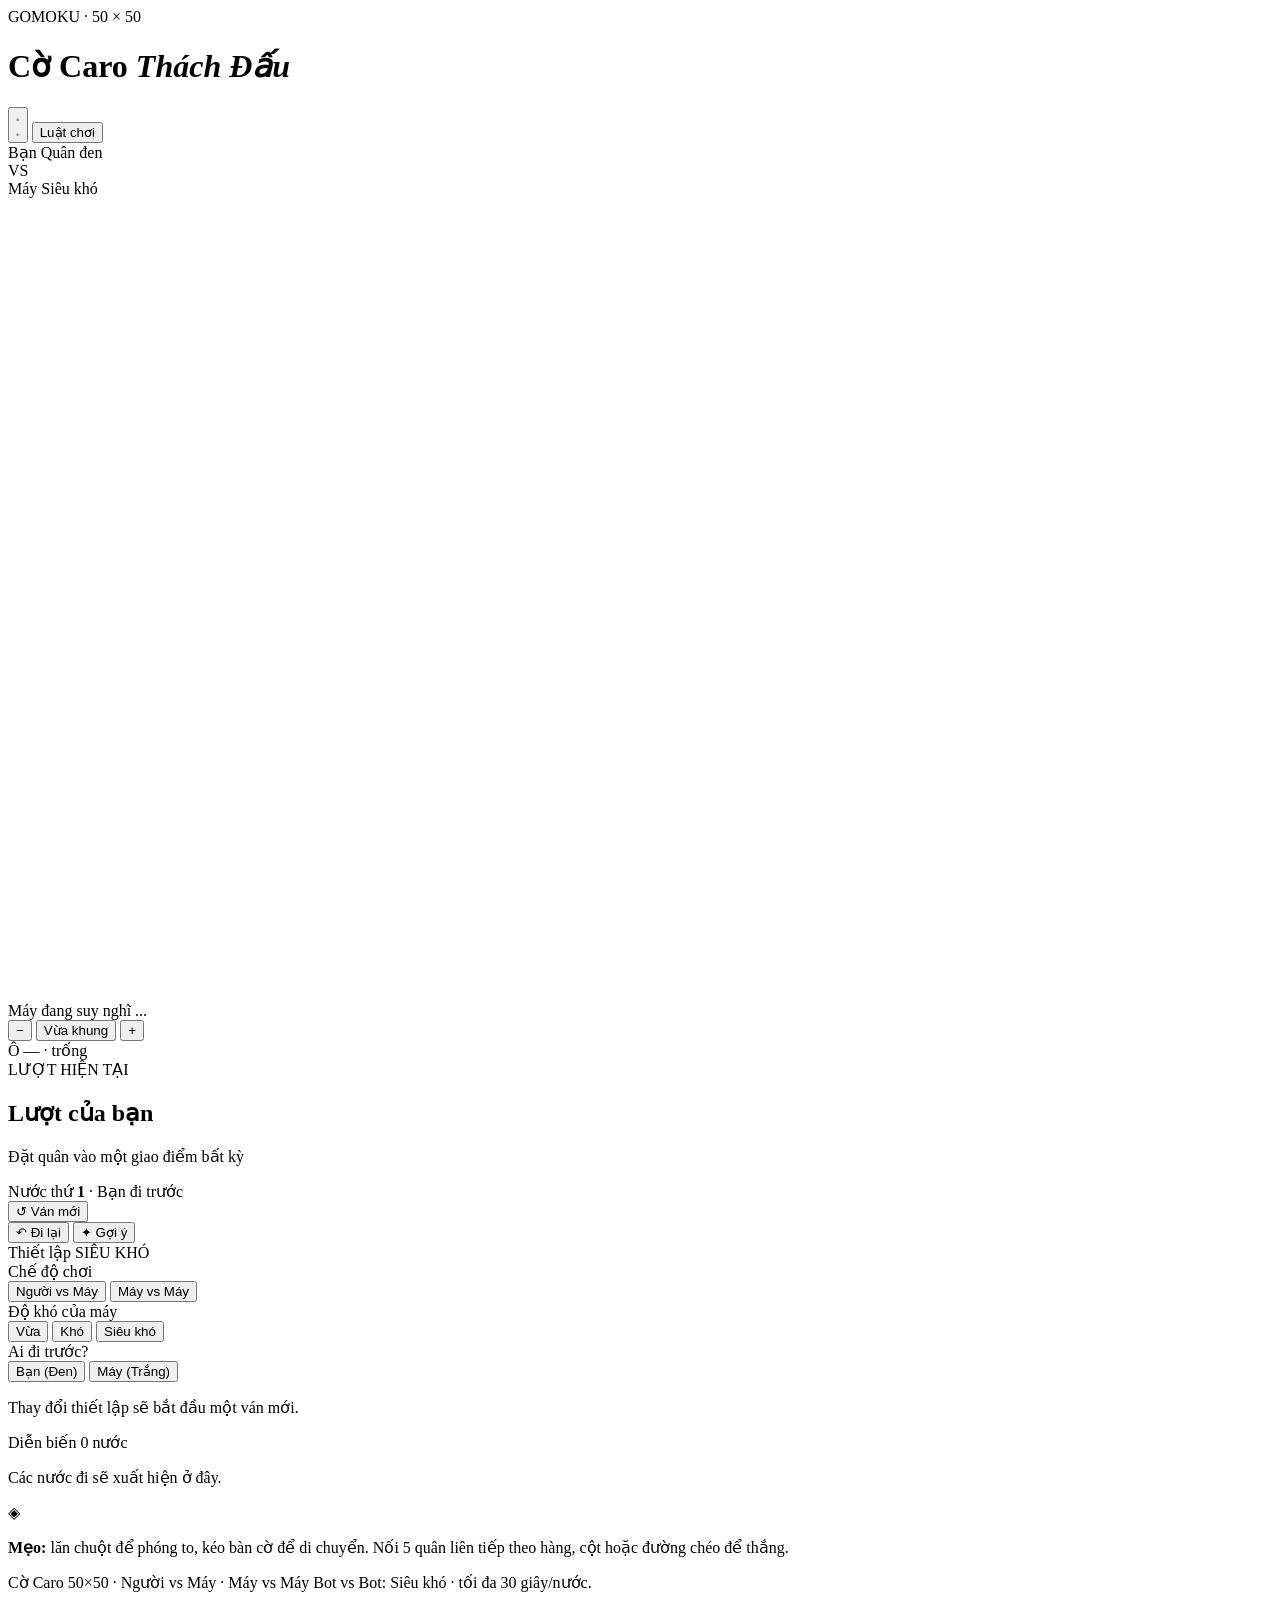
<file: src/index.template.html>
<!DOCTYPE html>
<html lang="vi">
<head>
  <meta charset="UTF-8">
  <meta name="viewport" content="width=device-width, initial-scale=1, viewport-fit=cover">
  <meta name="theme-color" content="#071018">
  <meta name="description" content="Cờ caro 50×50 — Người vs Máy hoặc 2 bot Siêu khó tự đấu, tối đa 30 giây mỗi nước.">
  <link rel="icon" href="data:image/svg+xml,%3Csvg xmlns='http://www.w3.org/2000/svg' viewBox='0 0 64 64'%3E%3Crect width='64' height='64' rx='14' fill='%230b1721'/%3E%3Ccircle cx='25' cy='32' r='12' fill='%23151b21' stroke='%23e8b86a' stroke-width='2'/%3E%3Ccircle cx='40' cy='32' r='12' fill='%23f3eadb' stroke='%23e8b86a' stroke-width='2'/%3E%3C/svg%3E">
  <title>Cờ Caro 50×50 — Đấu với máy &amp; Bot vs Bot</title>
  <style>
<!--INLINE_CSS-->
  </style>
</head>
<body>
  <div class="ambient ambient-a"></div>
  <div class="ambient ambient-b"></div>

  <div class="app">
    <header class="topbar">
      <div class="brand" aria-label="Cờ Caro Thách Đấu">
        <span class="brand-mark" aria-hidden="true"></span>
        <span>
          <span class="brand-kicker">GOMOKU · 50 × 50</span>
          <h1 class="brand-title">Cờ Caro <em>Thách Đấu</em></h1>
        </span>
      </div>
      <div class="top-actions">
        <button class="icon-btn" id="soundBtn" type="button" title="Bật/tắt âm thanh" aria-label="Bật tắt âm thanh">
          <svg id="soundOnIcon" viewBox="0 0 24 24" fill="none" stroke="currentColor" stroke-width="1.8" stroke-linecap="round" stroke-linejoin="round" aria-hidden="true">
            <path d="M11 5 6.8 8.5H3.5v7h3.3L11 19V5Z"></path>
            <path d="M15.2 9.2a4 4 0 0 1 0 5.6"></path>
            <path d="M17.8 6.6a7.6 7.6 0 0 1 0 10.8"></path>
          </svg>
          <svg id="soundOffIcon" viewBox="0 0 24 24" fill="none" stroke="currentColor" stroke-width="1.8" stroke-linecap="round" stroke-linejoin="round" aria-hidden="true" hidden>
            <path d="M11 5 6.8 8.5H3.5v7h3.3L11 19V5Z"></path>
            <path d="m15 9 5 5"></path>
            <path d="m20 9-5 5"></path>
          </svg>
        </button>
        <button class="ghost-btn" id="rulesBtn" type="button">Luật chơi</button>
      </div>
    </header>

    <main class="game-layout">
      <section class="board-column" aria-label="Bàn cờ">
        <div class="match-strip">
          <div class="player-card" id="humanCard">
            <span class="stone-icon black" aria-hidden="true"></span>
            <span>
              <span class="label" id="humanPlayerLabel">Bạn</span>
              <span class="name" id="humanPlayerName">Quân đen</span>
            </span>
            <span class="turn-dot" aria-hidden="true"></span>
          </div>
          <span class="vs">VS</span>
          <div class="player-card ai" id="aiCard">
            <span class="stone-icon white" aria-hidden="true"></span>
            <span>
              <span class="label" id="aiPlayerLabel">Máy</span>
              <span class="name" id="aiLevelLabel">Siêu khó</span>
            </span>
            <span class="turn-dot" aria-hidden="true"></span>
          </div>
        </div>

        <div class="board-shell">
          <div class="board-frame" id="boardFrame">
            <canvas id="board" width="800" height="800" aria-label="Bàn cờ caro 50 hàng 50 cột"></canvas>
            <div class="board-hover-info" id="hoverInfo"></div>
            <div class="thinking-pill" id="thinkingPill" aria-live="polite">
              <span class="spinner" aria-hidden="true"></span>
              <span id="thinkingText">Máy đang suy nghĩ</span>
              <span class="dots" aria-hidden="true">...</span>
            </div>

            <div class="result-overlay" id="resultOverlay" hidden>
              <div class="result-card" id="resultCard">
                <div class="result-kicker" id="resultKicker">Ván đấu kết thúc</div>
                <h2 id="resultTitle">Bạn đã thắng!</h2>
                <p id="resultText"></p>
                <div class="result-actions">
                  <button class="primary" id="playAgainBtn" type="button">Ván mới</button>
                  <button class="ghost" id="reviewBtn" type="button">Xem lại bàn cờ</button>
                </div>
              </div>
            </div>
          </div>

          <div class="board-tools">
            <div class="zoom-group" aria-label="Thu phóng bàn cờ">
              <button id="zoomOutBtn" type="button" title="Thu nhỏ" aria-label="Thu nhỏ">−</button>
              <button id="zoomFitBtn" type="button" title="Xem toàn bộ bàn cờ">Vừa khung</button>
              <button id="zoomInBtn" type="button" title="Phóng to" aria-label="Phóng to">+</button>
            </div>
            <div class="coord-readout" id="coordReadout">Ô — · trống</div>
          </div>
        </div>
      </section>

      <aside class="side-column" aria-label="Thông tin ván đấu">
        <section class="turn-panel glass">
          <div class="turn-top">
            <span class="eyebrow">LƯỢT HIỆN TẠI</span>
            <span class="live-dot" aria-hidden="true"></span>
          </div>
          <div class="turn-main">
            <span class="big-stone black" id="turnStone" aria-hidden="true"></span>
            <div>
              <h2 id="turnTitle">Lượt của bạn</h2>
              <p id="turnSubtitle">Đặt quân vào một giao điểm bất kỳ</p>
            </div>
          </div>
          <div class="turn-meta">
            <span>Nước thứ <strong id="moveCounter">1</strong></span>
            <span class="sep">·</span>
            <span id="thinkMeta">Bạn đi trước</span>
          </div>
          <div class="think-limit" id="thinkLimitBox" hidden>
            <div class="think-limit-head">
              <span id="thinkLimitText">Giới hạn mỗi nước: 30 giây</span>
              <span id="thinkLimitRemain">—</span>
            </div>
            <div class="think-track" aria-hidden="true"><span id="thinkProgress"></span></div>
          </div>
        </section>

        <section class="actions-panel" aria-label="Điều khiển">
          <button class="primary big" id="newGameBtn" type="button"><span aria-hidden="true">↺</span> Ván mới</button>
          <div class="action-row">
            <button class="soft pause-btn" id="pauseBtn" type="button" hidden>
              <span id="pauseIcon" aria-hidden="true">⏸</span>
              <span id="pauseLabel">Tạm dừng</span>
            </button>
            <button class="soft" id="undoBtn" type="button"><span aria-hidden="true">↶</span> Đi lại</button>
            <button class="soft" id="hintBtn" type="button"><span aria-hidden="true">✦</span> Gợi ý</button>
          </div>
        </section>

        <section class="settings-card glass">
          <div class="card-heading">
            <span>Thiết lập</span>
            <span class="mini-badge" id="difficultyBadge">SIÊU KHÓ</span>
          </div>
          <label class="field-label">Chế độ chơi</label>
          <div class="segmented" id="modeGroup" role="group" aria-label="Chế độ chơi">
            <button type="button" data-mode="pve" class="active">Người vs Máy</button>
            <button type="button" data-mode="bot">Máy vs Máy</button>
          </div>
          <div id="difficultyField">
            <label class="field-label">Độ khó của máy</label>
            <div class="segmented" id="difficultyGroup" role="group" aria-label="Độ khó">
              <button type="button" data-level="normal">Vừa</button>
              <button type="button" data-level="hard">Khó</button>
              <button type="button" data-level="super" class="active">Siêu khó</button>
            </div>
          </div>
          <div class="bot-config" id="botConfig" hidden>
            <div class="bot-config-row">
              <span class="bot-pill"><span class="mini-stone black" aria-hidden="true"></span> Bot Đen <b>Siêu khó</b></span>
              <span class="bot-pill"><span class="mini-stone white" aria-hidden="true"></span> Bot Trắng <b>Siêu khó</b></span>
            </div>
            <p class="bot-time-note"><span aria-hidden="true">⏱</span> Tối đa <strong>30 giây</strong> cho mỗi nước</p>
          </div>
          <label class="field-label" id="firstLabel">Ai đi trước?</label>
          <div class="segmented" id="firstGroup" role="group" aria-label="Người đi trước">
            <button type="button" data-first="human" id="firstHumanBtn" class="active">Bạn (Đen)</button>
            <button type="button" data-first="ai" id="firstAiBtn">Máy (Trắng)</button>
          </div>
          <p class="setting-note" id="settingsNote">Thay đổi thiết lập sẽ bắt đầu một ván mới.</p>
        </section>

        <section class="history-card glass">
          <div class="card-heading">
            <span>Diễn biến</span>
            <span class="history-count" id="historyCount">0 nước</span>
          </div>
          <div class="history-list" id="historyList">
            <p class="empty-note">Các nước đi sẽ xuất hiện ở đây.</p>
          </div>
        </section>

        <section class="tip-card">
          <span class="tip-icon" aria-hidden="true">◈</span>
          <p><strong>Mẹo:</strong> lăn chuột để phóng to, kéo bàn cờ để di chuyển. Nối 5 quân liên tiếp theo hàng, cột hoặc đường chéo để thắng.</p>
        </section>
      </aside>
    </main>

    <footer class="footer">
      <span>Cờ Caro 50×50 · Người vs Máy · Máy vs Máy</span>
      <span>Bot vs Bot: Siêu khó · tối đa 30 giây/nước.</span>
    </footer>
  </div>

  <div class="modal" id="rulesModal" hidden role="dialog" aria-modal="true" aria-labelledby="rulesTitle">
    <div class="modal-card">
      <button class="modal-close" id="rulesCloseBtn" type="button" aria-label="Đóng">×</button>
      <p class="modal-kicker">HƯỚNG DẪN</p>
      <h2 id="rulesTitle">Luật chơi</h2>
      <div class="rule-list">
        <div class="rule-item">
          <span class="rule-num">01</span>
          <p><strong>Bàn cờ 50 × 50.</strong> Bạn cầm quân đen, máy cầm quân trắng. Mỗi bên lần lượt đặt một quân vào giao điểm còn trống.</p>
        </div>
        <div class="rule-item">
          <span class="rule-num">02</span>
          <p><strong>Nối 5 quân liên tiếp</strong> theo hàng ngang, hàng dọc hoặc đường chéo để giành chiến thắng. Chuỗi từ 5 quân trở lên đều thắng.</p>
        </div>
        <div class="rule-item">
          <span class="rule-num">03</span>
          <p><strong>Không có nước cấm.</strong> Luật chơi tự do, không chặn hai đầu, không giới hạn số quân trên một hàng.</p>
        </div>
        <div class="rule-item">
          <span class="rule-num">04</span>
          <p><strong>Điều khiển:</strong> chạm hoặc bấm để đánh; lăn chuột để phóng to; kéo bàn cờ để di chuyển khi đã phóng to. Trên điện thoại, chụm hai ngón để thu phóng.</p>
        </div>
        <div class="rule-item">
          <span class="rule-num">05</span>
          <p><strong>Trợ giúp:</strong> dùng <strong>Đi lại</strong> để lùi nước, <strong>Gợi ý</strong> để xem nước đi mà máy cho là mạnh nhất cho bạn.</p>
        </div>
        <div class="rule-item">
          <span class="rule-num">06</span>
          <p><strong>Máy vs Máy:</strong> hai bot đều ở mức <strong>Siêu khó</strong> và tự chơi với nhau; mỗi nước được suy nghĩ tối đa <strong>30 giây</strong>. Bạn có thể tạm dừng hoặc tiếp tục theo dõi.</p>
        </div>
      </div>
      <div class="modal-footer">
        <button class="primary" id="rulesPlayBtn" type="button">Đã hiểu</button>
      </div>
    </div>
  </div>

  <div class="toast" id="toast" role="status" aria-live="polite"></div>

  <script id="aiWorkerSource" type="text/js-worker">
<!--INLINE_WORKER-->
  </script>

  <script>
<!--INLINE_APP-->
  </script>
</body>
</html>
</file>
